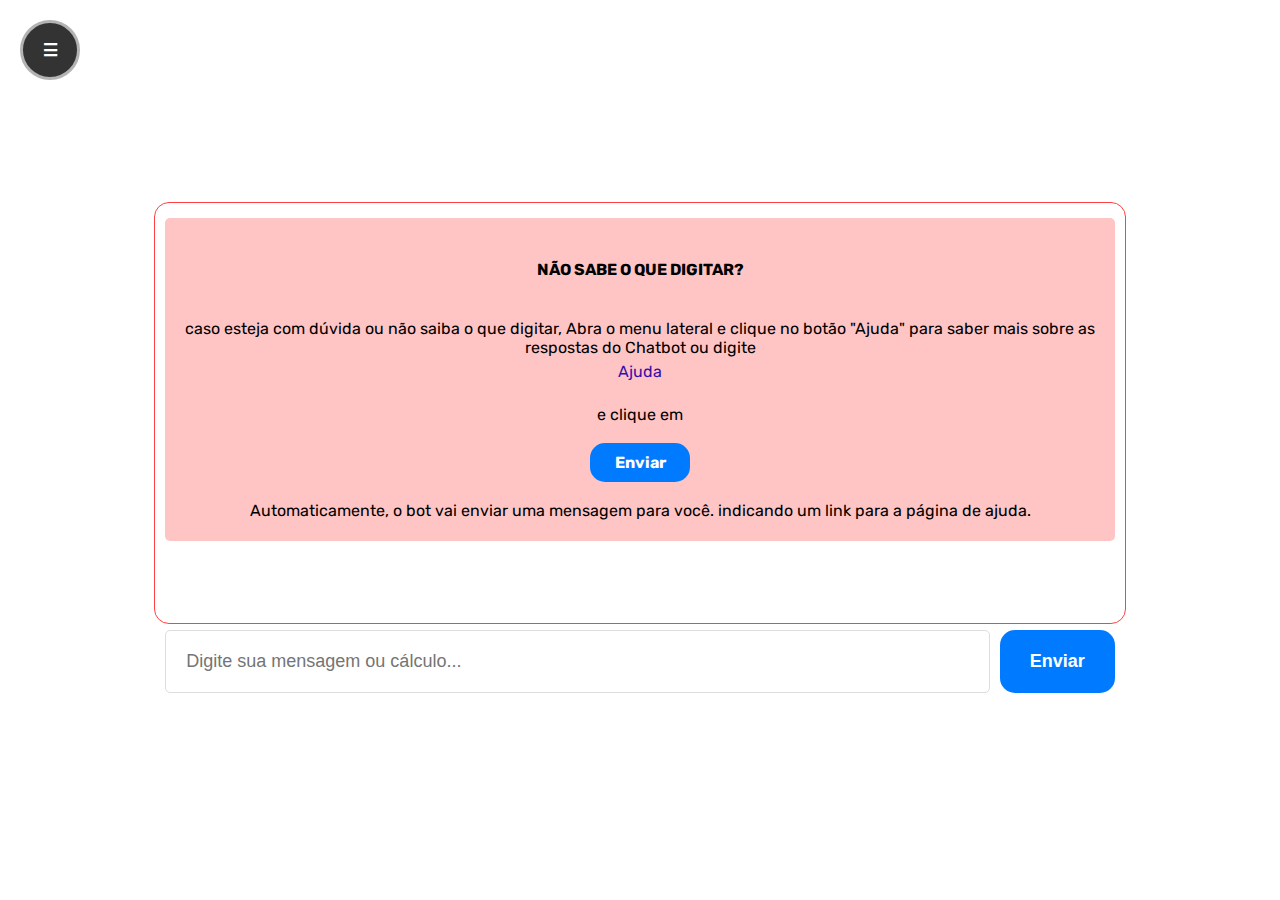
<file: index.html>
<!DOCTYPE html>
<html lang="pt-br">
<head>
    <meta charset="UTF-8">
    <meta name="viewport" content="width=device-width, initial-scale=1.0">
    <link rel="stylesheet" href="styles/chatbot_basico_estilo.css">
    <link rel="stylesheet" href="chatbot-tools/light&dark-mode/ldm_estilo.css">
    <link rel="stylesheet" href="chatbot-tools/sidebar/sidebar_estilo.css">
    <link rel="stylesheet" href="styles/media_style.css">
    <link rel="stylesheet" href="chatbot-tools/load/loading-spin.css">
    <link rel="stylesheet" href="chatbot-tools/tabs/tab_style.css">
    <link rel="stylesheet" href="chatbot-numerico-files/styles/chatbot_numerico_estilo.css">
    <link rel="stylesheet" href="chatbot-numerico-files/tabs/chatnum_estilo_tab.css">
    <link rel="stylesheet" href="chatbot-numerico-files/styles/media_style.css">
    <link rel="shortcut icon" href="chatbot_img/bot_icon-chatbot_basico-high-resolution-logo-transparent.png" type="image/x-icon">

    <title>Chatbot Básico</title>

    <link rel="preconnect" href="https://fonts.googleapis.com">
    <link rel="preconnect" href="https://fonts.gstatic.com" crossorigin>
    <link href="https://fonts.googleapis.com/css2?family=Fira+Sans:ital,wght@0,100;0,200;0,300;0,400;0,500;0,600;0,700;0,800;0,900;1,100;1,200;1,300;1,400;1,500;1,600;1,700;1,800;1,900&family=Noto+Sans:ital,wght@0,100..900;1,100..900&family=Rubik:ital,wght@0,300..900;1,300..900&family=Smooch+Sans:wght@100..900&display=swap" rel="stylesheet">
</head>
<body> 

<!-- Botão de ocultar/mostrar menu lateral -->
<button id="toggleBtn">☰</button> 


<!-- Menu lateral -->

<div class="sidebar hidden" id="sidebar">

    <div class="tab">
        <button class="tablinks" onclick="openTab(event, 'Aba1')" id="defaultOpen"><img src="chatbot-numerico-files/img/bot_icon-chatbot_basico-high-resolution-logo-transparent.png" alt="chatbot basico" id="img-tab1"><p>Chatbot Básico</p></button>
        <button class="tablinks" onclick="openTab(event, 'Aba2')"><img src="chatbot-numerico-files/img/bot_icon-chatbot_conversor-high-resolution-logo-transparent.png" alt="chatbot numerico" id="img-tab1"><p>Chatbot Numérico</p></button>
    </div>
    
    <div id="color-btn-area">
        <button class="color-btn" style="background-color: #ffffff;" onclick="modoClaro()">Modo Claro</button>
        <button class="color-btn" style="background-color: #191919; color: white;" onclick="modoEscuro()">Modo Escuro</button>
    </div>

    <hr style="background-color: #a0a0a0;">

    <ul>
        <li><a href="ajuda/" id="help-btn" rel="noopener noreferrer" target="_blank">Ajuda</a></li>
    </ul>

    <ul>
        <li><a href="notas-tecnicas-chatbot-v02.html" target="_blank" rel="noopener noreferrer" class="novidades-btn">Novidades</a></li>
    </ul>

    <p><strong>Versão:</strong> 0.2</p>
</div>


<!-- Conteúdo principal (Chatbot Básico e Chatbot Numérico)-->

<div class="content" id="content">

    <!-- Chatbot Básico -->
    <div id="Aba1" class="tab-content">

    <div id="chat-window">

    <div id="notification"></div>    

    </div>
    
    <div id="input-area">
        <input type="text" id="user-input" placeholder="Digite sua mensagem ou cálculo...">
        <button id="send-btn" aria-label="Enviar">Enviar</button>
    </div>
    </div>

    <!-- Chatbot Numérico-->

    <div id="Aba2" class="tab-content">
        
            <div class="tab-convert">
                <button style="border: 1px solid #00ff8c; border-bottom-left-radius: 15px; border-top-left-radius: 15px;" class="tablinks-1" onclick="abaChatnum(event, 'Aba3')" id="defaultOpen2"><img src="chatbot-numerico-files/img/division-with-remainder-high-resolution-logo-transparent.png" alt="divisao com resto" id="img-divisao-com-resto">Divisão com resto</button>
                <button style="border: 1px solid #00ff8c; border-bottom-right-radius: 15px; border-top-right-radius: 15px;" class="tablinks-1" onclick="abaChatnum(event, 'Aba4')"><img src="chatbot-numerico-files/img/binary-icon-high-resolution-logo-transparent.png" alt="conversao de bases" id="img-conversao-de-bases">Conversão de bases</button>
            </div>

            <!-- Chatbot Numérico (modo: divisão com resto)-->

            <div id="Aba3" class="tab-content2">
                <div id="chat-window-2"><b>Modo:</b> Divisão com resto</div>

                <div id="input-area2">
                    <input type="number" id="numerator" placeholder="Dividendo"/>
                    <input type="number" id="denominator" placeholder="Divisor"/>
                    <button id="send-btn-2" onclick="calculate()">Calcular</button>
                 </div>
                <script src="_chatbot-numerico-files/scripts/chatbot_d-remainder_script.js"></script>
            </div>


            <!-- Chatbot Numérico (modo: conversão de bases)-->

            <div id="Aba4" class="tab-content2"> 
                <div id="chat-window-3"><b>Modo:</b> Conversão de bases</div>

                <div id="input-area2">
                    <input type="text" id="user-input-3" placeholder="Digite sua conversão..."/>
                    <button id="send-btn-3">Converter</button>
                </div>
               <script src="_chatbot-numerico-files/scripts/chatbot_convert_n_script.js"></script>
            </div>

    </div>




</div>
    

    <script src="scripts/chatbot_basico_script.js"></script>
    <script src="scripts/bot_response.js"></script>
    <script src="scripts/send.js"></script> 
    <script src="chatbot-tools/tabs/tab_script.js"></script>
    <script src="chatbot-tools/light&dark-mode/ldm_script.js"></script>
    <script src="chatbot-tools/sidebar/sidebar_script.js"></script>
    <script src="chatbot-numerico-files/tabs/chatnum_tab_script.js"></script>
    <script src="js/include.js"></script>
</body>
</html>
</file>
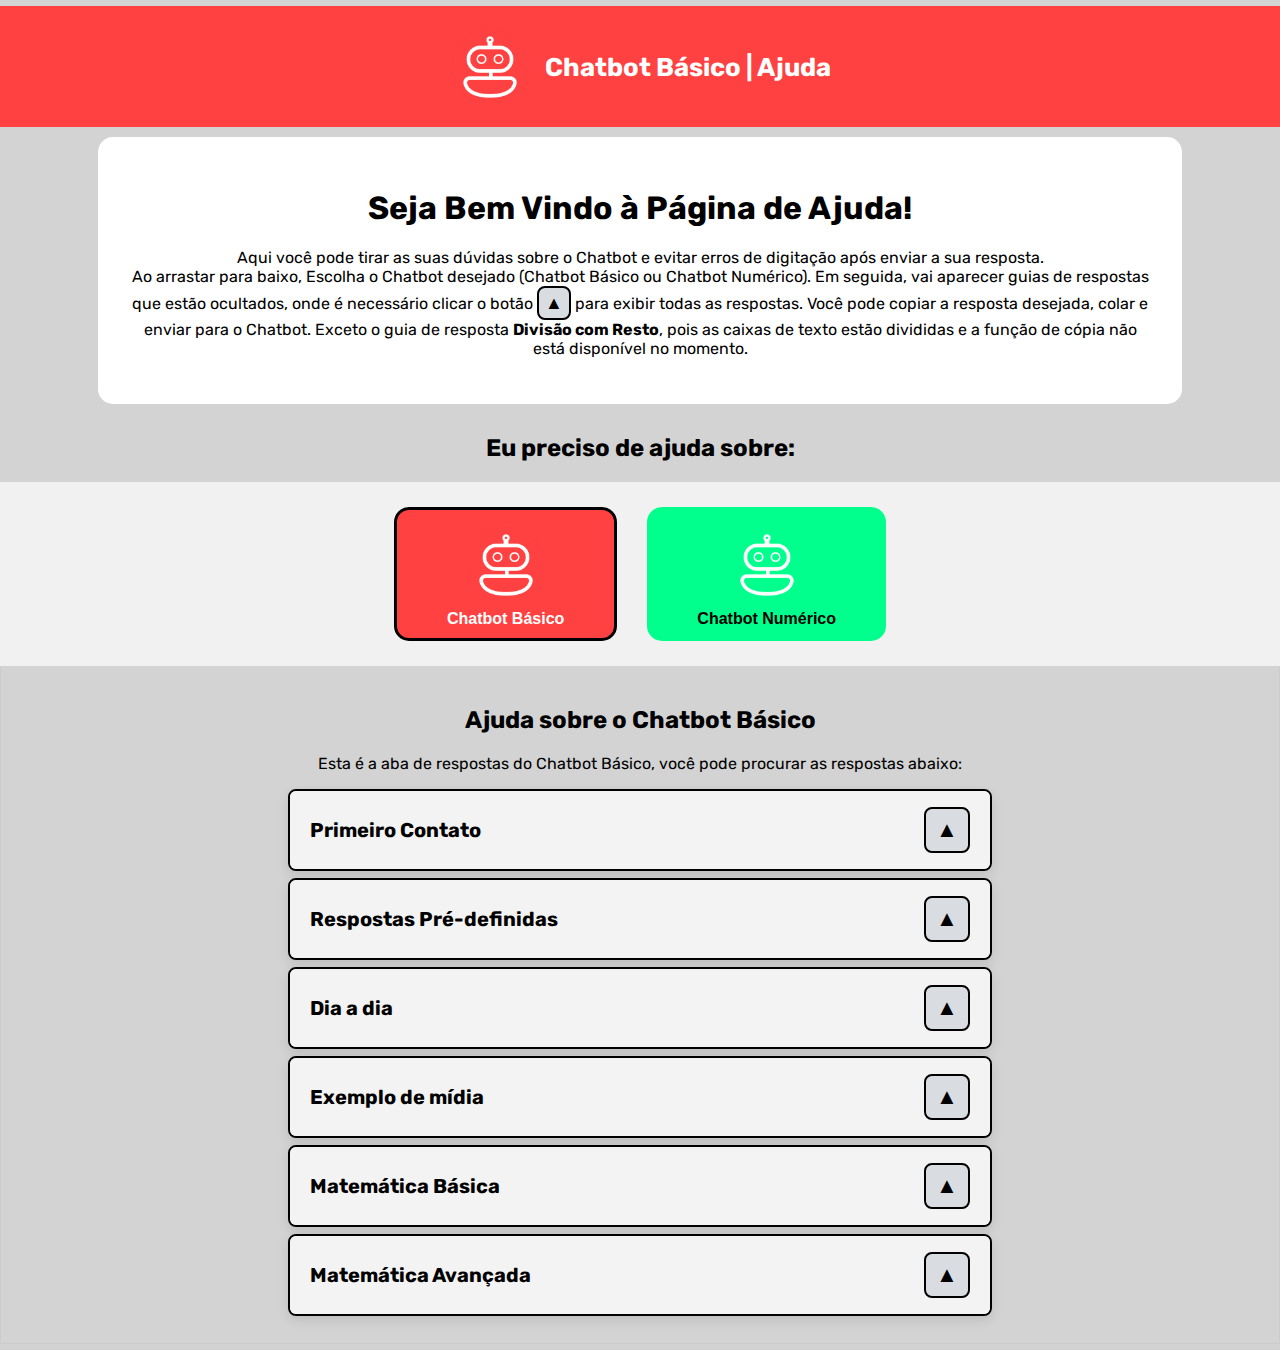
<file: ajuda/index.html>
<!DOCTYPE html>
<html lang="pt-br">
<head>
    <meta charset="UTF-8">
    <meta name="viewport" content="width=device-width, initial-scale=1.0">
    <link rel="stylesheet" href="_chatbot-help-files/chatbot-help_estilo.css">
    <link rel="stylesheet" href="_chatbot-help-files/tabs/tabs_estilo.css">
    <link rel="stylesheet" href="_chatbot-help-files/copytext/text-box_estilo.css">
    <link rel="stylesheet" href="_chatbot-help-files/media_style.css">
    <link rel="stylesheet" href="_chatbot-help-files/menu-accordion/menu-ac_estilo.css">
    <title>Chatbot Básico | Ajuda</title>
    <link rel="shortcut icon" href="_chatbot-help-files/bot_icon-chatbot_basico-high-resolution-logo-transparent.png" type="image/x-icon">
    <link rel="preconnect" href="https://fonts.googleapis.com">
    <link rel="preconnect" href="https://fonts.gstatic.com" crossorigin>
    <link href="https://fonts.googleapis.com/css2?family=Fira+Sans:ital,wght@0,100;0,200;0,300;0,400;0,500;0,600;0,700;0,800;0,900;1,100;1,200;1,300;1,400;1,500;1,600;1,700;1,800;1,900&family=Noto+Sans:ital,wght@0,100..900;1,100..900&family=Rubik:ital,wght@0,300..900;1,300..900&family=Smooch+Sans:wght@100..900&display=swap" rel="stylesheet">
</head>
<body>
    <header>
        <div class="header-content">
            <img src="_chatbot-help-files/bot_icon-chatbot_basico-high-resolution-logo-transparent.png" alt="">
            <p id="header-title">Chatbot Básico | Ajuda</p>
        </div>
    </header>

    <div id="help-content">
        <h1>Seja Bem Vindo à Página de Ajuda!</h1>
        <p>Aqui você pode tirar as suas dúvidas sobre o Chatbot e evitar erros de digitação após enviar a sua resposta.<br>Ao arrastar para baixo, Escolha o Chatbot desejado (Chatbot Básico ou Chatbot Numérico). Em seguida, vai aparecer guias de respostas que estão ocultados, onde é necessário clicar o botão <button class="icone-btn">▲</button> para exibir todas as respostas. Você pode copiar a resposta desejada, colar e enviar para o Chatbot. Exceto o guia de resposta <b>Divisão com Resto</b>, pois as caixas de texto estão divididas e a função de cópia não está disponível no momento.</p>
    </div>

    <h2>Eu preciso de ajuda sobre:</h2>

    <div class="tab">
        <button class="tablinks" onclick="openTab(event, 'Aba1')" id="defaultOpen" style="background-color: #ff4141; color: white; font-weight: bold;"><img src="_chatbot-help-files/bot_icon-chatbot_basico-high-resolution-logo-transparent.png" alt="Ajuda sobre Chatbot Básico" width="80px">Chatbot Básico</button>
        <button class="tablinks" onclick="openTab(event, 'Aba2')" style="background-color: #00ff8c; color: black; font-weight: bold;"><img src="_chatbot-help-files/bot_icon-chatbot_conversor-high-resolution-logo-transparent.png" alt="Ajuda sobre Chatbot Conversor" width="80px">Chatbot Numérico</button>
    </div>

    <!-- Aba Chatbot Básico -->

    <div id="Aba1" class="tab-content">
        <h2>Ajuda sobre o Chatbot Básico</h2>
        <p>Esta é a aba de respostas do Chatbot Básico, você pode procurar as respostas abaixo:</p>

        <div class="center-content">

            <div class="menu" id="menu">
                <div class="menu-header" onclick="toggleMenu()">
                    <span>Primeiro Contato</span>
                    <button class="toggle-btn">▲</button>
                </div>

                <div id="primeiro contato"></div>
            </div>


            <div class="menu" id="menu2">
                <div class="menu-header" onclick="toggleMenu2()">
                    <span>Respostas Pré-definidas</span>
                    <button class="toggle-btn">▲</button>
                </div>

                <div id="respostas predefinidas"></div>
            </div>


            <div class="menu" id="menu3">
                <div class="menu-header" onclick="toggleMenu3()">
                    <span>Dia a dia</span>
                    <button class="toggle-btn">▲</button>
                </div>

                <div id="dia a dia"></div>
            </div>

            <div class="menu" id="menu4">
                <div class="menu-header" onclick="toggleMenu4()">
                    <span>Exemplo de mídia</span>
                    <button class="toggle-btn">▲</button>
                </div>

                <div id="exemplo de midia"></div>
            </div>

            <div class="menu" id="menu5">
                <div class="menu-header" onclick="toggleMenu5()">
                    <span>Matemática Básica</span>
                    <button class="toggle-btn">▲</button>
                </div>

                <div id="matematica basica"></div>
            </div>

            <div class="menu" id="menu6">
                <div class="menu-header" onclick="toggleMenu6()">
                    <span>Matemática Avançada</span>
                    <button class="toggle-btn">▲</button>
                </div>

                <div id="matematica avançada"></div>
            </div>

        </div>

    </div>



    <!-- Aba Chatbot Numérico -->

    <div id="Aba2" class="tab-content">
        <h2>Ajuda sobre o Chatbot Numérico</h2>
        <p>Esta é a aba de respostas do Chatbot Numérico, você pode procurar as respostas abaixo:</p>



        <div class="center-content">

            <div class="menu" id="menu7">
                <div class="menu-header" onclick="toggleMenu7()">
                    <span>Divisão com Resto</span>
                    <button class="toggle-btn">▲</button>
                </div>

                <div id="divisão com resto"></div>
            </div>

            <div class="menu" id="menu8">
                <div class="menu-header" onclick="toggleMenu8()">
                    <span>Conversões de Números</span>
                    <button class="toggle-btn">▲</button>
                </div>

                <div id="conversão de números"></div>
            </div>
    </div>

    <script src="_chatbot-help-files/tabs/tabs_script.js"></script>
    <script src="_chatbot-help-files/copytext/copytext_list0.js"></script>
    <script src="_chatbot-help-files/copytext/copytext_list1.js"></script>
    <script src="_chatbot-help-files/copytext/copytext_list2.js"></script>
    <script src="_chatbot-help-files/copytext/copytext_list3.js"></script>
    <script src="_chatbot-help-files/copytext/copytext_list4.js"></script>
    <script src="_chatbot-help-files/copytext/copytext_list5.js"></script>
    <script src="_chatbot-help-files/copytext/clipboard.js"></script>
    <script src="_chatbot-help-files/menu-accordion/menu-ac_scripts.js"></script>
    <script src="js/include.js"></script>
</body>
</html>
</file>
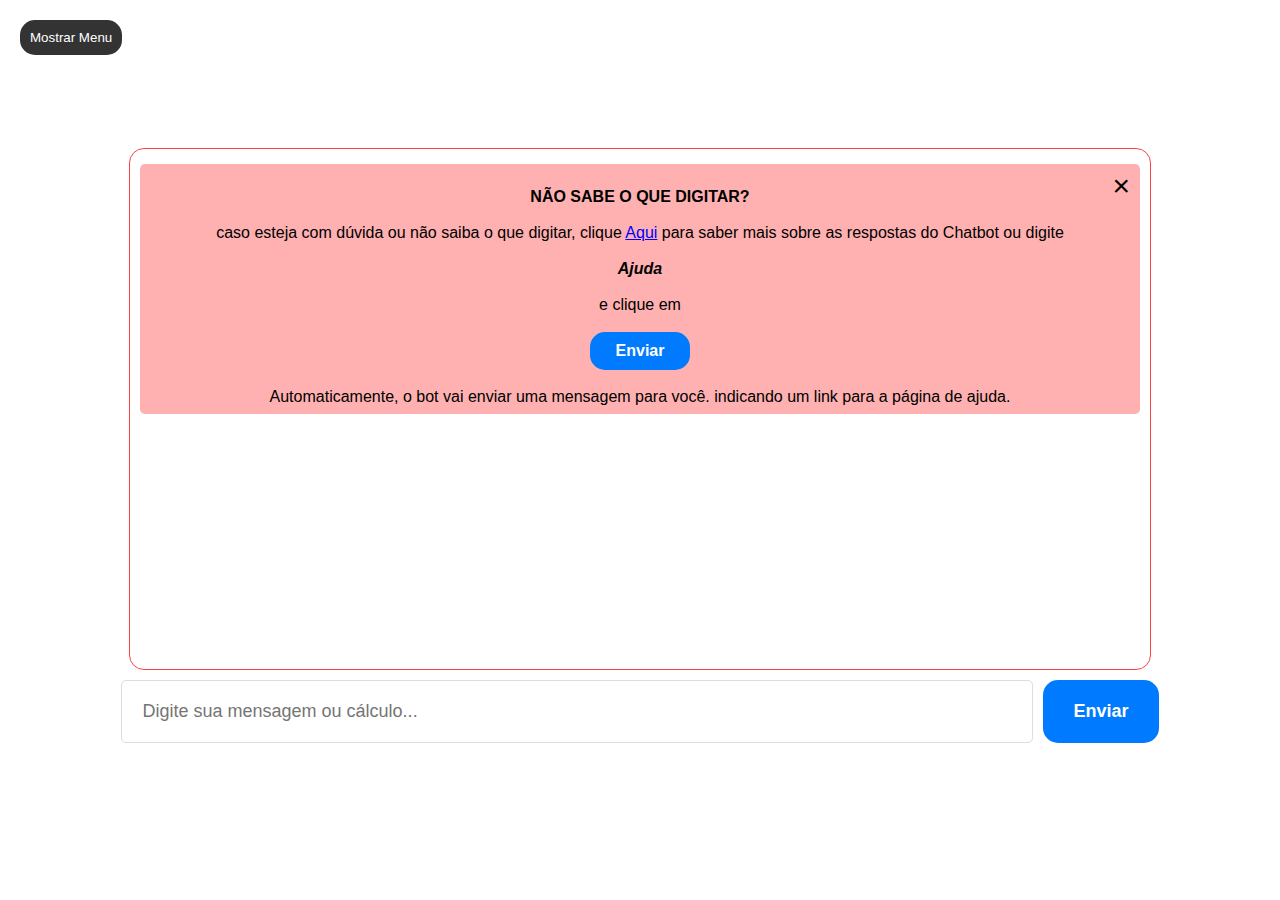
<file: chatbot-basico-main v0.1/index.html>
<!DOCTYPE html>
<html lang="pt-br">
<head>
    <meta charset="UTF-8">
    <meta name="viewport" content="width=device-width, initial-scale=1.0">
    <link rel="stylesheet" href="chatbot_basico_estilo.css">
    <link rel="stylesheet" href="chatbot_tools/light&dark-mode/ldm_estilo.css">
    <link rel="stylesheet" href="chatbot_tools/sidebar/sidebar_estilo.css">
    <link rel="stylesheet" href="media_style.css">
    <link rel="stylesheet" href="chatbot_tools/load/loading-spin.css">
    <link rel="shortcut icon" href="chatbot_img/bot_icon-chatbot_basico-high-resolution-logo-transparent.png" type="image/x-icon">
    
    <title>Chatbot Básico</title>
</head>
<body>

<!-- Botão de ocultar/mostrar menu lateral -->
<button id="toggleBtn">Mostrar Menu</button>

<!-- Menu lateral -->
<div class="sidebar hidden" id="sidebar">
    <ul>
        <li><img src='conversor/chatbot-conversor-files/bot_icon-chatbot_conversor-high-resolution-logo-transparent.png' alt='Exemplo de imagem' width='60px' style="width: 100px;"><a href="conversor/" target="_blank" class="conversor-btn">Chatbot Conversor</a></li>
    </ul>
    <div id="color-btn-area">
        <button class="color-btn" style="background-color: rgb(255, 255, 255);" onclick="modoClaro()">Modo Claro</button>
    <button class="color-btn" style="background-color: rgb(25, 25, 25); color: white;" onclick="modoEscuro()">Modo Escuro</button>
    </div>

    <hr>

    <ul>
        <li><a href="notas-tecnicas-chatbot-v01.html" target="_blank" rel="noopener noreferrer" class="novidades-btn">Novidades</a></li>
    </ul>

    <p><strong>Versão:</strong> 0.1</p>
</div>


    <div id="chat-window">

        <div class="notification"> 
            <span class="close" onclick="this.parentElement.style.display='none'">&times;</span>
            <p><div id="font-bold">NÃO SABE O QUE DIGITAR?</div><br>caso esteja com dúvida ou não saiba o que digitar,
                clique <a href="help/" target="_blank">Aqui</a> para saber mais sobre as
                respostas do Chatbot ou digite<br><br><div id="font-italic" style="font-weight: bold;">Ajuda</div> <br> e clique em 
                <br><br><div id="font-bold" style="background-color: #007bff; padding: 10px; color: white; width: 80px; border-radius: 15px; margin: 0 auto;">Enviar</div>
                <br>Automaticamente, o bot vai enviar uma mensagem para você. indicando um link para a página de ajuda.
        </div></p>

    </div>
    
    <div id="input-area">
        <input type="text" id="user-input" placeholder="Digite sua mensagem ou cálculo...">
        <button id="send-btn" aria-label="Enviar">Enviar</button>
    </div>

    <script src="chatbot_basico_script.js"></script>
    <script src="bot_response.js"></script>
    <script src="send.js"></script> 
    <script src="chatbot_tools/light&dark-mode/ldm_script.js"></script>
    <script src="chatbot_tools/sidebar/sidebar_script.js"></script>
</body>
</html>
</file>
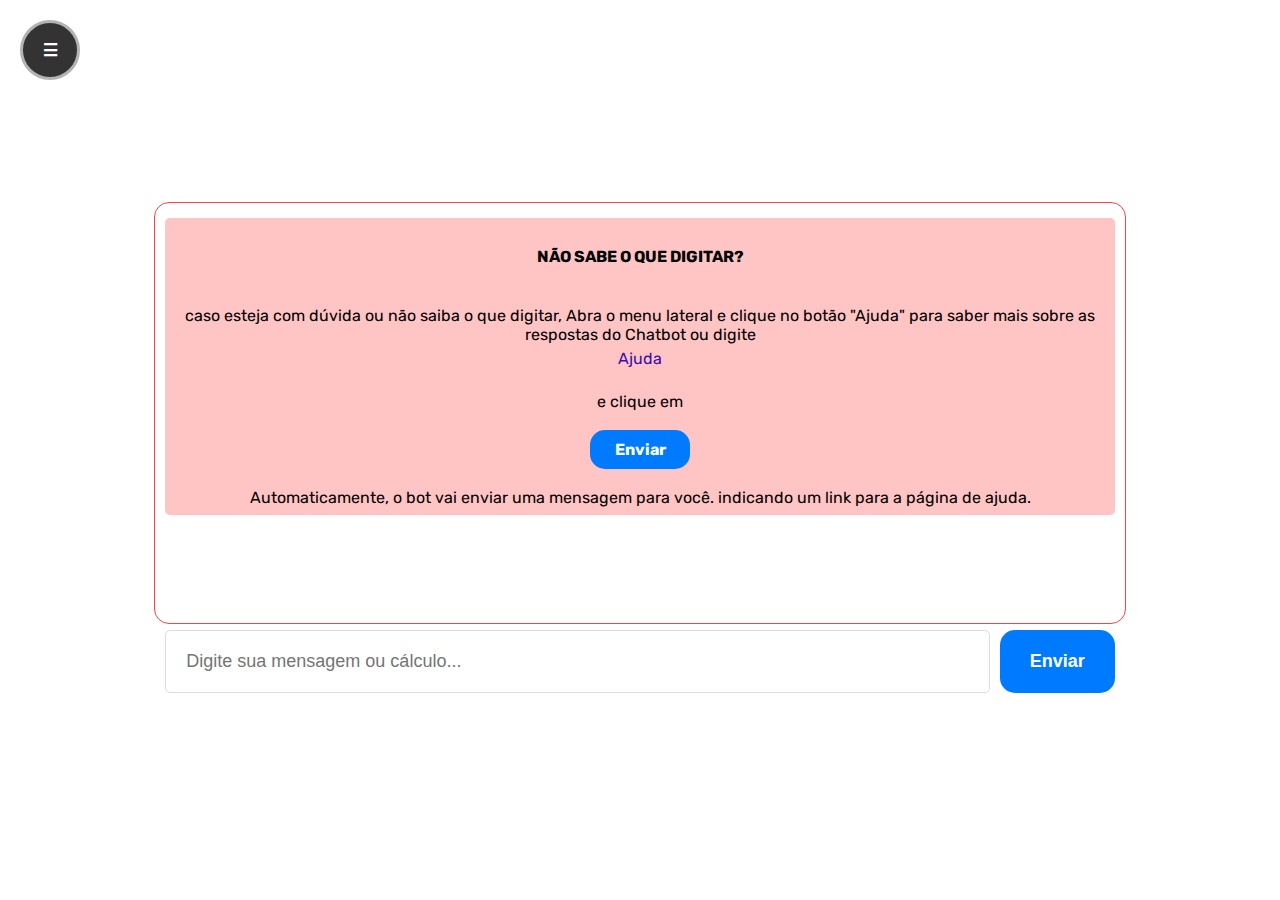
<file: chatbot-basico-main_atualizacao/index.html>
<!DOCTYPE html>
<html lang="pt-br">
<head>
    <meta charset="UTF-8">
    <meta name="viewport" content="width=device-width, initial-scale=1.0">
    <link rel="stylesheet" href="_styles/chatbot_basico_estilo.css">
    <link rel="stylesheet" href="_chatbot-tools/light&dark-mode/ldm_estilo.css">
    <link rel="stylesheet" href="_chatbot-tools/sidebar/sidebar_estilo.css">
    <link rel="stylesheet" href="_styles/media_style.css">
    <link rel="stylesheet" href="_chatbot-tools/load/loading-spin.css">
    <link rel="stylesheet" href="_chatbot-tools/tabs/tab_style.css">
    <link rel="stylesheet" href="_chatbot-numerico-files/styles/chatbot_numerico_estilo.css">
    <link rel="stylesheet" href="_chatbot-numerico-files/tabs/chatnum_estilo_tab.css">
    <link rel="stylesheet" href="_chatbot-numerico-files/styles/media_style.css">
    <link rel="shortcut icon" href="chatbot_img/bot_icon-chatbot_basico-high-resolution-logo-transparent.png" type="image/x-icon">

    <title>Chatbot Básico</title>

    <link rel="preconnect" href="https://fonts.googleapis.com">
    <link rel="preconnect" href="https://fonts.gstatic.com" crossorigin>
    <link href="https://fonts.googleapis.com/css2?family=Fira+Sans:ital,wght@0,100;0,200;0,300;0,400;0,500;0,600;0,700;0,800;0,900;1,100;1,200;1,300;1,400;1,500;1,600;1,700;1,800;1,900&family=Noto+Sans:ital,wght@0,100..900;1,100..900&family=Rubik:ital,wght@0,300..900;1,300..900&family=Smooch+Sans:wght@100..900&display=swap" rel="stylesheet">
</head>
<body> 

<!-- Botão de ocultar/mostrar menu lateral -->
<button id="toggleBtn">☰</button> 


<!-- Menu lateral -->

<div class="sidebar hidden" id="sidebar">

    <div class="tab">
        <button class="tablinks" onclick="openTab(event, 'Aba1')" id="defaultOpen"><img src="_chatbot-numerico-files/img/bot_icon-chatbot_basico-high-resolution-logo-transparent.png" alt="chatbot basico" id="img-tab1"><p>Chatbot Básico</p></button>
        <button class="tablinks" onclick="openTab(event, 'Aba2')"><img src="_chatbot-numerico-files/img/bot_icon-chatbot_conversor-high-resolution-logo-transparent.png" alt="chatbot numerico" id="img-tab1"><p>Chatbot Numérico</p></button>
    </div>
    
    <div id="color-btn-area">
        <button class="color-btn" style="background-color: #ffffff;" onclick="modoClaro()">Modo Claro</button>
        <button class="color-btn" style="background-color: #191919; color: white;" onclick="modoEscuro()">Modo Escuro</button>
    </div>

    <hr style="background-color: #a0a0a0;">

    <ul>
        <li><a href="ajuda/" id="help-btn" rel="noopener noreferrer" target="_blank">Ajuda</a></li>
    </ul>

    <ul>
        <li><a href="notas-tecnicas-chatbot-v02.html" target="_blank" rel="noopener noreferrer" class="novidades-btn">Novidades</a></li>
    </ul>

    <p><strong>Versão:</strong> 0.2</p>
</div>


<!-- Conteúdo principal (Chatbot Básico e Chatbot Numérico)-->

<div class="content" id="content">

    <!-- Chatbot Básico -->
    <div id="Aba1" class="tab-content">

        <div id="chat-window">

        <div id="notification"> 
            <h4 id="font-bold">NÃO SABE O QUE DIGITAR?</h4><br>caso esteja com dúvida ou não saiba o que digitar, Abra o menu lateral e clique no botão "Ajuda" para saber mais sobre as
                respostas do Chatbot ou digite <p class="tooltip-item" onclick="digiteAjuda('Ajuda')">Ajuda</p> <br> e clique em 
                <br><br><div id="font-bold" style="background-color: #007bff; padding: 10px; color: white; width: 80px; border-radius: 15px; margin: 0 auto; cursor:cell;">Enviar</div>
                <br>Automaticamente, o bot vai enviar uma mensagem para você. indicando um link para a página de ajuda.
        </div>

    </div>
    
    <div id="input-area">
        <input type="text" id="user-input" placeholder="Digite sua mensagem ou cálculo...">
        <button id="send-btn" aria-label="Enviar">Enviar</button>
    </div>
    </div>

    <!-- Chatbot Numérico-->

    <div id="Aba2" class="tab-content">
        
            <div class="tab-convert">
                <button style="border: 1px solid #00ff8c; border-bottom-left-radius: 15px; border-top-left-radius: 15px;" class="tablinks-1" onclick="abaChatnum(event, 'Aba3')" id="defaultOpen2"><img src="_chatbot-numerico-files/img/division-with-remainder-high-resolution-logo-transparent.png" alt="divisao com resto" id="img-divisao-com-resto">Divisão com resto</button>
                <button style="border: 1px solid #00ff8c; border-bottom-right-radius: 15px; border-top-right-radius: 15px;" class="tablinks-1" onclick="abaChatnum(event, 'Aba4')"><img src="_chatbot-numerico-files/img/binary-icon-high-resolution-logo-transparent.png" alt="conversao de bases" id="img-conversao-de-bases">Conversão de bases</button>
            </div>

            <!-- Chatbot Numérico (modo: divisão com resto)-->

            <div id="Aba3" class="tab-content2">
                <div id="chat-window-2"><b>Modo:</b> Divisão com resto</div>

                <div id="input-area2">
                    <input type="number" id="numerator" placeholder="Dividendo"/>
                    <input type="number" id="denominator" placeholder="Divisor"/>
                    <button id="send-btn-2" onclick="calculate()">Calcular</button>
                 </div>
                <script src="_chatbot-numerico-files/scripts/chatbot_d-remainder_script.js"></script>
            </div>


            <!-- Chatbot Numérico (modo: conversão de bases)-->

            <div id="Aba4" class="tab-content2"> 
                <div id="chat-window-3"><b>Modo:</b> Conversão de bases</div>

                <div id="input-area2">
                    <input type="text" id="user-input-3" placeholder="Digite sua conversão..."/>
                    <button id="send-btn-3">Converter</button>
                </div>
               <script src="_chatbot-numerico-files/scripts/chatbot_convert_n_script.js"></script>
            </div>

    </div>




</div>
    

    <script src="_scripts/chatbot_basico_script.js"></script>
    <script src="_scripts/bot_response.js"></script>
    <script src="_scripts/send.js"></script> 
    <script src="_chatbot-tools/tabs/tab_script.js"></script>
    <script src="_chatbot-tools/light&dark-mode/ldm_script.js"></script>
    <script src="_chatbot-tools/sidebar/sidebar_script.js"></script>
    <script src="_chatbot-numerico-files/tabs/chatnum_tab_script.js"></script>
</body>
</html>
</file>
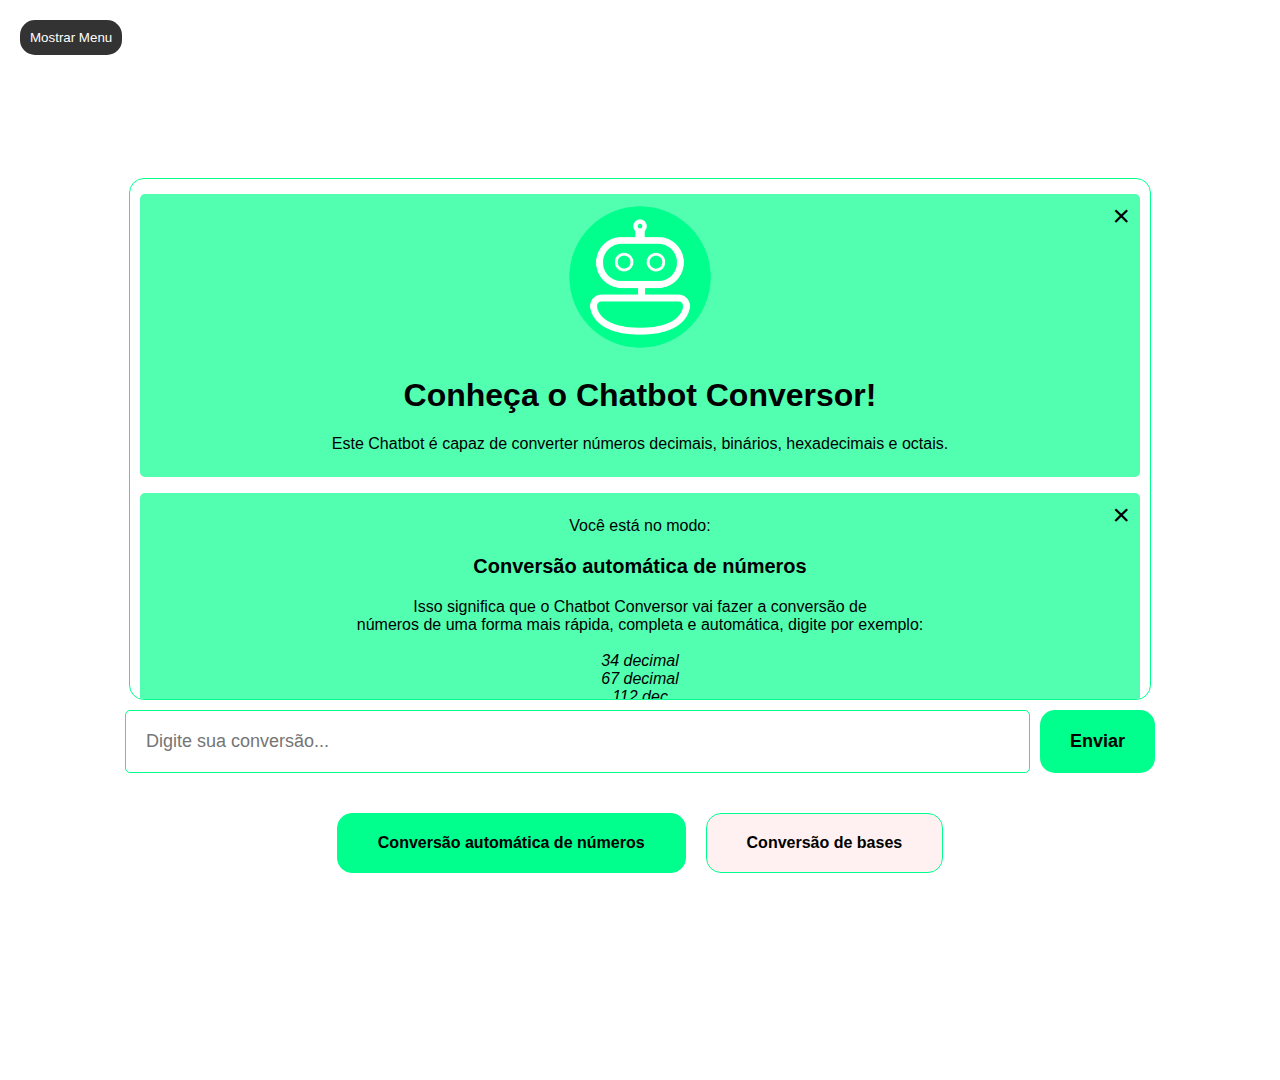
<file: conversor/index.html>
<!DOCTYPE html>
<html lang="pt-br">
<head>
    <meta charset="UTF-8">
    <meta name="viewport" content="width=device-width, initial-scale=1.0">
    <link rel="stylesheet" href="chatbot-conversor-files/chatbot_conversor_estilo.css">
    <link rel="stylesheet" href="chatbot-conversor-files/tabs/chatconv_estilo_tab.css">
    <link rel="stylesheet" href="chatbot-conversor-files/light&dark-mode/ldm_estilo.css">
    <link rel="stylesheet" href="chatbot-conversor-files/media_style.css">
    <link rel="stylesheet" href="chatbot-conversor-files/sidebar/sidebar_estilo.css">
    <link rel="stylesheet" href="chatbot-conversor-files/load/loading-spin.css">
    <link rel="shortcut icon" href="chatbot-conversor-files/bot_icon-chatbot_conversor-high-resolution-logo-transparent.png" type="image/x-icon">
    <title>Chatbot Conversor</title>
</head>
<body>
    
    <!-- Botão de ocultar/mostrar menu lateral -->
<button id="toggleBtn">Mostrar Menu</button>

<!-- Menu lateral -->
<div class="sidebar hidden" id="sidebar">
    <ul>
        <li><img src='chatbot-conversor-files/bot_icon-chatbot_basico-high-resolution-logo-transparent.png' alt='Ir para Chatbot Básico' width='80px'><a href="https://pealvesilva.github.io/chatbot-basico/" target="_blank" class="chatbot-basico-btn">Chatbot Básico</a></li>
    </ul>
    <div id="color-btn-area">
        <button class="color-btn" style="background-color: rgb(255, 255, 255);" onclick="modoClaro()">Modo Claro</button>
    <button class="color-btn" style="background-color: rgb(25, 25, 25); color: white;" onclick="modoEscuro()">Modo Escuro</button>
    </div>

    <hr>

    <ul>
        <li><a href="notas-tecnicas-chatbot-v01.html" target="_blank" rel="noopener noreferrer" class="novidades-btn">Novidades</a></li>
    </ul>

    <p><strong>Versão:</strong> 0.1</p>
</div>

    <!-- Aba 1: Conversor de números -->
    <div id="Aba1" class="tab-content">
        <div id="chat-window-1">


            <div class="notification"> 
                <span class="close" onclick="this.parentElement.style.display='none'">&times;</span>
                <img src="chatbot-conversor-files/bot_icon-chatbot_conversor-high-resolution-logo-transparent.png" alt="logo chatbot conversor" width="150px">
                <h1>Conheça o Chatbot Conversor!</h1>
                <p>Este Chatbot é capaz de converter números decimais, binários, hexadecimais e octais.</p>
                </div></p>


                <div class="notification" style="list-style: none;"> 
                    <span class="close" onclick="this.parentElement.style.display='none'">&times;</span>
                    <p>Você está no modo:<p id="font-bold" style="font-size: 20px;">Conversão automática de números</p>Isso significa que o Chatbot Conversor
                    vai fazer a conversão de <br>números de uma forma mais rápida, completa e automática, digite por exemplo: <br> <br>
                    <div id="font-italic">
                        <li>34 decimal</li>
                        <li>67 decimal</li>
                        <li>112 dec</li>
                        <li>10 binário</li>
                        <li>1010 binario</li>
                        <li>1101 bin</li>
                        <li>56 hexadecimal</li>
                        <li>78 hex</li>
                        <li>27 octal</li>
                        <li>126 oct</li>
                    </div>
                    <p>Automaticamente, O bot vai enviar uma mensagem para você. trazendo a resposta exata da <br>conversão do número e de todas as bases numéricas de <br> 
                        acordo com o número escolhido.
                    </p></div>


        </div>
        <div id="input-area">
            <input type="text" id="user-input-1" placeholder="Digite sua conversão...">
            <button id="send-btn-1">Enviar</button>
        </div>
        <script src="chatbot-conversor-files/chatbot_convert_n_script.js"></script>
    </div>
    
    <!-- Aba 2: Conversor de bases -->
    <div id="Aba2" class="tab-content">
        <div id="chat-window-2" class="chat-box">


            <div class="notification" style="list-style: none;"> 
                <span class="close" onclick="this.parentElement.style.display='none'">&times;</span>
                <p>Você está no modo:<p id="font-bold" style="font-size: 20px;">Conversão de bases</p>Isso significa que o Chatbot Conversor
                vai fazer a conversão de <br>números de uma forma mais objetiva, exata e automática, digite por exemplo: <br> <br>
                <div id="font-italic">
                    <li>42 de decimal para binário</li>
                    <li>71 de decimal para hexadecimal</li>
                    <li>149 de decimal para octal</li>
                    <li>101 de binario para decimal</li>
                    <li>1110010 de binário para octal</li>
                    <li>0011 de binario para hexadecimal</li>
                    <li>93 de hexadecimal para binario</li>
                    <li>55 de hexadecimal para decimal</li>
                    <li>28 de hexadecimal para octal</li>
                    <li>115 de octal para decimal</li>
                    <li>63 de octal para hexadecimal</li>
                    <li>279 de octal para binário</li>
                </div>
                <p>Automaticamente, O bot vai enviar uma mensagem para você. trazendo a resposta exata da <br>conversão do número de acordo com a base escolhida.</p></div>


        </div>
        <div id="input-area">
            <input type="text" id="user-input-2" placeholder="Digite sua conversão...">
            <button id="send-btn-2">Enviar</button>
        </div>
        <script src="chatbot-conversor-files/chatbot_convert_b_script.js"></script>
    </div>
    
    <!-- Navegação entre abas -->
    <div class="tab-convert">
        <button style="border: 1px solid #00ff8c;" class="tablinks" onclick="openTab(event, 'Aba1')" id="defaultOpen">Conversão automática de números</button>
        <button style="border: 1px solid #00ff8c;" class="tablinks" onclick="openTab(event, 'Aba2')">Conversão de bases</button>
    </div>
    
    <script src="chatbot-conversor-files/light&dark-mode/ldm_script.js"></script>
    <script src="chatbot-conversor-files/tabs/chatconv_tab_script.js"></script>
    <script src="chatbot-conversor-files/sidebar/sidebar_script.js"></script>

</body>
</html>
</file>
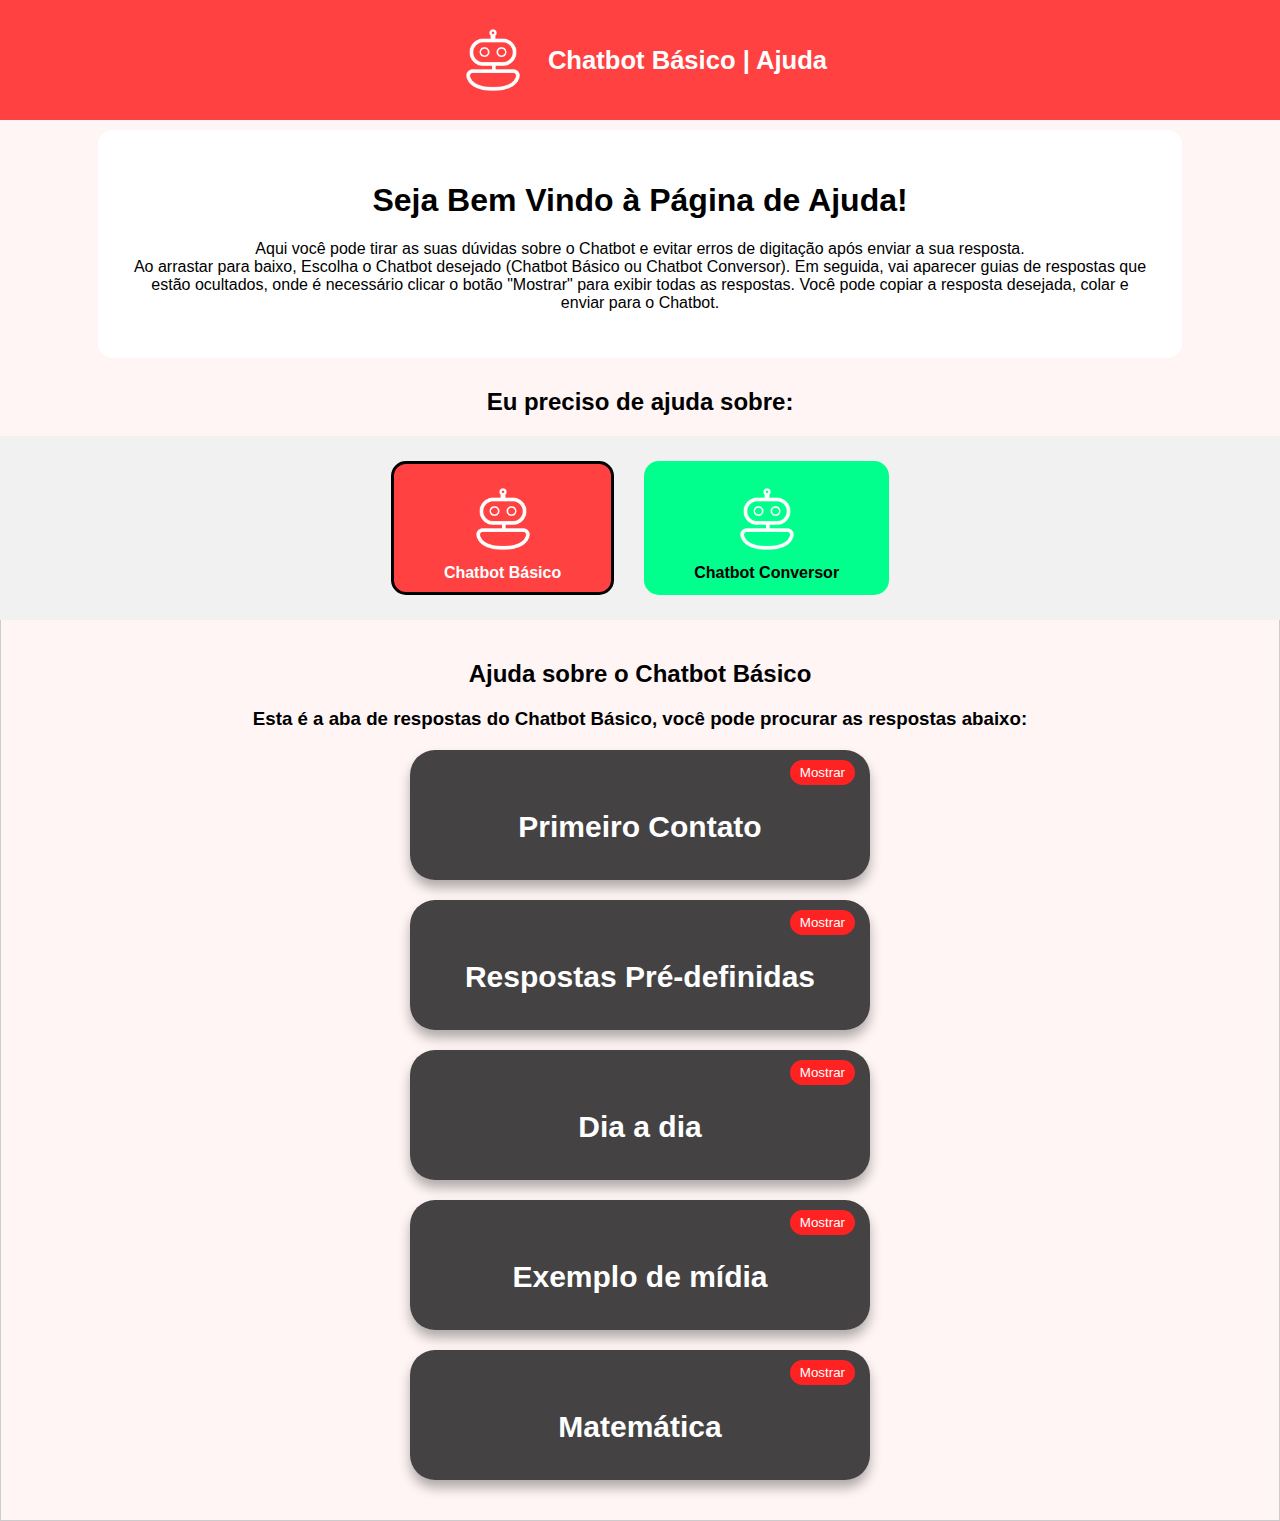
<file: help/index.html>
<!DOCTYPE html>
<html lang="pt-br">
<head>
    <meta charset="UTF-8">
    <meta name="viewport" content="width=device-width, initial-scale=1.0">
    <link rel="stylesheet" href="chatbot-help-files/chatbot-help_estilo.css">
    <link rel="stylesheet" href="chatbot-help-files/tabs/tabs_estilo.css">
    <link rel="stylesheet" href="chatbot-help-files/hud/hud_estilo.css">
    <link rel="stylesheet" href="chatbot-help-files/copytext/text-box_estilo.css">
    <link rel="stylesheet" href="chatbot-help-files/media_style.css">
    <link rel="shortcut icon" href="chatbot-img/bot_icon-chatbot_basico-high-resolution-logo-transparent.png" type="image/x-icon">
    <title>Chatbot Básico | Ajuda</title>
</head>
<body>
    <header>
        <img src="chatbot-help-files/bot_icon-chatbot_basico-high-resolution-logo-transparent.png" alt="">
        <p id="header-title">Chatbot Básico | Ajuda</p>
    </header>

    <div id="help-content">
        <h1>Seja Bem Vindo à Página de Ajuda!</h1>
        <p>Aqui você pode tirar as suas dúvidas sobre o Chatbot e evitar erros de digitação após enviar a sua resposta.<br>Ao arrastar para baixo, Escolha o Chatbot desejado (Chatbot Básico ou Chatbot Conversor). Em seguida, vai aparecer guias de respostas que estão ocultados, onde é necessário clicar o botão "Mostrar" para exibir todas as respostas. Você pode copiar a resposta desejada, colar e enviar para o Chatbot.</p>
    </div>

    <h2>Eu preciso de ajuda sobre:</h2>

    <div class="tab">
        <button class="tablinks" onclick="openTab(event, 'Aba1')" id="defaultOpen" style="background-color: #ff4141; color: white; font-weight: bold;"><img src="chatbot-help-files/bot_icon-chatbot_basico-high-resolution-logo-transparent.png" alt="Ajuda sobre Chatbot Básico" width="80px">Chatbot Básico</button>
        <button class="tablinks" onclick="openTab(event, 'Aba2')" style="background-color: #00ff8c; color: black; font-weight: bold;"><img src="chatbot-help-files/bot_icon-chatbot_conversor-high-resolution-logo-transparent.png" alt="Ajuda sobre Chatbot Conversor" width="80px">Chatbot Conversor</button>
    </div>

    <div id="Aba1" class="tab-content">
        <h2>Ajuda sobre o Chatbot Básico</h2>
        <h3>Esta é a aba de respostas do Chatbot Básico, você pode procurar as respostas abaixo:</h3>

        <div class="center-content">

            <div class="hud" id="hudBox0">
                <button id="toggleHudBtn0">Mostrar</button>
                <p id="hud-h2">Primeiro Contato</p>
                <p id="hudText0" style="display: none;">Diga o seu primeiro contato com o Chatbot:</p>

                <div class="container" id="hudContent0" style="display: none;">

                    <div id="text-area">
                        <div class="text-box" id="text-to-copy-001">oi</div>
                        <div class="button1" onclick="copyText001()">Copiar</div>
                    </div>

                    <div id="text-area">
                        <div class="text-box" id="text-to-copy-002">olá</div>
                        <div class="button1" onclick="copyText002()">Copiar</div>
                    </div>

                    <div id="text-area">
                        <div class="text-box" id="text-to-copy-003">qual é o seu nome?</div>
                        <div class="button1" onclick="copyText003()">Copiar</div>
                    </div>

                    <div id="text-area">
                        <div class="text-box" id="text-to-copy-004">como você está?</div>
                        <div class="button1" onclick="copyText004()">Copiar</div>
                    </div>

                    <div id="text-area">
                        <div class="text-box" id="text-to-copy-005">ajuda</div>
                        <div class="button1" onclick="copyText005()">Copiar</div>
                    </div>

                    <div id="text-area">
                        <div class="text-box" id="text-to-copy-006">conversor</div>
                        <div class="button1" onclick="copyText006()">Copiar</div>
                    </div>

                    <div id="text-area">
                        <div class="text-box" id="text-to-copy-007">quem criou você?</div>
                        <div class="button1" onclick="copyText007()">Copiar</div>
                    </div>

                    
                </div>
            </div>

            <div class="hud" id="hudBox1">
                <button id="toggleHudBtn1">Mostrar</button> <!-- Inicia como "Mostrar" -->
                <p id="hud-h2">Respostas Pré-definidas</p>
                <p id="hudText1" style="display: none;">Veja o que o chatbot é capaz de dar as suas respostas:</p>
                
                <div class="container" id="hudContent1" style="display: none;">

                    <div id="text-area">
                        <div class="text-box" id="text-to-copy1">Ciência</div>
                        <div class="button1" onclick="copyText1()">Copiar</div>
                    </div>

                    <div id="text-area">
                        <div class="text-box" id="text-to-copy2">Tecnologia</div>
                        <div class="button1" onclick="copyText2()">Copiar</div>
                    </div>

                    <div id="text-area">
                        <div class="text-box" id="text-to-copy3">Moda</div>
                        <div class="button1" onclick="copyText3()">Copiar</div>
                    </div>

                    <div id="text-area">
                        <div class="text-box" id="text-to-copy4">Esporte</div>
                        <div class="button1" onclick="copyText4()">Copiar</div>
                    </div>

                    <div id="text-area">
                        <div class="text-box" id="text-to-copy5">Educação</div>
                        <div class="button1" onclick="copyText5()">Copiar</div>
                    </div>
                    
                    <div id="text-area">
                        <div class="text-box" id="text-to-copy6">Saúde</div>
                        <div class="button1" onclick="copyText6()">Copiar</div>
                    </div>

                    <div id="text-area">
                        <div class="text-box" id="text-to-copy7">Música</div>
                        <div class="button1" onclick="copyText7()">Copiar</div>
                    </div>

                    <div id="text-area">
                        <div class="text-box" id="text-to-copy8">Livro</div>
                        <div class="button1" onclick="copyText8()">Copiar</div>
                    </div>

                    <div id="text-area">
                        <div class="text-box" id="text-to-copy9">Filme</div>
                        <div class="button1" onclick="copyText9()">Copiar</div>
                    </div>

                    <div id="text-area">
                        <div class="text-box" id="text-to-copy10">Arte</div>
                        <div class="button1" onclick="copyText10()">Copiar</div>
                    </div>

                    <div id="text-area">
                        <div class="text-box" id="text-to-copy11">História</div>
                        <div class="button1" onclick="copyText11()">Copiar</div>
                    </div>

                    <div id="text-area">
                        <div class="text-box" id="text-to-copy12">Natureza</div>
                        <div class="button1" onclick="copyText12()">Copiar</div>
                    </div>

                    <div id="text-area">
                        <div class="text-box" id="text-to-copy13">Viajar</div>
                        <div class="button1" onclick="copyText13()">Copiar</div>
                    </div>

                    <div id="text-area">
                        <div class="text-box" id="text-to-copy14">Alimentação</div>
                        <div class="button1" onclick="copyText14()">Copiar</div>
                    </div>

                    <div id="text-area">
                        <div class="text-box" id="text-to-copy15">Clima</div>
                        <div class="button1" onclick="copyText15()">Copiar</div>
                    </div>

                    <div id="text-area">
                        <div class="text-box" id="text-to-copy16">Internet</div>
                        <div class="button1" onclick="copyText16()">Copiar</div>
                    </div>

                    <div id="text-area">
                        <div class="text-box" id="text-to-copy17">Astronomia</div>
                        <div class="button1" onclick="copyText17()">Copiar</div>
                    </div>

                    <div id="text-area">
                        <div class="text-box" id="text-to-copy18">Filosofia</div>
                        <div class="button1" onclick="copyText18()">Copiar</div>
                    </div>

                    <div id="text-area">
                        <div class="text-box" id="text-to-copy19">Religião</div>
                        <div class="button1" onclick="copyText19()">Copiar</div>
                    </div>

                    <div id="text-area">
                        <div class="text-box" id="text-to-copy20">Meditação</div>
                        <div class="button1" onclick="copyText20()">Copiar</div>
                    </div>

                    <div id="text-area">
                        <div class="text-box" id="text-to-copy21">Teatro</div>
                        <div class="button1" onclick="copyText21()">Copiar</div>
                    </div>

                </div>
            </div>

            <div class="hud" id="hudBox2">
                <button id="toggleHudBtn2">Mostrar</button>
                <p id="hud-h2">Dia a dia</p>
                <p id="hudText2" style="display: none;">O chatbot é capaz de responder a data e o horário, Digite ou copie o exemplo das respostas abaixo:</p>

                <div class="container" id="hudContent2" style="display: none;">

                    <div id="text-area">
                        <div class="text-box" id="text-to-copy-A">Horário</div>
                        <div class="button1" onclick="copyTextA()">Copiar</div>
                    </div>
    
                    <div id="text-area">
                        <div class="text-box" id="text-to-copy-B">Que horas são?</div>
                        <div class="button1" onclick="copyTextB()">Copiar</div>
                    </div>
    
                    <div id="text-area">
                        <div class="text-box" id="text-to-copy-C">Data</div>
                        <div class="button1" onclick="copyTextC()">Copiar</div>
                    </div>
    
                    <div id="text-area">
                        <div class="text-box" id="text-to-copy-D">Que dia é hoje?</div>
                        <div class="button1" onclick="copyTextD()">Copiar</div>
                    </div>

                </div>
                

            </div>

            <div class="hud" id="hudBox3">
                <button id="toggleHudBtn3">Mostrar</button>
                <p id="hud-h2">Exemplo de mídia</p>
                <p id="hudText3" style="display: none;">O Chatbot fornece um exemplo de imagem e vídeo:</p>

                <div class="container" id="hudContent3" style="display: none;">

                    <div id="text-area">
                        <div class="text-box" id="text-to-copy-M1">Imagem</div>
                        <div class="button1" onclick="copyTextM1()">Copiar</div>
                    </div>

                    <div id="text-area">
                        <div class="text-box" id="text-to-copy-M2">Vídeo</div>
                        <div class="button1" onclick="copyTextM2()">Copiar</div>
                    </div>

                </div>

            </div>

            <div class="hud" id="hudBox4">
                <button id="toggleHudBtn4">Mostrar</button>
                <p id="hud-h2">Matemática</p>
                <p id="hudText4" style="display: none;">O Chatbot é capaz de fazer cálculos e expressões matemáticas, Digite ou copie as respostas abaixo:</p>

                <div class="container" id="hudContent4" style="display: none;">

                    <p id="super-h1">Operações</p>
                    <h1>Digite por exemplo:</h1>

                    <h2>Adição</h2>

                    <div id="text-area">
                        <div class="text-box" id="text-to-copy-01">2+2</div>
                        <div class="button1" onclick="copyText01()">Copiar</div>
                    </div>

                    <div id="text-area">
                        <div class="text-box" id="text-to-copy-02">8+4</div>
                        <div class="button1" onclick="copyText02()">Copiar</div>
                    </div>

                    <div id="text-area">
                        <div class="text-box" id="text-to-copy-03">9+13</div>
                        <div class="button1" onclick="copyText03()">Copiar</div>
                    </div>

                    <h2>Subtração</h2>

                    <div id="text-area">
                        <div class="text-box" id="text-to-copy-04">7-3</div>
                        <div class="button1" onclick="copyText04()">Copiar</div>
                    </div>

                    <div id="text-area">
                        <div class="text-box" id="text-to-copy-05">14-6</div>
                        <div class="button1" onclick="copyText05()">Copiar</div>
                    </div>

                    <div id="text-area">
                        <div class="text-box" id="text-to-copy-06">5-6</div>
                        <div class="button1" onclick="copyText06()">Copiar</div>
                    </div>

                    <h2>Multiplicação</h2>

                    <div id="text-area">
                        <div class="text-box" id="text-to-copy-07">2*4</div>
                        <div class="button1" onclick="copyText07()">Copiar</div>
                    </div>

                    <div id="text-area">
                        <div class="text-box" id="text-to-copy-08">18*5</div>
                        <div class="button1" onclick="copyText08()">Copiar</div>
                    </div>

                    <div id="text-area">
                        <div class="text-box" id="text-to-copy-09">7*7</div>
                        <div class="button1" onclick="copyText09()">Copiar</div>
                    </div>

                    <h2>Divisão</h2>

                    <div id="text-area">
                        <div class="text-box" id="text-to-copy-010">4/2</div>
                        <div class="button1" onclick="copyText010()">Copiar</div>
                    </div>

                    <div id="text-area">
                        <div class="text-box" id="text-to-copy-011">17/3</div>
                        <div class="button1" onclick="copyText011()">Copiar</div>
                    </div>

                    <div id="text-area">
                        <div class="text-box" id="text-to-copy-012">4/5</div>
                        <div class="button1" onclick="copyText012()">Copiar</div>
                    </div>



                    <p id="super-h1">Raiz Quadrada</p>
                    <h1>Digite por exemplo:</h1>

                    <div id="text-area">
                        <div class="text-box" id="text-to-copy-01a">raiz quadrada de 4</div>
                        <div class="button1" onclick="copyText01A()">Copiar</div>
                    </div>

                    <div id="text-area">
                        <div class="text-box" id="text-to-copy-02a">raiz quadrada de 49</div>
                        <div class="button1" onclick="copyText02A()">Copiar</div>
                    </div>

                    <div id="text-area">
                        <div class="text-box" id="text-to-copy-03a">raiz quadrada de 68</div>
                        <div class="button1" onclick="copyText03A()">Copiar</div>
                    </div>

                    <h3>Você também pode digitar:</h3>

                    <div id="text-area">
                        <div class="text-box" id="text-to-copy-04a">raiz de 45</div>
                        <div class="button1" onclick="copyText04A()">Copiar</div>
                    </div>

                    <div id="text-area">
                        <div class="text-box" id="text-to-copy-05a">raiz de 110</div>
                        <div class="button1" onclick="copyText05A()">Copiar</div>
                    </div>

                    <div id="text-area">
                        <div class="text-box" id="text-to-copy-06a">raiz de 89</div>
                        <div class="button1" onclick="copyText06A()">Copiar</div>
                    </div>

                    <p id="super-h1">Trigonometria</p>

                    <h1>Seno</h1>
                    <h2>Digite por exemplo:</h2>

                    <div id="text-area">
                        <div class="text-box" id="text-to-copy-01b">sen 6</div>
                        <div class="button1" onclick="copyText01B()">Copiar</div>
                    </div>

                    <div id="text-area">
                        <div class="text-box" id="text-to-copy-02b">sen 30</div>
                        <div class="button1" onclick="copyText02B()">Copiar</div>
                    </div>

                    <div id="text-area">
                        <div class="text-box" id="text-to-copy-03b">sen 120</div>
                        <div class="button1" onclick="copyText03B()">Copiar</div>
                    </div>

                    <h1>Cosseno</h1>
                    <h2>Digite por exemplo:</h2>

                    <div id="text-area">
                        <div class="text-box" id="text-to-copy-01c">cos 30</div>
                        <div class="button1" onclick="copyText01C()">Copiar</div>
                    </div>

                    <div id="text-area">
                        <div class="text-box" id="text-to-copy-02c">cos 8</div>
                        <div class="button1" onclick="copyText02C()">Copiar</div>
                    </div>

                    <div id="text-area">
                        <div class="text-box" id="text-to-copy-03c">cos 137</div>
                        <div class="button1" onclick="copyText03C()">Copiar</div>
                    </div>

                    <h1>Tangente</h1>
                    <h2>Digite por exemplo:</h2>

                    <div id="text-area">
                        <div class="text-box" id="text-to-copy-01d">tan 7</div>
                        <div class="button1" onclick="copyText01D()">Copiar</div>
                    </div>

                    <div id="text-area">
                        <div class="text-box" id="text-to-copy-02d">tan 60</div>
                        <div class="button1" onclick="copyText02D()">Copiar</div>
                    </div>

                    <div id="text-area">
                        <div class="text-box" id="text-to-copy-03d">tan 124</div>
                        <div class="button1" onclick="copyText03D()">Copiar</div>
                    </div>

                    <h1>Tabela Trigonométrica</h1>
                    <h2>Digite:</h2>

                    <div id="text-area">
                        <div class="text-box" id="text-to-copy-01e">sen/30</div>
                        <div class="button1" onclick="copyText01E()">Copiar</div>
                    </div>

                    <div id="text-area">
                        <div class="text-box" id="text-to-copy-02e">sen/45</div>
                        <div class="button1" onclick="copyText02E()">Copiar</div>
                    </div>

                    <div id="text-area">
                        <div class="text-box" id="text-to-copy-03e">sen/60</div>
                        <div class="button1" onclick="copyText03E()">Copiar</div>
                    </div>

                    <div id="text-area">
                        <div class="text-box" id="text-to-copy-04e">cos/30</div>
                        <div class="button1" onclick="copyText04E()">Copiar</div>
                    </div>

                    <div id="text-area">
                        <div class="text-box" id="text-to-copy-05e">cos/45</div>
                        <div class="button1" onclick="copyText05E()">Copiar</div>
                    </div>

                    <div id="text-area">
                        <div class="text-box" id="text-to-copy-06e">cos/60</div>
                        <div class="button1" onclick="copyText06E()">Copiar</div>
                    </div>

                    <div id="text-area">
                        <div class="text-box" id="text-to-copy-07e">tan/30</div>
                        <div class="button1" onclick="copyText07E()">Copiar</div>
                    </div>

                    <div id="text-area">
                        <div class="text-box" id="text-to-copy-08e">tan/45</div>
                        <div class="button1" onclick="copyText08E()">Copiar</div>
                    </div>

                    <div id="text-area">
                        <div class="text-box" id="text-to-copy-09e">tan/60</div>
                        <div class="button1" onclick="copyText09E()">Copiar</div>
                    </div>

                    <p id="super-h1">Logaritmo</p>
                    <h1>Digite por exemplo:</h1>

                    <div id="text-area">
                        <div class="text-box" id="text-to-copy-01f">log 9</div>
                        <div class="button1" onclick="copyText01F()">Copiar</div>
                    </div>

                    <div id="text-area">
                        <div class="text-box" id="text-to-copy-02f">log 20</div>
                        <div class="button1" onclick="copyText02F()">Copiar</div>
                    </div>

                    <div id="text-area">
                        <div class="text-box" id="text-to-copy-03f">log 100</div>
                        <div class="button1" onclick="copyText03F()">Copiar</div>
                    </div>

                    <p id="super-h1">Potenciação</p>
                    <h1>Digite por exemplo:</h1>

                    <div id="text-area">
                        <div class="text-box" id="text-to-copy-01g">2y2</div>
                        <div class="button1" onclick="copyText01G()">Copiar</div>
                    </div>

                    <div id="text-area">
                        <div class="text-box" id="text-to-copy-02g">7y6</div>
                        <div class="button1" onclick="copyText02G()">Copiar</div>
                    </div>

                    <div id="text-area">
                        <div class="text-box" id="text-to-copy-03g">16y8</div>
                        <div class="button1" onclick="copyText03G()">Copiar</div>
                    </div>

                    <div id="text-area">
                        <div class="text-box" id="text-to-copy-04g">25y2</div>
                        <div class="button1" onclick="copyText04G()">Copiar</div>
                    </div>

                    <div id="text-area">
                        <div class="text-box" id="text-to-copy-05g">9y20</div>
                        <div class="button1" onclick="copyText05G()">Copiar</div>
                    </div>

                    <div id="text-area">
                        <div class="text-box" id="text-to-copy-06g">30y50</div>
                        <div class="button1" onclick="copyText06G()">Copiar</div>
                    </div>

                    <p id="super-h1">Porcentagem</p>
                    <h1>Digite por exemplo:</h1>

                    <div id="text-area">
                        <div class="text-box" id="text-to-copy-01h">50% de 12</div>
                        <div class="button1" onclick="copyText01H()">Copiar</div>
                    </div>

                    <div id="text-area">
                        <div class="text-box" id="text-to-copy-02h">75% de 4</div>
                        <div class="button1" onclick="copyText02H()">Copiar</div>
                    </div>

                    <div id="text-area">
                        <div class="text-box" id="text-to-copy-03h">110% de 67</div>
                        <div class="button1" onclick="copyText03H()">Copiar</div>
                    </div>

                    <div id="text-area">
                        <div class="text-box" id="text-to-copy-04h">5% de 90</div>
                        <div class="button1" onclick="copyText04H()">Copiar</div>
                    </div>

                    <p id="super-h1">Fatorial</p>
                    <h1>Digite por exemplo:</h1>

                    <div id="text-area">
                        <div class="text-box" id="text-to-copy-01i">fatorial de 4</div>
                        <div class="button1" onclick="copyText01I()">Copiar</div>
                    </div>

                    <div id="text-area">
                        <div class="text-box" id="text-to-copy-02i">fatorial de 20</div>
                        <div class="button1" onclick="copyText02I()">Copiar</div>
                    </div>

                    <div id="text-area">
                        <div class="text-box" id="text-to-copy-03i">fatorial de 55</div>
                        <div class="button1" onclick="copyText03I()">Copiar</div>
                    </div>

                    <div id="text-area">
                        <div class="text-box" id="text-to-copy-04i">fatorial de 120</div>
                        <div class="button1" onclick="copyText04I()">Copiar</div>
                    </div>

                    <p id="super-h1">Valor de Pi</p>
                    <h1>Digite:</h1>

                    <div id="text-area">
                        <div class="text-box" id="text-to-copy-01j">pi</div>
                        <div class="button1" onclick="copyText01J()">Copiar</div>
                    </div>

                    <p>Para somar, subtrair, multiplicar ou dividir o valor de pi, copie o resultado enviado pelo Chatbot. Digite por exemplo:</p>

                    <div id="text-area">
                        <div class="text-box" id="text-to-copy-02j">12+3.141592653589793</div>
                        <div class="button1" onclick="copyText02J()">Copiar</div>
                    </div>

                    <div id="text-area">
                        <div class="text-box" id="text-to-copy-03j">32+3.141592653589793</div>
                        <div class="button1" onclick="copyText03J()">Copiar</div>
                    </div>

                    <div id="text-area">
                        <div class="text-box" id="text-to-copy-04j">4-3.141592653589793</div>
                        <div class="button1" onclick="copyText04J()">Copiar</div>
                    </div>

                    <div id="text-area">
                        <div class="text-box" id="text-to-copy-05j">20-3.141592653589793</div>
                        <div class="button1" onclick="copyText05J()">Copiar</div>
                    </div>

                    <div id="text-area">
                        <div class="text-box" id="text-to-copy-06j">8*3.141592653589793</div>
                        <div class="button1" onclick="copyText06J()">Copiar</div>
                    </div>

                    <div id="text-area">
                        <div class="text-box" id="text-to-copy-07j">45*3.141592653589793</div>
                        <div class="button1" onclick="copyText07J()">Copiar</div>
                    </div>

                    <div id="text-area">
                        <div class="text-box" id="text-to-copy-08j">60/3.141592653589793</div>
                        <div class="button1" onclick="copyText08J()">Copiar</div>
                    </div>

                    <div id="text-area">
                        <div class="text-box" id="text-to-copy-09j">10/3.141592653589793</div>
                        <div class="button1" onclick="copyText09J()">Copiar</div>
                    </div>

                    <p id="super-h1">Números Decimais</p>
                    <h1>Digite por exemplo:</h1>

                    <div id="text-area">
                        <div class="text-box" id="text-to-copy-01k">4.5+6.98</div>
                        <div class="button1" onclick="copyText01K()">Copiar</div>
                    </div>

                    <div id="text-area">
                        <div class="text-box" id="text-to-copy-02k">17.30+28.56</div>
                        <div class="button1" onclick="copyText02K()">Copiar</div>
                    </div>

                    <div id="text-area">
                        <div class="text-box" id="text-to-copy-03k">3.67-2.83</div>
                        <div class="button1" onclick="copyText03K()">Copiar</div>
                    </div>

                    <div id="text-area">
                        <div class="text-box" id="text-to-copy-04k">14.29-23.50</div>
                        <div class="button1" onclick="copyText04K()">Copiar</div>
                    </div>

                    <div id="text-area">
                        <div class="text-box" id="text-to-copy-05k">6.26*8.21</div>
                        <div class="button1" onclick="copyText05K()">Copiar</div>
                    </div>

                    <div id="text-area">
                        <div class="text-box" id="text-to-copy-06k">19.67*7.32</div>
                        <div class="button1" onclick="copyText06K()">Copiar</div>
                    </div>

                    <div id="text-area">
                        <div class="text-box" id="text-to-copy-07k">5.84/2.62</div>
                        <div class="button1" onclick="copyText07K()">Copiar</div>
                    </div>

                    <div id="text-area">
                        <div class="text-box" id="text-to-copy-08k">10.81/15.92</div>
                        <div class="button1" onclick="copyText08K()">Copiar</div>
                    </div>
                </div>

            </div>

        </div>

    </div>

    <div id="Aba2" class="tab-content">
        <h3>Conteúdo da Aba 2</h3>
        <p>Este é o conteúdo da segunda aba.</p>
    </div>

    <script src="chatbot-help-files/tabs/tabs_script.js"></script>
    <script src="chatbot-help-files/copytext/copytext_list1.js"></script>
    <script src="chatbot-help-files/copytext/copytext_list2.js"></script>
    <script src="chatbot-help-files/copytext/copytext_list3.js"></script>
    <script src="chatbot-help-files/copytext/copytext_list4.js"></script>
    <script src="chatbot-help-files/hud/huds-script-lists/hud_script0.js"></script>
    <script src="chatbot-help-files/hud/huds-script-lists/hud_script1.js"></script>
    <script src="chatbot-help-files/hud/huds-script-lists/hud_script2.js"></script>
    <script src="chatbot-help-files/hud/huds-script-lists/hud_script3.js"></script>
    <script src="chatbot-help-files/hud/huds-script-lists/hud_script4.js"></script>
    <script src="chatbot-help-files/copytext/clipboard.js"></script>
</body>
</html>
</file>
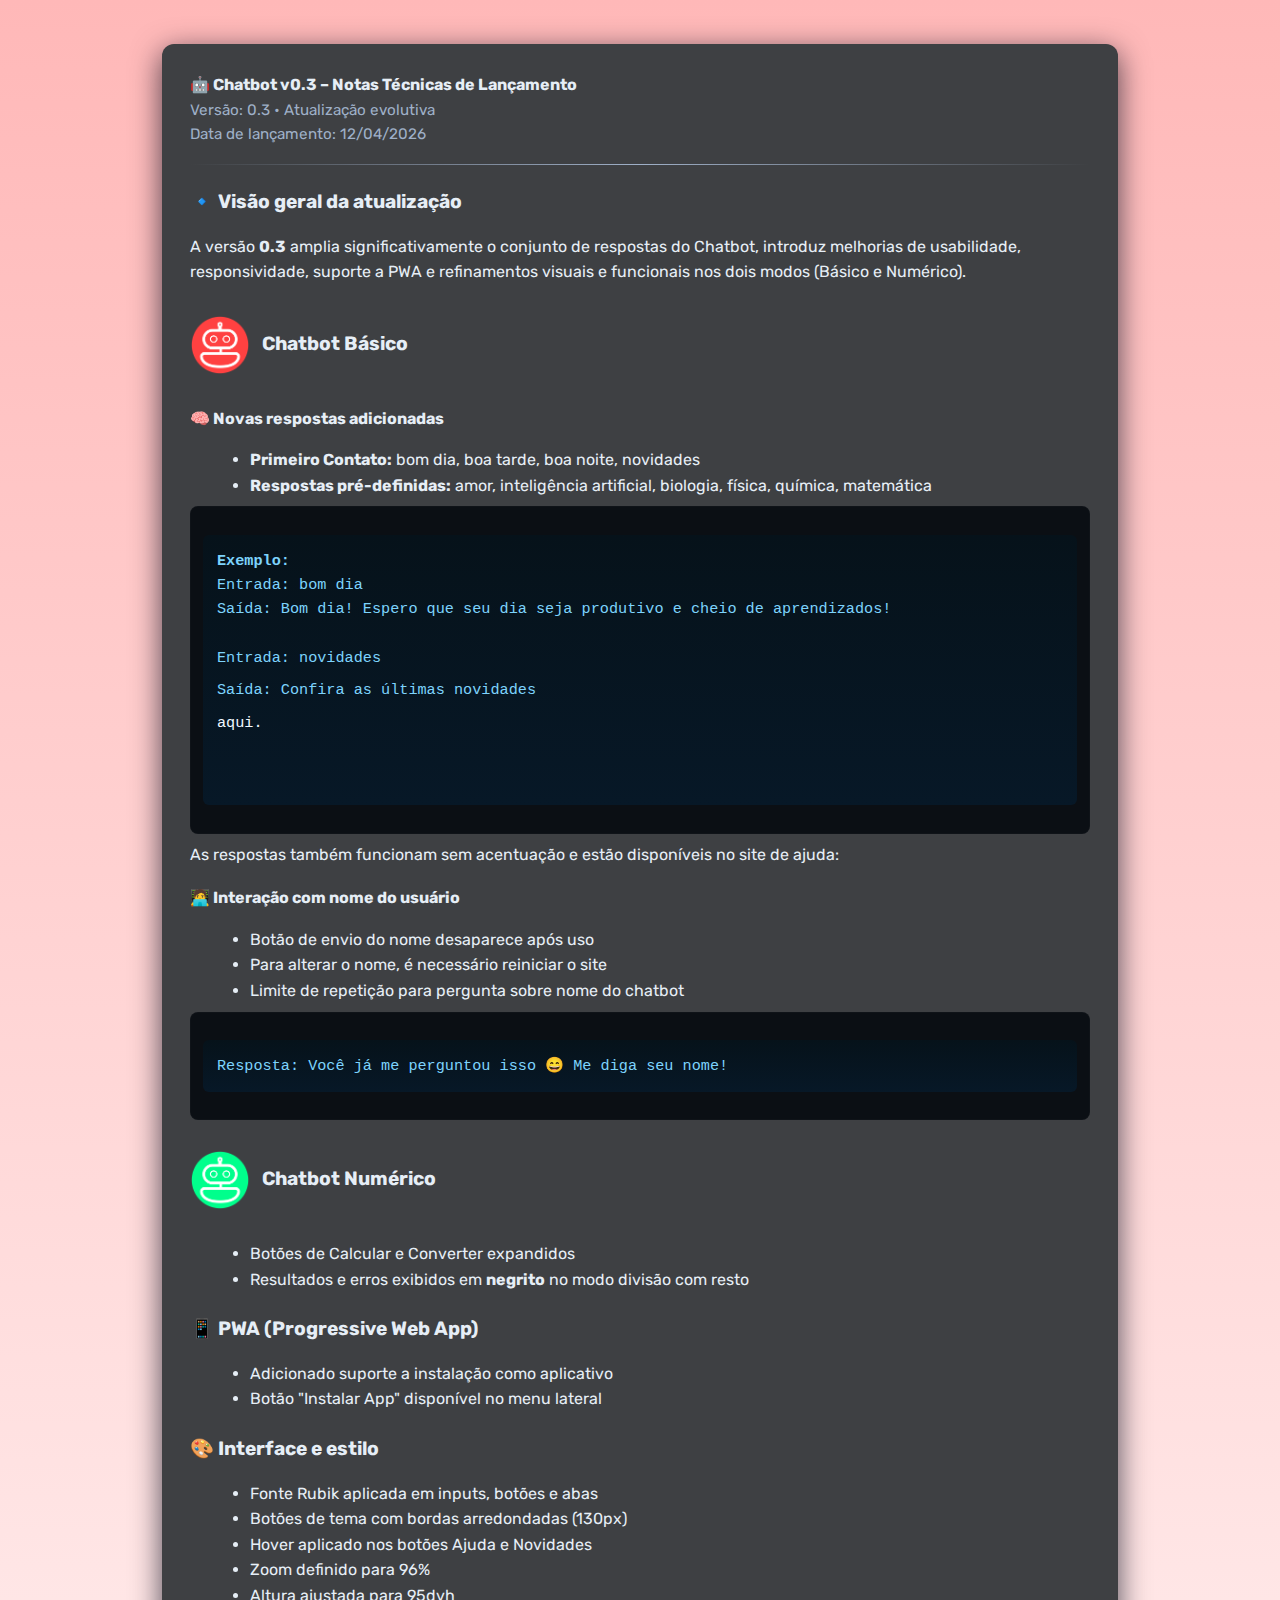
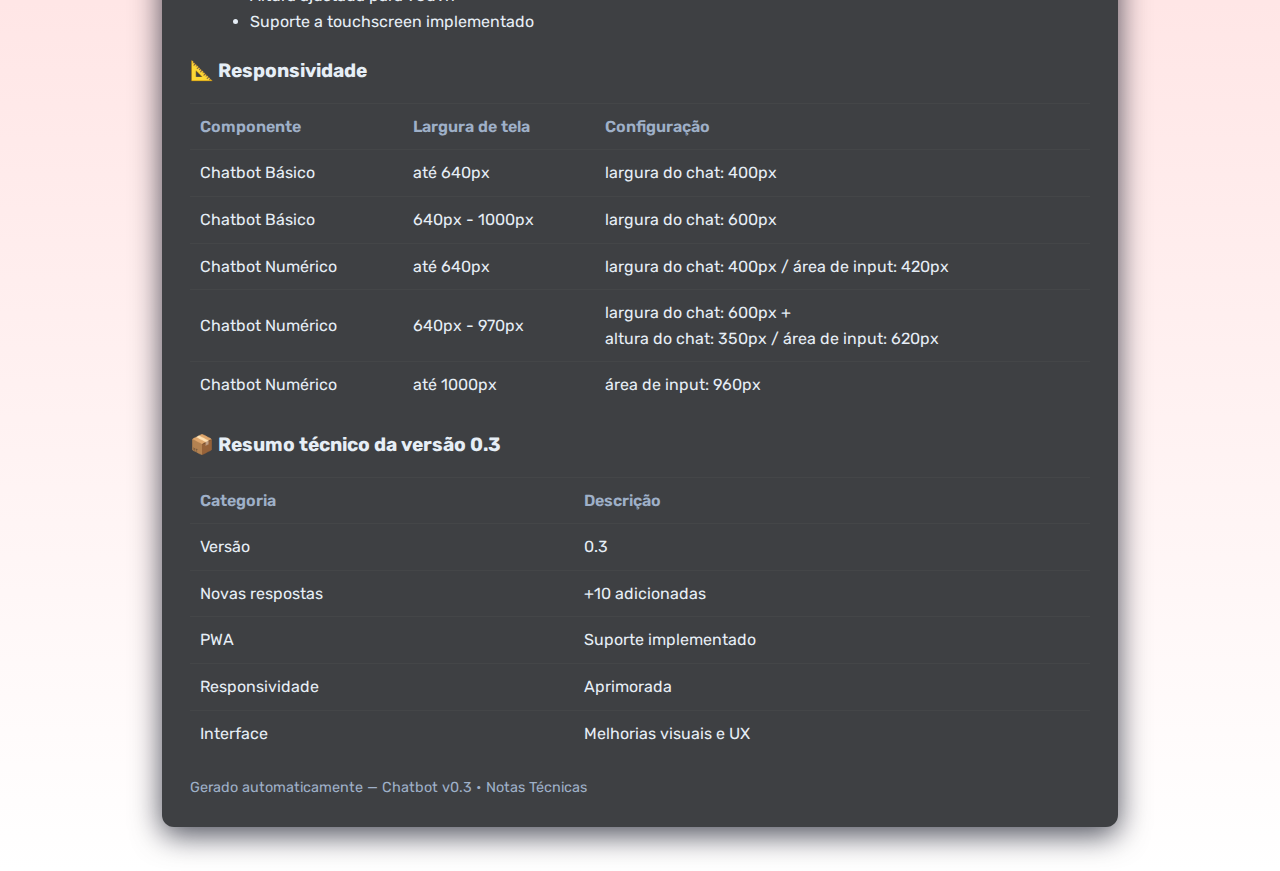
<file: novidades/index.html>
<!doctype html>
<html lang="pt-BR">
<head>
  <meta charset="utf-8" />
  <meta name="viewport" content="width=device-width,initial-scale=1" />
  <title>Chatbot v0.3 — Notas Técnicas (visual Markdown)</title>
  <link href="https://fonts.googleapis.com/css2?family=Rubik:wght@300;400;500;600;700&display=swap" rel="stylesheet">
  <style>
    :root{--bg:#ffffff;--paper:#3e4043;--text:#e6eef6;--muted:#9fb0c8;--accent:#7dd3fc;--code:#0b0f14;}
    body{background:linear-gradient(180deg,#ffb8b8 0%,var(--bg) 100%);color:var(--text);font-family:'Rubik', sans-serif;line-height:1.6;padding:36px;}
    .container{max-width:900px;margin:0 auto;background:var(--paper);border-radius:12px;padding:28px;box-shadow:0 8px 30px rgba(2,6,23,0.7);} 
    h1{font-size:1.6rem;margin:0 0 8px}
    h2{font-size:1.2rem;margin-top:22px}
    h3{font-size:1rem;margin-top:18px}
    p{margin:8px 0}
    .meta{color:var(--muted);font-size:0.95rem}
    hr{border:0;height:1px;background:linear-gradient(90deg,transparent,var(--muted),transparent);margin:18px 0}
    pre, code{background:linear-gradient(180deg,#06121a,#071827);padding:8px;border-radius:6px;color:var(--accent); font-size:0.95rem}
    pre{padding:14px;overflow:auto}
    blockquote{border-left:3px solid rgba(125,211,252,0.12);padding-left:12px;color:var(--muted);margin:12px 0}
    ul{margin:8px 0 8px 20px}
    table{width:100%;border-collapse:collapse;margin-top:12px}
    th,td{padding:10px;border-top:1px solid rgba(255,255,255,0.03);text-align:left}
    th{color:var(--muted);font-weight:600}
    
    .code-block {
      background:var(--code);
      padding:12px;
      border-radius:8px;
      color:#cfeefc;
      border:1px solid rgba(255,255,255,0.02)
    }

    .footer{margin-top:20px;color:var(--muted);font-size:0.9rem}
    
    
    #secao-chatbot {
    flex-direction: row;
    display: flex;
    margin: 30px auto;
  }

  #secao-chatbot h2 {
    font-size: 1.2rem;
    margin-top: 14px;
  }

  #secao-chatbot img {
    width: 60px;
    height: 60px;
    margin-right: 12px;
  }
  </style>
</head>
<body>
<div class="container">
<strong>🤖 Chatbot v0.3 – Notas Técnicas de Lançamento</strong>
<div class="meta">Versão: 0.3 • Atualização evolutiva</div>
<div class="meta">Data de lançamento: 12/04/2026</div>
<hr />

<h2>🔹 Visão geral da atualização</h2>
<p>A versão <strong>0.3</strong> amplia significativamente o conjunto de respostas do Chatbot, introduz melhorias de usabilidade, responsividade, suporte a PWA e refinamentos visuais e funcionais nos dois modos (Básico e Numérico).</p>

<div id="secao-chatbot">
    <img src="files_/bot_icon-chatbot_basico-high-resolution-logo-transparent.png" alt="chatbot-basico " id="secao-chatbot-basico img"/>
    <h2>Chatbot Básico</h2>
</div>
<h3>🧠 Novas respostas adicionadas</h3>
<ul>
<li><strong>Primeiro Contato:</strong> bom dia, boa tarde, boa noite, novidades</li>
<li><strong>Respostas pré-definidas:</strong> amor, inteligência artificial, biologia, física, química, matemática</li>
</ul>

<div class="code-block">
<pre><strong>Exemplo:</strong>
Entrada: bom dia
Saída: Bom dia! Espero que seu dia seja produtivo e cheio de aprendizados!

Entrada: novidades
<p>Saída: Confira as últimas novidades</p><p style="color: aliceblue;">aqui.</p>

</pre>
</div>

<p>As respostas também funcionam sem acentuação e estão disponíveis no site de ajuda:</p>
<p><a href="https://pealvesilva.github.io/chatbot-basico/ajuda/" target="_blank"></a></p>

<h3>🧑‍💻 Interação com nome do usuário</h3>
<ul>
<li>Botão de envio do nome desaparece após uso</li>
<li>Para alterar o nome, é necessário reiniciar o site</li>
<li>Limite de repetição para pergunta sobre nome do chatbot</li>
</ul>

<div class="code-block">
<pre>Resposta: Você já me perguntou isso 😄 Me diga seu nome!</pre>
</div>

<div id="secao-chatbot">
  <img src="files_/bot_icon-chatbot_conversor-high-resolution-logo-transparent.png" alt="chatbot-numérico " id="secao-chatbot-numérico img"/>
  <h2>Chatbot Numérico</h2>
</div>
<ul>
<li>Botões de Calcular e Converter expandidos</li>
<li>Resultados e erros exibidos em <strong>negrito</strong> no modo divisão com resto</li>
</ul>

<h2>📱 PWA (Progressive Web App)</h2>
<ul>
<li>Adicionado suporte a instalação como aplicativo</li>
<li>Botão "Instalar App" disponível no menu lateral</li>
</ul>

<h2>🎨 Interface e estilo</h2>
<ul>
<li>Fonte Rubik aplicada em inputs, botões e abas</li>
<li>Botões de tema com bordas arredondadas (130px)</li>
<li>Hover aplicado nos botões Ajuda e Novidades</li>
<li>Zoom definido para 96%</li>
<li>Altura ajustada para 95dvh</li>
<li>Suporte a touchscreen implementado</li>
</ul>

<h2>📐 Responsividade</h2>
<table>
<thead>
<tr><th>Componente</th><th>Largura de tela</th><th>Configuração</th></tr>
</thead>
<tbody>
<tr><td>Chatbot Básico</td><td>até 640px</td><td>largura do chat: 400px</td></tr>
<tr><td>Chatbot Básico</td><td>640px - 1000px</td><td>largura do chat: 600px</td></tr>
<tr><td>Chatbot Numérico</td><td>até 640px</td><td>largura do chat: 400px / área de input: 420px</td></tr>
<tr><td>Chatbot Numérico</td><td>640px - 970px</td><td>largura do chat: 600px + <br>altura do chat: 350px / área de input: 620px</td></tr>
<tr><td>Chatbot Numérico</td><td>até 1000px</td><td>área de input: 960px</td></tr>
</tbody>
</table>

<h2>📦 Resumo técnico da versão 0.3</h2>
<table>
<tr><th>Categoria</th><th>Descrição</th></tr>
<tr><td>Versão</td><td>0.3</td></tr>
<tr><td>Novas respostas</td><td>+10 adicionadas</td></tr>
<tr><td>PWA</td><td>Suporte implementado</td></tr>
<tr><td>Responsividade</td><td>Aprimorada</td></tr>
<tr><td>Interface</td><td>Melhorias visuais e UX</td></tr>
</table>

<div class="footer">Gerado automaticamente — Chatbot v0.3 • Notas Técnicas</div>
</div>
</body>
</html>
</file>
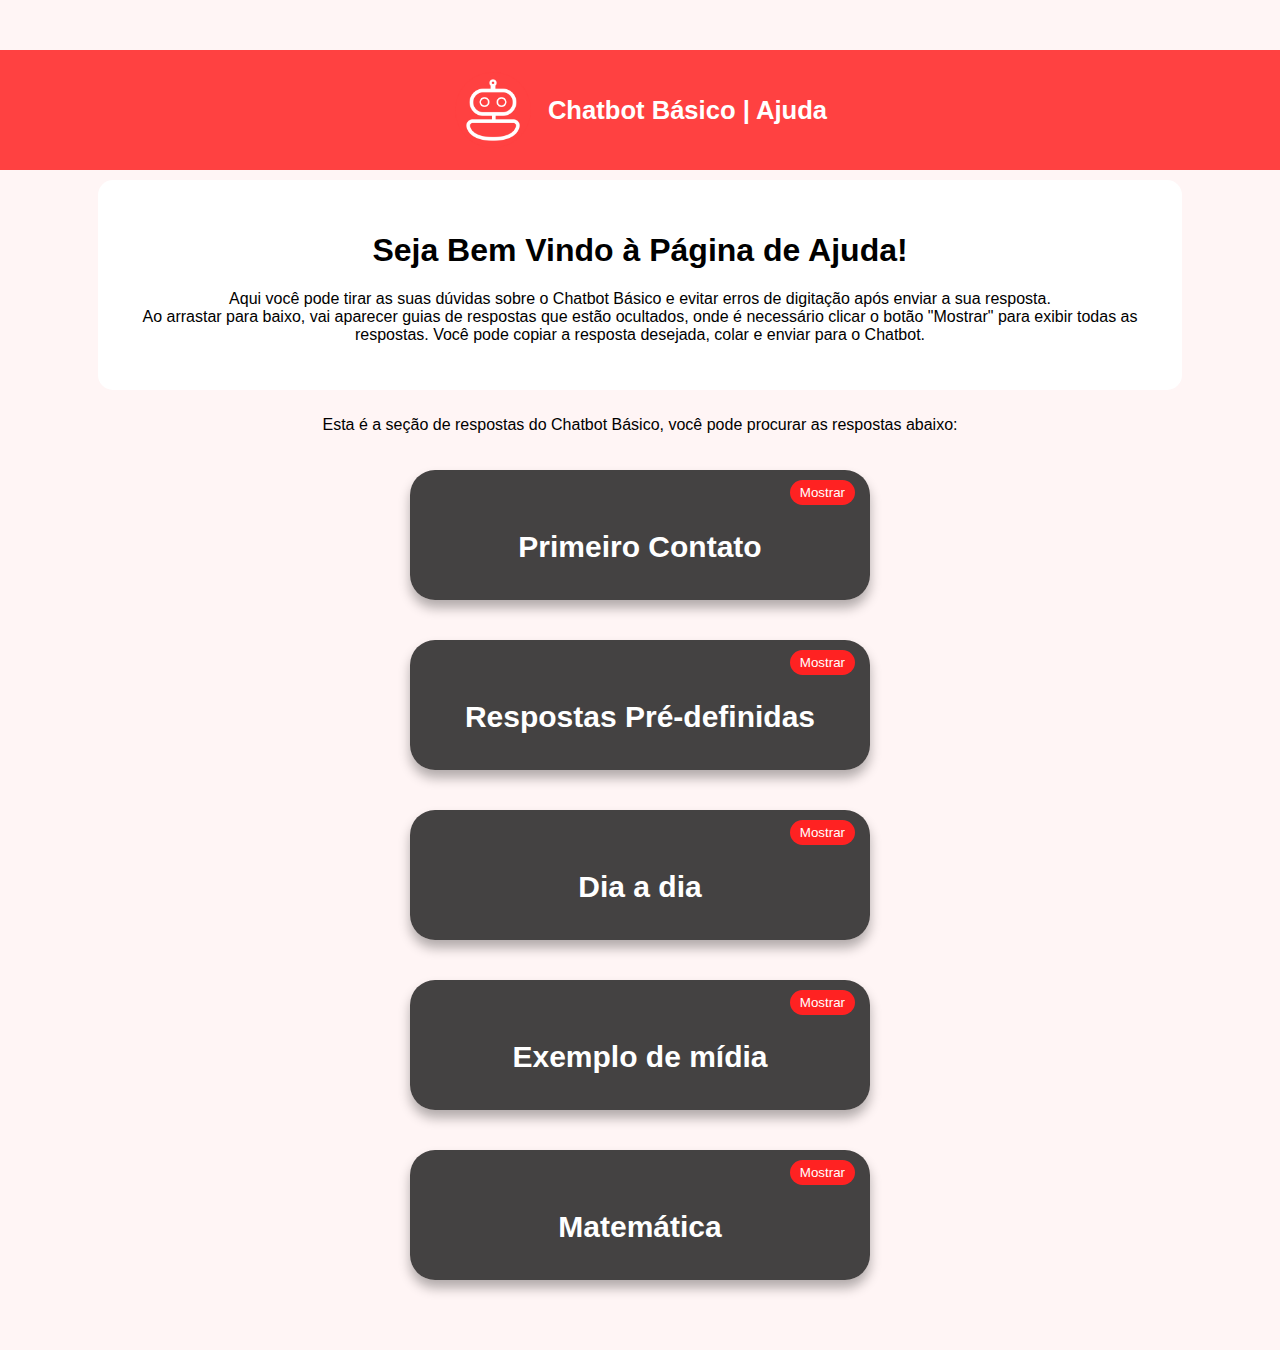
<file: chatbot-basico-main v0.1/help/index.html>
<!DOCTYPE html>
<html lang="pt-br">
<head>
    <meta charset="UTF-8">
    <meta name="viewport" content="width=device-width, initial-scale=1.0">
    <link rel="stylesheet" href="chatbot-help-files/chatbot-help_estilo.css">
    <link rel="stylesheet" href="chatbot-help-files/tabs/tabs_estilo.css">
    <link rel="stylesheet" href="chatbot-help-files/hud/hud_estilo.css">
    <link rel="stylesheet" href="chatbot-help-files/copytext/text-box_estilo.css">
    <link rel="stylesheet" href="chatbot-help-files/media_style.css">
    <link rel="shortcut icon" href="chatbot-help-files/bot_icon-chatbot_basico-high-resolution-logo-transparent.png" type="image/x-icon">
    <title>Chatbot Básico | Ajuda</title>
</head>
<body>
    <header>
        <img src="chatbot-help-files/bot_icon-chatbot_basico-high-resolution-logo-transparent.png" alt="">
        <p id="header-title">Chatbot Básico | Ajuda</p>
    </header>

    <div id="help-content">
        <h1>Seja Bem Vindo à Página de Ajuda!</h1>
        <p>Aqui você pode tirar as suas dúvidas sobre o Chatbot Básico e evitar erros de digitação após enviar a sua resposta.<br>Ao arrastar para baixo, vai aparecer guias de respostas que estão ocultados, onde é necessário clicar o botão "Mostrar" para exibir todas as respostas. Você pode copiar a resposta desejada, colar e enviar para o Chatbot.</p>
    </div>

        <p>Esta é a seção de respostas do Chatbot Básico, você pode procurar as respostas abaixo:</p>

            <div class="hud" id="hudBox0">
                <button id="toggleHudBtn0">Mostrar</button>
                <p id="hud-h2">Primeiro Contato</p>
                <p id="hudText0" style="display: none;">Diga o seu primeiro contato com o Chatbot:</p>

                <div class="container" id="hudContent0" style="display: none;">

                    <div id="text-area">
                        <div class="text-box" id="text-to-copy-001">oi</div>
                        <div class="button1" onclick="copyText001()">Copiar</div>
                    </div>

                    <div id="text-area">
                        <div class="text-box" id="text-to-copy-002">olá</div>
                        <div class="button1" onclick="copyText002()">Copiar</div>
                    </div>

                    <div id="text-area">
                        <div class="text-box" id="text-to-copy-003">qual é o seu nome?</div>
                        <div class="button1" onclick="copyText003()">Copiar</div>
                    </div>

                    <div id="text-area">
                        <div class="text-box" id="text-to-copy-004">como você está?</div>
                        <div class="button1" onclick="copyText004()">Copiar</div>
                    </div>

                    <div id="text-area">
                        <div class="text-box" id="text-to-copy-005">ajuda</div>
                        <div class="button1" onclick="copyText005()">Copiar</div>
                    </div>

                    <div id="text-area">
                        <div class="text-box" id="text-to-copy-006">conversor</div>
                        <div class="button1" onclick="copyText006()">Copiar</div>
                    </div>

                    <div id="text-area">
                        <div class="text-box" id="text-to-copy-007">quem criou você?</div>
                        <div class="button1" onclick="copyText007()">Copiar</div>
                    </div>

                    
                </div>
            </div>

            <div class="hud" id="hudBox1">
                <button id="toggleHudBtn1">Mostrar</button> <!-- Inicia como "Mostrar" -->
                <p id="hud-h2">Respostas Pré-definidas</p>
                <p id="hudText1" style="display: none;">Veja o que o chatbot é capaz de dar as suas respostas:</p>
                
                <div class="container" id="hudContent1" style="display: none;">

                    <div id="text-area">
                        <div class="text-box" id="text-to-copy1">Ciência</div>
                        <div class="button1" onclick="copyText1()">Copiar</div>
                    </div>

                    <div id="text-area">
                        <div class="text-box" id="text-to-copy2">Tecnologia</div>
                        <div class="button1" onclick="copyText2()">Copiar</div>
                    </div>

                    <div id="text-area">
                        <div class="text-box" id="text-to-copy3">Moda</div>
                        <div class="button1" onclick="copyText3()">Copiar</div>
                    </div>

                    <div id="text-area">
                        <div class="text-box" id="text-to-copy4">Esporte</div>
                        <div class="button1" onclick="copyText4()">Copiar</div>
                    </div>

                    <div id="text-area">
                        <div class="text-box" id="text-to-copy5">Educação</div>
                        <div class="button1" onclick="copyText5()">Copiar</div>
                    </div>
                    
                    <div id="text-area">
                        <div class="text-box" id="text-to-copy6">Saúde</div>
                        <div class="button1" onclick="copyText6()">Copiar</div>
                    </div>

                    <div id="text-area">
                        <div class="text-box" id="text-to-copy7">Música</div>
                        <div class="button1" onclick="copyText7()">Copiar</div>
                    </div>

                    <div id="text-area">
                        <div class="text-box" id="text-to-copy8">Livro</div>
                        <div class="button1" onclick="copyText8()">Copiar</div>
                    </div>

                    <div id="text-area">
                        <div class="text-box" id="text-to-copy9">Filme</div>
                        <div class="button1" onclick="copyText9()">Copiar</div>
                    </div>

                    <div id="text-area">
                        <div class="text-box" id="text-to-copy10">Arte</div>
                        <div class="button1" onclick="copyText10()">Copiar</div>
                    </div>

                    <div id="text-area">
                        <div class="text-box" id="text-to-copy11">História</div>
                        <div class="button1" onclick="copyText11()">Copiar</div>
                    </div>

                    <div id="text-area">
                        <div class="text-box" id="text-to-copy12">Natureza</div>
                        <div class="button1" onclick="copyText12()">Copiar</div>
                    </div>

                    <div id="text-area">
                        <div class="text-box" id="text-to-copy13">Viajar</div>
                        <div class="button1" onclick="copyText13()">Copiar</div>
                    </div>

                    <div id="text-area">
                        <div class="text-box" id="text-to-copy14">Alimentação</div>
                        <div class="button1" onclick="copyText14()">Copiar</div>
                    </div>

                    <div id="text-area">
                        <div class="text-box" id="text-to-copy15">Clima</div>
                        <div class="button1" onclick="copyText15()">Copiar</div>
                    </div>

                    <div id="text-area">
                        <div class="text-box" id="text-to-copy16">Internet</div>
                        <div class="button1" onclick="copyText16()">Copiar</div>
                    </div>

                    <div id="text-area">
                        <div class="text-box" id="text-to-copy17">Astronomia</div>
                        <div class="button1" onclick="copyText17()">Copiar</div>
                    </div>

                    <div id="text-area">
                        <div class="text-box" id="text-to-copy18">Filosofia</div>
                        <div class="button1" onclick="copyText18()">Copiar</div>
                    </div>

                    <div id="text-area">
                        <div class="text-box" id="text-to-copy19">Religião</div>
                        <div class="button1" onclick="copyText19()">Copiar</div>
                    </div>

                    <div id="text-area">
                        <div class="text-box" id="text-to-copy20">Meditação</div>
                        <div class="button1" onclick="copyText20()">Copiar</div>
                    </div>

                    <div id="text-area">
                        <div class="text-box" id="text-to-copy21">Teatro</div>
                        <div class="button1" onclick="copyText21()">Copiar</div>
                    </div>

                </div>
            </div>

            <div class="hud" id="hudBox2">
                <button id="toggleHudBtn2">Mostrar</button>
                <p id="hud-h2">Dia a dia</p>
                <p id="hudText2" style="display: none;">O chatbot é capaz de responder a data e o horário, Digite ou copie o exemplo das respostas abaixo:</p>

                <div class="container" id="hudContent2" style="display: none;">

                    <div id="text-area">
                        <div class="text-box" id="text-to-copy-A">horário</div>
                        <div class="button1" onclick="copyTextA()">Copiar</div>
                    </div>
    
                    <div id="text-area">
                        <div class="text-box" id="text-to-copy-B">que horas são?</div>
                        <div class="button1" onclick="copyTextB()">Copiar</div>
                    </div>
    
                    <div id="text-area">
                        <div class="text-box" id="text-to-copy-C">data</div>
                        <div class="button1" onclick="copyTextC()">Copiar</div>
                    </div>
    
                    <div id="text-area">
                        <div class="text-box" id="text-to-copy-D">que dia é hoje?</div>
                        <div class="button1" onclick="copyTextD()">Copiar</div>
                    </div>

                </div>
                

            </div>

            <div class="hud" id="hudBox3">
                <button id="toggleHudBtn3">Mostrar</button>
                <p id="hud-h2">Exemplo de mídia</p>
                <p id="hudText3" style="display: none;">O Chatbot fornece um exemplo de imagem e vídeo:</p>

                <div class="container" id="hudContent3" style="display: none;">

                    <div id="text-area">
                        <div class="text-box" id="text-to-copy-M1">imagem</div>
                        <div class="button1" onclick="copyTextM1()">Copiar</div>
                    </div>

                    <div id="text-area">
                        <div class="text-box" id="text-to-copy-M2">vídeo</div>
                        <div class="button1" onclick="copyTextM2()">Copiar</div>
                    </div>

                </div>

            </div>

            <div class="hud" id="hudBox4">
                <button id="toggleHudBtn4">Mostrar</button>
                <p id="hud-h2">Matemática</p>
                <p id="hudText4" style="display: none;">O Chatbot é capaz de fazer cálculos e expressões matemáticas, Digite ou copie as respostas abaixo:</p>

                <div class="container" id="hudContent4" style="display: none;">

                    <p id="super-h1">Operações</p>
                    <h1>Digite por exemplo:</h1>

                    <h2>Adição</h2>

                    <div id="text-area">
                        <div class="text-box" id="text-to-copy-01">2+2</div>
                        <div class="button1" onclick="copyText01()">Copiar</div>
                    </div>

                    <div id="text-area">
                        <div class="text-box" id="text-to-copy-02">8+4</div>
                        <div class="button1" onclick="copyText02()">Copiar</div>
                    </div>

                    <div id="text-area">
                        <div class="text-box" id="text-to-copy-03">9+13</div>
                        <div class="button1" onclick="copyText03()">Copiar</div>
                    </div>

                    <h2>Subtração</h2>

                    <div id="text-area">
                        <div class="text-box" id="text-to-copy-04">7-3</div>
                        <div class="button1" onclick="copyText04()">Copiar</div>
                    </div>

                    <div id="text-area">
                        <div class="text-box" id="text-to-copy-05">14-6</div>
                        <div class="button1" onclick="copyText05()">Copiar</div>
                    </div>

                    <div id="text-area">
                        <div class="text-box" id="text-to-copy-06">5-6</div>
                        <div class="button1" onclick="copyText06()">Copiar</div>
                    </div>

                    <h2>Multiplicação</h2>

                    <div id="text-area">
                        <div class="text-box" id="text-to-copy-07">2*4</div>
                        <div class="button1" onclick="copyText07()">Copiar</div>
                    </div>

                    <div id="text-area">
                        <div class="text-box" id="text-to-copy-08">18*5</div>
                        <div class="button1" onclick="copyText08()">Copiar</div>
                    </div>

                    <div id="text-area">
                        <div class="text-box" id="text-to-copy-09">7*7</div>
                        <div class="button1" onclick="copyText09()">Copiar</div>
                    </div>

                    <h2>Divisão</h2>

                    <div id="text-area">
                        <div class="text-box" id="text-to-copy-010">4/2</div>
                        <div class="button1" onclick="copyText010()">Copiar</div>
                    </div>

                    <div id="text-area">
                        <div class="text-box" id="text-to-copy-011">17/3</div>
                        <div class="button1" onclick="copyText011()">Copiar</div>
                    </div>

                    <div id="text-area">
                        <div class="text-box" id="text-to-copy-012">4/5</div>
                        <div class="button1" onclick="copyText012()">Copiar</div>
                    </div>



                    <p id="super-h1">Raiz Quadrada</p>
                    <h1>Digite por exemplo:</h1>

                    <div id="text-area">
                        <div class="text-box" id="text-to-copy-01a">raiz quadrada de 4</div>
                        <div class="button1" onclick="copyText01A()">Copiar</div>
                    </div>

                    <div id="text-area">
                        <div class="text-box" id="text-to-copy-02a">raiz quadrada de 49</div>
                        <div class="button1" onclick="copyText02A()">Copiar</div>
                    </div>

                    <div id="text-area">
                        <div class="text-box" id="text-to-copy-03a">raiz quadrada de 68</div>
                        <div class="button1" onclick="copyText03A()">Copiar</div>
                    </div>

                    <h3>Você também pode digitar:</h3>

                    <div id="text-area">
                        <div class="text-box" id="text-to-copy-04a">raiz de 45</div>
                        <div class="button1" onclick="copyText04A()">Copiar</div>
                    </div>

                    <div id="text-area">
                        <div class="text-box" id="text-to-copy-05a">raiz de 110</div>
                        <div class="button1" onclick="copyText05A()">Copiar</div>
                    </div>

                    <div id="text-area">
                        <div class="text-box" id="text-to-copy-06a">raiz de 89</div>
                        <div class="button1" onclick="copyText06A()">Copiar</div>
                    </div>

                    <p id="super-h1">Trigonometria</p>

                    <h1>Seno</h1>
                    <h2>Digite por exemplo:</h2>

                    <div id="text-area">
                        <div class="text-box" id="text-to-copy-01b">sen 6</div>
                        <div class="button1" onclick="copyText01B()">Copiar</div>
                    </div>

                    <div id="text-area">
                        <div class="text-box" id="text-to-copy-02b">sen 30</div>
                        <div class="button1" onclick="copyText02B()">Copiar</div>
                    </div>

                    <div id="text-area">
                        <div class="text-box" id="text-to-copy-03b">sen 120</div>
                        <div class="button1" onclick="copyText03B()">Copiar</div>
                    </div>

                    <h1>Cosseno</h1>
                    <h2>Digite por exemplo:</h2>

                    <div id="text-area">
                        <div class="text-box" id="text-to-copy-01c">cos 30</div>
                        <div class="button1" onclick="copyText01C()">Copiar</div>
                    </div>

                    <div id="text-area">
                        <div class="text-box" id="text-to-copy-02c">cos 8</div>
                        <div class="button1" onclick="copyText02C()">Copiar</div>
                    </div>

                    <div id="text-area">
                        <div class="text-box" id="text-to-copy-03c">cos 137</div>
                        <div class="button1" onclick="copyText03C()">Copiar</div>
                    </div>

                    <h1>Tangente</h1>
                    <h2>Digite por exemplo:</h2>

                    <div id="text-area">
                        <div class="text-box" id="text-to-copy-01d">tan 7</div>
                        <div class="button1" onclick="copyText01D()">Copiar</div>
                    </div>

                    <div id="text-area">
                        <div class="text-box" id="text-to-copy-02d">tan 60</div>
                        <div class="button1" onclick="copyText02D()">Copiar</div>
                    </div>

                    <div id="text-area">
                        <div class="text-box" id="text-to-copy-03d">tan 124</div>
                        <div class="button1" onclick="copyText03D()">Copiar</div>
                    </div>

                    <h1>Tabela Trigonométrica Simples</h1>
                    <h2>Digite:</h2>

                    <div id="text-area">
                        <div class="text-box" id="text-to-copy-01e">sen/30</div>
                        <div class="button1" onclick="copyText01E()">Copiar</div>
                    </div>

                    <div id="text-area">
                        <div class="text-box" id="text-to-copy-02e">sen/45</div>
                        <div class="button1" onclick="copyText02E()">Copiar</div>
                    </div>

                    <div id="text-area">
                        <div class="text-box" id="text-to-copy-03e">sen/60</div>
                        <div class="button1" onclick="copyText03E()">Copiar</div>
                    </div>

                    <div id="text-area">
                        <div class="text-box" id="text-to-copy-04e">cos/30</div>
                        <div class="button1" onclick="copyText04E()">Copiar</div>
                    </div>

                    <div id="text-area">
                        <div class="text-box" id="text-to-copy-05e">cos/45</div>
                        <div class="button1" onclick="copyText05E()">Copiar</div>
                    </div>

                    <div id="text-area">
                        <div class="text-box" id="text-to-copy-06e">cos/60</div>
                        <div class="button1" onclick="copyText06E()">Copiar</div>
                    </div>

                    <div id="text-area">
                        <div class="text-box" id="text-to-copy-07e">tan/30</div>
                        <div class="button1" onclick="copyText07E()">Copiar</div>
                    </div>

                    <div id="text-area">
                        <div class="text-box" id="text-to-copy-08e">tan/45</div>
                        <div class="button1" onclick="copyText08E()">Copiar</div>
                    </div>

                    <div id="text-area">
                        <div class="text-box" id="text-to-copy-09e">tan/60</div>
                        <div class="button1" onclick="copyText09E()">Copiar</div>
                    </div>

                    <p id="super-h1">Logaritmo</p>
                    <h1>Digite por exemplo:</h1>

                    <div id="text-area">
                        <div class="text-box" id="text-to-copy-01f">log 9</div>
                        <div class="button1" onclick="copyText01F()">Copiar</div>
                    </div>

                    <div id="text-area">
                        <div class="text-box" id="text-to-copy-02f">log 20</div>
                        <div class="button1" onclick="copyText02F()">Copiar</div>
                    </div>

                    <div id="text-area">
                        <div class="text-box" id="text-to-copy-03f">log 100</div>
                        <div class="button1" onclick="copyText03F()">Copiar</div>
                    </div>

                    <p id="super-h1">Potenciação</p>
                    <h1>Digite por exemplo:</h1>

                    <div id="text-area">
                        <div class="text-box" id="text-to-copy-01g">2y2</div>
                        <div class="button1" onclick="copyText01G()">Copiar</div>
                    </div>

                    <div id="text-area">
                        <div class="text-box" id="text-to-copy-02g">7y6</div>
                        <div class="button1" onclick="copyText02G()">Copiar</div>
                    </div>

                    <div id="text-area">
                        <div class="text-box" id="text-to-copy-03g">16y8</div>
                        <div class="button1" onclick="copyText03G()">Copiar</div>
                    </div>

                    <div id="text-area">
                        <div class="text-box" id="text-to-copy-04g">25y2</div>
                        <div class="button1" onclick="copyText04G()">Copiar</div>
                    </div>

                    <div id="text-area">
                        <div class="text-box" id="text-to-copy-05g">9y20</div>
                        <div class="button1" onclick="copyText05G()">Copiar</div>
                    </div>

                    <div id="text-area">
                        <div class="text-box" id="text-to-copy-06g">30y50</div>
                        <div class="button1" onclick="copyText06G()">Copiar</div>
                    </div>

                    <p id="super-h1">Porcentagem</p>
                    <h1>Digite por exemplo:</h1>

                    <div id="text-area">
                        <div class="text-box" id="text-to-copy-01h">50% de 12</div>
                        <div class="button1" onclick="copyText01H()">Copiar</div>
                    </div>

                    <div id="text-area">
                        <div class="text-box" id="text-to-copy-02h">75% de 4</div>
                        <div class="button1" onclick="copyText02H()">Copiar</div>
                    </div>

                    <div id="text-area">
                        <div class="text-box" id="text-to-copy-03h">110% de 67</div>
                        <div class="button1" onclick="copyText03H()">Copiar</div>
                    </div>

                    <div id="text-area">
                        <div class="text-box" id="text-to-copy-04h">5% de 90</div>
                        <div class="button1" onclick="copyText04H()">Copiar</div>
                    </div>

                    <p id="super-h1">Fatorial</p>
                    <h1>Digite por exemplo:</h1>

                    <div id="text-area">
                        <div class="text-box" id="text-to-copy-01i">fatorial de 4</div>
                        <div class="button1" onclick="copyText01I()">Copiar</div>
                    </div>

                    <div id="text-area">
                        <div class="text-box" id="text-to-copy-02i">fatorial de 20</div>
                        <div class="button1" onclick="copyText02I()">Copiar</div>
                    </div>

                    <div id="text-area">
                        <div class="text-box" id="text-to-copy-03i">fatorial de 55</div>
                        <div class="button1" onclick="copyText03I()">Copiar</div>
                    </div>

                    <div id="text-area">
                        <div class="text-box" id="text-to-copy-04i">fatorial de 120</div>
                        <div class="button1" onclick="copyText04I()">Copiar</div>
                    </div>

                    <p id="super-h1">Valor de Pi</p>
                    <h1>Digite:</h1>

                    <div id="text-area">
                        <div class="text-box" id="text-to-copy-01j">pi</div>
                        <div class="button1" onclick="copyText01J()">Copiar</div>
                    </div>

                    <p style="margin: 45px auto;">Para somar, subtrair, multiplicar ou dividir o valor de pi, copie o resultado enviado pelo Chatbot. Digite por exemplo:</p>

                    <div id="text-area">
                        <div class="text-box" id="text-to-copy-02j">12+3.141592653589793</div>
                        <div class="button1" onclick="copyText02J()">Copiar</div>
                    </div>

                    <div id="text-area">
                        <div class="text-box" id="text-to-copy-03j">32+3.141592653589793</div>
                        <div class="button1" onclick="copyText03J()">Copiar</div>
                    </div>

                    <div id="text-area">
                        <div class="text-box" id="text-to-copy-04j">4-3.141592653589793</div>
                        <div class="button1" onclick="copyText04J()">Copiar</div>
                    </div>

                    <div id="text-area">
                        <div class="text-box" id="text-to-copy-05j">20-3.141592653589793</div>
                        <div class="button1" onclick="copyText05J()">Copiar</div>
                    </div>

                    <div id="text-area">
                        <div class="text-box" id="text-to-copy-06j">8*3.141592653589793</div>
                        <div class="button1" onclick="copyText06J()">Copiar</div>
                    </div>

                    <div id="text-area">
                        <div class="text-box" id="text-to-copy-07j">45*3.141592653589793</div>
                        <div class="button1" onclick="copyText07J()">Copiar</div>
                    </div>

                    <div id="text-area">
                        <div class="text-box" id="text-to-copy-08j">60/3.141592653589793</div>
                        <div class="button1" onclick="copyText08J()">Copiar</div>
                    </div>

                    <div id="text-area">
                        <div class="text-box" id="text-to-copy-09j">10/3.141592653589793</div>
                        <div class="button1" onclick="copyText09J()">Copiar</div>
                    </div>

                    <p id="super-h1">Números Decimais</p>
                    <h1>Digite por exemplo:</h1>

                    <div id="text-area">
                        <div class="text-box" id="text-to-copy-01k">4.5+6.98</div>
                        <div class="button1" onclick="copyText01K()">Copiar</div>
                    </div>

                    <div id="text-area">
                        <div class="text-box" id="text-to-copy-02k">17.30+28.56</div>
                        <div class="button1" onclick="copyText02K()">Copiar</div>
                    </div>

                    <div id="text-area">
                        <div class="text-box" id="text-to-copy-03k">3.67-2.83</div>
                        <div class="button1" onclick="copyText03K()">Copiar</div>
                    </div>

                    <div id="text-area">
                        <div class="text-box" id="text-to-copy-04k">14.29-23.50</div>
                        <div class="button1" onclick="copyText04K()">Copiar</div>
                    </div>

                    <div id="text-area">
                        <div class="text-box" id="text-to-copy-05k">6.26*8.21</div>
                        <div class="button1" onclick="copyText05K()">Copiar</div>
                    </div>

                    <div id="text-area">
                        <div class="text-box" id="text-to-copy-06k">19.67*7.32</div>
                        <div class="button1" onclick="copyText06K()">Copiar</div>
                    </div>

                    <div id="text-area">
                        <div class="text-box" id="text-to-copy-07k">5.84/2.62</div>
                        <div class="button1" onclick="copyText07K()">Copiar</div>
                    </div>

                    <div id="text-area">
                        <div class="text-box" id="text-to-copy-08k">10.81/15.92</div>
                        <div class="button1" onclick="copyText08K()">Copiar</div>
                    </div>
                </div>

            </div>

        

    <script src="chatbot-help-files/tabs/tabs_script.js"></script>
    <script src="chatbot-help-files/copytext/copytext_list1.js"></script>
    <script src="chatbot-help-files/copytext/copytext_list2.js"></script>
    <script src="chatbot-help-files/copytext/copytext_list3.js"></script>
    <script src="chatbot-help-files/copytext/copytext_list4.js"></script>
    <script src="chatbot-help-files/hud/huds-script-lists/hud_script0.js"></script>
    <script src="chatbot-help-files/hud/huds-script-lists/hud_script1.js"></script>
    <script src="chatbot-help-files/hud/huds-script-lists/hud_script2.js"></script>
    <script src="chatbot-help-files/hud/huds-script-lists/hud_script3.js"></script>
    <script src="chatbot-help-files/hud/huds-script-lists/hud_script4.js"></script>
    <script src="chatbot-help-files/copytext/clipboard.js"></script>
</body>
</html>
</file>
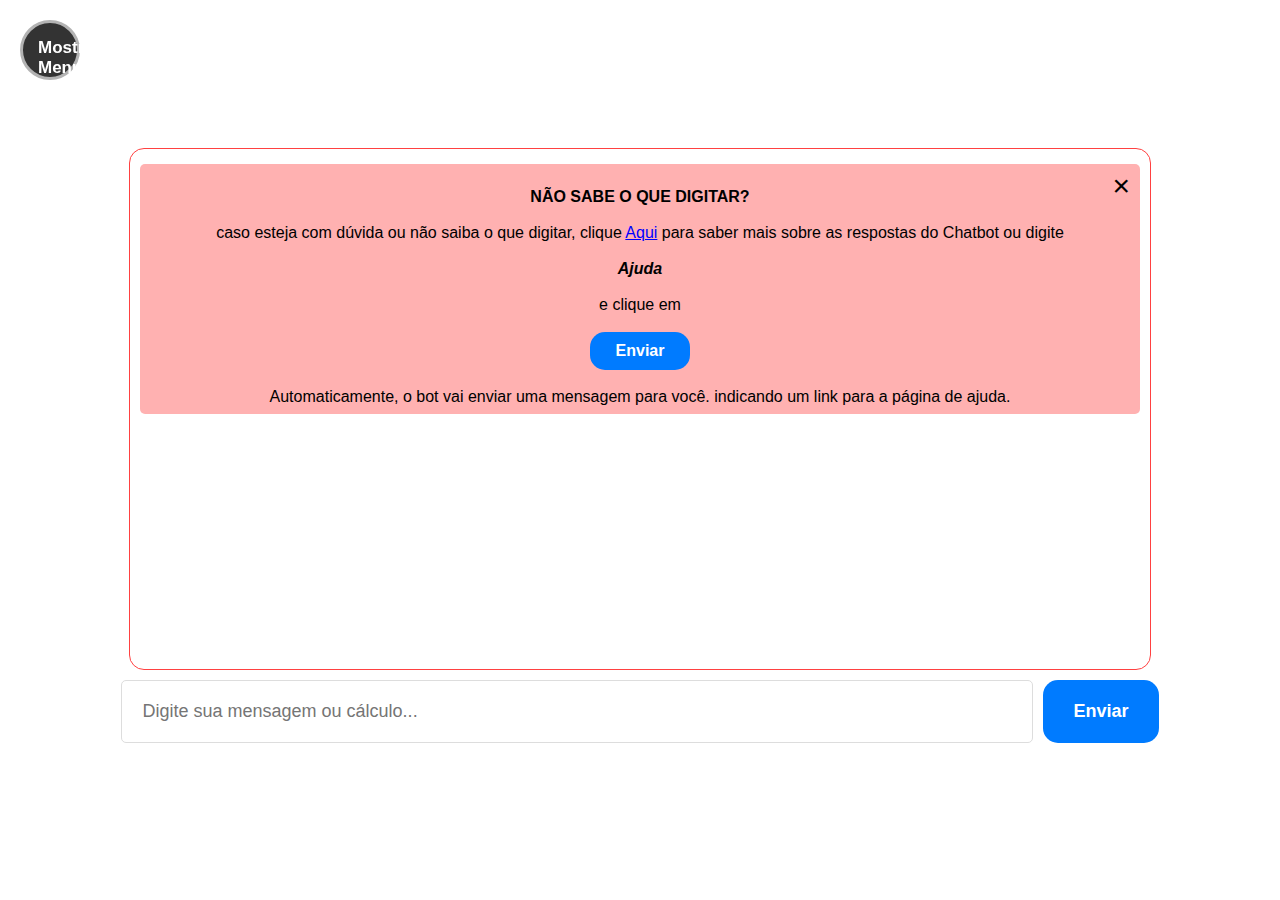
<file: chatbot_basico6.html>
<!DOCTYPE html>
<html lang="pt-br">
<head>
    <meta charset="UTF-8">
    <meta name="viewport" content="width=device-width, initial-scale=1.0">
    <link rel="stylesheet" href="chatbot_basico6_estilo.css">
    <link rel="stylesheet" href="chatbot-tools/light&dark-mode/ldm_estilo.css">
    <link rel="stylesheet" href="chatbot-tools/sidebar/sidebar_estilo.css">
    <link rel="stylesheet" href="media_style.css">
    <link rel="stylesheet" href="chatbot-tools/load/loading-spin.css">
    <link rel="icon" href="chatbot-img/FreeSample-Vectorizer-io-bot_icon-chatbot_basico-high-resolution-logo-transparent.svg" type="image/svg+xml">
    
    <title>Chatbot Básico</title>
</head>
<body>

<!-- Botão de ocultar/mostrar menu lateral -->
<button id="toggleBtn">Mostrar Menu</button>

<!-- Menu lateral -->
<div class="sidebar hidden" id="sidebar">
    <ul>
        <li><img src='chatbot-conversor-files/bot_icon-chatbot_conversor-high-resolution-logo-transparent.png' alt='Exemplo de imagem' width='60px' style="width: 100px;"><a href="chatbot_conversor.html">Chatbot Conversor</a></li>
    </ul>
    <div id="color-btn-area">
        <button class="color-btn" style="background-color: rgb(255, 255, 255);" onclick="modoClaro()">Modo Claro</button>
    <button class="color-btn" style="background-color: rgb(25, 25, 25); color: white;" onclick="modoEscuro()">Modo Escuro</button>
    </div>
</div>


    <div id="chat-window">

        <div class="notification"> 
            <span class="close" onclick="this.parentElement.style.display='none'">&times;</span>
            <p><div id="font-bold">NÃO SABE O QUE DIGITAR?</div><br>caso esteja com dúvida ou não saiba o que digitar,
                clique <a href="chatbot_basico_help.html" target="_blank">Aqui</a> para saber mais sobre as
                respostas do Chatbot ou digite<br><br><div id="font-italic" style="font-weight: bold;">Ajuda</div> <br> e clique em 
                <br><br><div id="font-bold" style="background-color: #007bff; padding: 10px; color: white; width: 80px; border-radius: 15px; margin: 0 auto;">Enviar</div>
                <br>Automaticamente, o bot vai enviar uma mensagem para você. indicando um link para a página de ajuda.
            </div></p>
    </div>
    
    <div id="input-area">
        <input type="text" id="user-input" placeholder="Digite sua mensagem ou cálculo...">
        <button id="send-btn" aria-label="Enviar">Enviar</button>
    </div>

    <script src="chatbot_basico6_script.js"></script>
    <script src="bot_response.js"></script>
    <script src="send.js"></script>
    <script src="chatbot-tools/light&dark-mode/ldm_script.js"></script>
    <script src="chatbot-tools/sidebar/sidebar_script.js"></script>
</body>
</html>
</file>
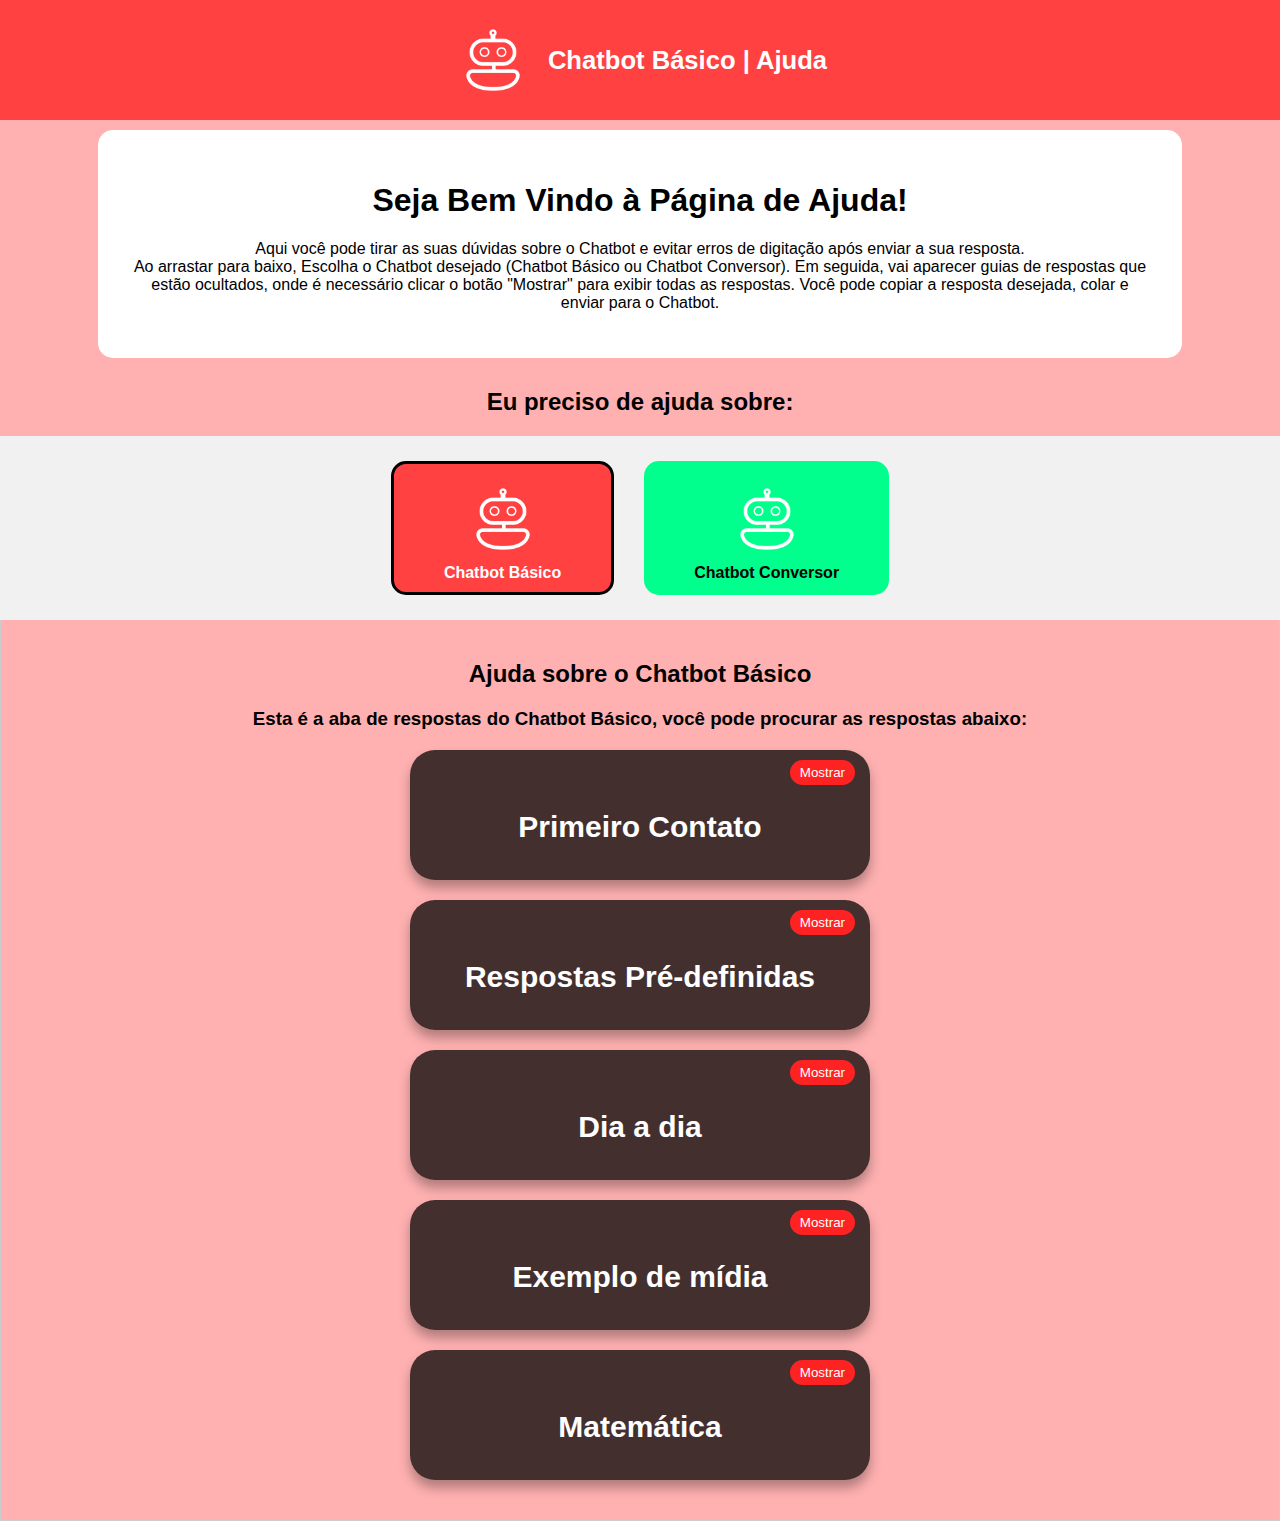
<file: chatbot_basico_help.html>
<!DOCTYPE html>
<html lang="pt-br">
<head>
    <meta charset="UTF-8">
    <meta name="viewport" content="width=device-width, initial-scale=1.0">
    <link rel="stylesheet" href="chatbot-help-files/chatbot-help_estilo.css">
    <link rel="stylesheet" href="chatbot-help-files/tabs/tabs_estilo.css">
    <link rel="stylesheet" href="chatbot-help-files/hud/hud_estilo.css">
    <link rel="stylesheet" href="chatbot-help-files/copytext/text-box_estilo.css">
    <link rel="stylesheet" href="chatbot-help-files/media_style.css">
    <link rel="shortcut icon" href="chatbot-img/bot_icon-chatbot_basico-high-resolution-logo-transparent.png" type="image/x-icon">
    <title>Chatbot Básico | Ajuda</title>
</head>
<body>
    <header>
        <img src="chatbot-img/bot_icon-chatbot_basico-high-resolution-logo-transparent.png" alt="">
        <p id="header-title">Chatbot Básico | Ajuda</p>
    </header>

    <div id="help-content">
        <h1>Seja Bem Vindo à Página de Ajuda!</h1>
        <p>Aqui você pode tirar as suas dúvidas sobre o Chatbot e evitar erros de digitação após enviar a sua resposta.<br>Ao arrastar para baixo, Escolha o Chatbot desejado (Chatbot Básico ou Chatbot Conversor). Em seguida, vai aparecer guias de respostas que estão ocultados, onde é necessário clicar o botão "Mostrar" para exibir todas as respostas. Você pode copiar a resposta desejada, colar e enviar para o Chatbot.</p>
    </div>

    <h2>Eu preciso de ajuda sobre:</h2>

    <div class="tab">
        <button class="tablinks" onclick="openTab(event, 'Aba1')" id="defaultOpen" style="background-color: #ff4141; color: white; font-weight: bold;"><img src="chatbot-img/bot_icon-chatbot_basico-high-resolution-logo-transparent.png" alt="Ajuda sobre Chatbot Básico" width="80px">Chatbot Básico</button>
        <button class="tablinks" onclick="openTab(event, 'Aba2')" style="background-color: #00ff8c; color: black; font-weight: bold;"><img src="chatbot-conversor-files/bot_icon-chatbot_conversor-high-resolution-logo-transparent.png" alt="Ajuda sobre Chatbot Conversor" width="80px">Chatbot Conversor</button>
    </div>

    <div id="Aba1" class="tab-content">
        <h2>Ajuda sobre o Chatbot Básico</h2>
        <h3>Esta é a aba de respostas do Chatbot Básico, você pode procurar as respostas abaixo:</h3>

        <div class="center-content">

            <div class="hud" id="hudBox0">
                <button id="toggleHudBtn0">Mostrar</button>
                <p id="hud-h2">Primeiro Contato</p>
                <p id="hudText0" style="display: none;">Diga o seu primeiro contato com o Chatbot:</p>

                <div class="container" id="hudContent0" style="display: none;">

                    <div id="text-area">
                        <div class="text-box" id="text-to-copy-001">oi</div>
                        <div class="button1" onclick="copyText001()">Copiar</div>
                    </div>

                    <div id="text-area">
                        <div class="text-box" id="text-to-copy-002">olá</div>
                        <div class="button1" onclick="copyText002()">Copiar</div>
                    </div>

                    <div id="text-area">
                        <div class="text-box" id="text-to-copy-003">qual é o seu nome?</div>
                        <div class="button1" onclick="copyText003()">Copiar</div>
                    </div>

                    <div id="text-area">
                        <div class="text-box" id="text-to-copy-004">como você está?</div>
                        <div class="button1" onclick="copyText004()">Copiar</div>
                    </div>

                    <div id="text-area">
                        <div class="text-box" id="text-to-copy-005">ajuda</div>
                        <div class="button1" onclick="copyText005()">Copiar</div>
                    </div>

                    <div id="text-area">
                        <div class="text-box" id="text-to-copy-006">conversor</div>
                        <div class="button1" onclick="copyText006()">Copiar</div>
                    </div>

                    <div id="text-area">
                        <div class="text-box" id="text-to-copy-007">quem criou você?</div>
                        <div class="button1" onclick="copyText007()">Copiar</div>
                    </div>

                    
                </div>
            </div>

            <div class="hud" id="hudBox1">
                <button id="toggleHudBtn1">Mostrar</button> <!-- Inicia como "Mostrar" -->
                <p id="hud-h2">Respostas Pré-definidas</p>
                <p id="hudText1" style="display: none;">Veja o que o chatbot é capaz de dar as suas respostas:</p>
                
                <div class="container" id="hudContent1" style="display: none;">

                    <div id="text-area">
                        <div class="text-box" id="text-to-copy1">Ciência</div>
                        <div class="button1" onclick="copyText1()">Copiar</div>
                    </div>

                    <div id="text-area">
                        <div class="text-box" id="text-to-copy2">Tecnologia</div>
                        <div class="button1" onclick="copyText2()">Copiar</div>
                    </div>

                    <div id="text-area">
                        <div class="text-box" id="text-to-copy3">Moda</div>
                        <div class="button1" onclick="copyText3()">Copiar</div>
                    </div>

                    <div id="text-area">
                        <div class="text-box" id="text-to-copy4">Esporte</div>
                        <div class="button1" onclick="copyText4()">Copiar</div>
                    </div>

                    <div id="text-area">
                        <div class="text-box" id="text-to-copy5">Educação</div>
                        <div class="button1" onclick="copyText5()">Copiar</div>
                    </div>
                    
                    <div id="text-area">
                        <div class="text-box" id="text-to-copy6">Saúde</div>
                        <div class="button1" onclick="copyText6()">Copiar</div>
                    </div>

                    <div id="text-area">
                        <div class="text-box" id="text-to-copy7">Música</div>
                        <div class="button1" onclick="copyText7()">Copiar</div>
                    </div>

                    <div id="text-area">
                        <div class="text-box" id="text-to-copy8">Livro</div>
                        <div class="button1" onclick="copyText8()">Copiar</div>
                    </div>

                    <div id="text-area">
                        <div class="text-box" id="text-to-copy9">Filme</div>
                        <div class="button1" onclick="copyText9()">Copiar</div>
                    </div>

                    <div id="text-area">
                        <div class="text-box" id="text-to-copy10">Arte</div>
                        <div class="button1" onclick="copyText10()">Copiar</div>
                    </div>

                    <div id="text-area">
                        <div class="text-box" id="text-to-copy11">História</div>
                        <div class="button1" onclick="copyText11()">Copiar</div>
                    </div>

                    <div id="text-area">
                        <div class="text-box" id="text-to-copy12">Natureza</div>
                        <div class="button1" onclick="copyText12()">Copiar</div>
                    </div>

                    <div id="text-area">
                        <div class="text-box" id="text-to-copy13">Viajar</div>
                        <div class="button1" onclick="copyText13()">Copiar</div>
                    </div>

                    <div id="text-area">
                        <div class="text-box" id="text-to-copy14">Alimentação</div>
                        <div class="button1" onclick="copyText14()">Copiar</div>
                    </div>

                    <div id="text-area">
                        <div class="text-box" id="text-to-copy15">Clima</div>
                        <div class="button1" onclick="copyText15()">Copiar</div>
                    </div>

                    <div id="text-area">
                        <div class="text-box" id="text-to-copy16">Internet</div>
                        <div class="button1" onclick="copyText16()">Copiar</div>
                    </div>

                    <div id="text-area">
                        <div class="text-box" id="text-to-copy17">Astronomia</div>
                        <div class="button1" onclick="copyText17()">Copiar</div>
                    </div>

                    <div id="text-area">
                        <div class="text-box" id="text-to-copy18">Filosofia</div>
                        <div class="button1" onclick="copyText18()">Copiar</div>
                    </div>

                    <div id="text-area">
                        <div class="text-box" id="text-to-copy19">Religião</div>
                        <div class="button1" onclick="copyText19()">Copiar</div>
                    </div>

                    <div id="text-area">
                        <div class="text-box" id="text-to-copy20">Meditação</div>
                        <div class="button1" onclick="copyText20()">Copiar</div>
                    </div>

                    <div id="text-area">
                        <div class="text-box" id="text-to-copy21">Teatro</div>
                        <div class="button1" onclick="copyText21()">Copiar</div>
                    </div>

                </div>
            </div>

            <div class="hud" id="hudBox2">
                <button id="toggleHudBtn2">Mostrar</button>
                <p id="hud-h2">Dia a dia</p>
                <p id="hudText2" style="display: none;">O chatbot é capaz de responder a data e o horário, Digite ou copie o exemplo das respostas abaixo:</p>

                <div class="container" id="hudContent2" style="display: none;">

                    <div id="text-area">
                        <div class="text-box" id="text-to-copy-A">Horário</div>
                        <div class="button1" onclick="copyTextA()">Copiar</div>
                    </div>
    
                    <div id="text-area">
                        <div class="text-box" id="text-to-copy-B">Que horas são?</div>
                        <div class="button1" onclick="copyTextB()">Copiar</div>
                    </div>
    
                    <div id="text-area">
                        <div class="text-box" id="text-to-copy-C">Data</div>
                        <div class="button1" onclick="copyTextC()">Copiar</div>
                    </div>
    
                    <div id="text-area">
                        <div class="text-box" id="text-to-copy-D">Que dia é hoje?</div>
                        <div class="button1" onclick="copyTextD()">Copiar</div>
                    </div>

                </div>
                

            </div>

            <div class="hud" id="hudBox3">
                <button id="toggleHudBtn3">Mostrar</button>
                <p id="hud-h2">Exemplo de mídia</p>
                <p id="hudText3" style="display: none;">O Chatbot fornece um exemplo de imagem e vídeo:</p>

                <div class="container" id="hudContent3" style="display: none;">

                    <div id="text-area">
                        <div class="text-box" id="text-to-copy-M1">Imagem</div>
                        <div class="button1" onclick="copyTextM1()">Copiar</div>
                    </div>

                    <div id="text-area">
                        <div class="text-box" id="text-to-copy-M2">Vídeo</div>
                        <div class="button1" onclick="copyTextM2()">Copiar</div>
                    </div>

                </div>

            </div>

            <div class="hud" id="hudBox4">
                <button id="toggleHudBtn4">Mostrar</button>
                <p id="hud-h2">Matemática</p>
                <p id="hudText4" style="display: none;">O Chatbot é capaz de fazer cálculos e expressões matemáticas, Digite ou copie as respostas abaixo:</p>

                <div class="container" id="hudContent4" style="display: none;">

                    <p id="super-h1">Operações</p>
                    <h1>Digite por exemplo:</h1>

                    <h2>Adição</h2>

                    <div id="text-area">
                        <div class="text-box" id="text-to-copy-01">2+2</div>
                        <div class="button1" onclick="copyText01()">Copiar</div>
                    </div>

                    <div id="text-area">
                        <div class="text-box" id="text-to-copy-02">8+4</div>
                        <div class="button1" onclick="copyText02()">Copiar</div>
                    </div>

                    <div id="text-area">
                        <div class="text-box" id="text-to-copy-03">9+13</div>
                        <div class="button1" onclick="copyText03()">Copiar</div>
                    </div>

                    <h2>Subtração</h2>

                    <div id="text-area">
                        <div class="text-box" id="text-to-copy-04">7-3</div>
                        <div class="button1" onclick="copyText04()">Copiar</div>
                    </div>

                    <div id="text-area">
                        <div class="text-box" id="text-to-copy-05">14-6</div>
                        <div class="button1" onclick="copyText05()">Copiar</div>
                    </div>

                    <div id="text-area">
                        <div class="text-box" id="text-to-copy-06">5-6</div>
                        <div class="button1" onclick="copyText06()">Copiar</div>
                    </div>

                    <h2>Multiplicação</h2>

                    <div id="text-area">
                        <div class="text-box" id="text-to-copy-07">2*4</div>
                        <div class="button1" onclick="copyText07()">Copiar</div>
                    </div>

                    <div id="text-area">
                        <div class="text-box" id="text-to-copy-08">18*5</div>
                        <div class="button1" onclick="copyText08()">Copiar</div>
                    </div>

                    <div id="text-area">
                        <div class="text-box" id="text-to-copy-09">7*7</div>
                        <div class="button1" onclick="copyText09()">Copiar</div>
                    </div>

                    <h2>Divisão</h2>

                    <div id="text-area">
                        <div class="text-box" id="text-to-copy-010">4/2</div>
                        <div class="button1" onclick="copyText010()">Copiar</div>
                    </div>

                    <div id="text-area">
                        <div class="text-box" id="text-to-copy-011">17/3</div>
                        <div class="button1" onclick="copyText011()">Copiar</div>
                    </div>

                    <div id="text-area">
                        <div class="text-box" id="text-to-copy-012">4/5</div>
                        <div class="button1" onclick="copyText012()">Copiar</div>
                    </div>



                    <p id="super-h1">Raiz Quadrada</p>
                    <h1>Digite por exemplo:</h1>

                    <div id="text-area">
                        <div class="text-box" id="text-to-copy-01a">raiz quadrada de 4</div>
                        <div class="button1" onclick="copyText01A()">Copiar</div>
                    </div>

                    <div id="text-area">
                        <div class="text-box" id="text-to-copy-02a">raiz quadrada de 49</div>
                        <div class="button1" onclick="copyText02A()">Copiar</div>
                    </div>

                    <div id="text-area">
                        <div class="text-box" id="text-to-copy-03a">raiz quadrada de 68</div>
                        <div class="button1" onclick="copyText03A()">Copiar</div>
                    </div>

                    <h3>Você também pode digitar:</h3>

                    <div id="text-area">
                        <div class="text-box" id="text-to-copy-04a">raiz de 45</div>
                        <div class="button1" onclick="copyText04A()">Copiar</div>
                    </div>

                    <div id="text-area">
                        <div class="text-box" id="text-to-copy-05a">raiz de 110</div>
                        <div class="button1" onclick="copyText05A()">Copiar</div>
                    </div>

                    <div id="text-area">
                        <div class="text-box" id="text-to-copy-06a">raiz de 89</div>
                        <div class="button1" onclick="copyText06A()">Copiar</div>
                    </div>

                    <p id="super-h1">Trigonometria</p>

                    <h1>Seno</h1>
                    <h2>Digite por exemplo:</h2>

                    <div id="text-area">
                        <div class="text-box" id="text-to-copy-01b">sen 6</div>
                        <div class="button1" onclick="copyText01B()">Copiar</div>
                    </div>

                    <div id="text-area">
                        <div class="text-box" id="text-to-copy-02b">sen 30</div>
                        <div class="button1" onclick="copyText02B()">Copiar</div>
                    </div>

                    <div id="text-area">
                        <div class="text-box" id="text-to-copy-03b">sen 120</div>
                        <div class="button1" onclick="copyText03B()">Copiar</div>
                    </div>

                    <h1>Cosseno</h1>
                    <h2>Digite por exemplo:</h2>

                    <div id="text-area">
                        <div class="text-box" id="text-to-copy-01c">cos 30</div>
                        <div class="button1" onclick="copyText01C()">Copiar</div>
                    </div>

                    <div id="text-area">
                        <div class="text-box" id="text-to-copy-02c">cos 8</div>
                        <div class="button1" onclick="copyText02C()">Copiar</div>
                    </div>

                    <div id="text-area">
                        <div class="text-box" id="text-to-copy-03c">cos 137</div>
                        <div class="button1" onclick="copyText03C()">Copiar</div>
                    </div>

                    <h1>Tangente</h1>
                    <h2>Digite por exemplo:</h2>

                    <div id="text-area">
                        <div class="text-box" id="text-to-copy-01d">tan 7</div>
                        <div class="button1" onclick="copyText01D()">Copiar</div>
                    </div>

                    <div id="text-area">
                        <div class="text-box" id="text-to-copy-02d">tan 60</div>
                        <div class="button1" onclick="copyText02D()">Copiar</div>
                    </div>

                    <div id="text-area">
                        <div class="text-box" id="text-to-copy-03d">tan 124</div>
                        <div class="button1" onclick="copyText03D()">Copiar</div>
                    </div>

                    <h1>Tabela Trigonométrica</h1>
                    <h2>Digite:</h2>

                    <div id="text-area">
                        <div class="text-box" id="text-to-copy-01e">sen/30</div>
                        <div class="button1" onclick="copyText01E()">Copiar</div>
                    </div>

                    <div id="text-area">
                        <div class="text-box" id="text-to-copy-02e">sen/45</div>
                        <div class="button1" onclick="copyText02E()">Copiar</div>
                    </div>

                    <div id="text-area">
                        <div class="text-box" id="text-to-copy-03e">sen/60</div>
                        <div class="button1" onclick="copyText03E()">Copiar</div>
                    </div>

                    <div id="text-area">
                        <div class="text-box" id="text-to-copy-04e">cos/30</div>
                        <div class="button1" onclick="copyText04E()">Copiar</div>
                    </div>

                    <div id="text-area">
                        <div class="text-box" id="text-to-copy-05e">cos/45</div>
                        <div class="button1" onclick="copyText05E()">Copiar</div>
                    </div>

                    <div id="text-area">
                        <div class="text-box" id="text-to-copy-06e">cos/60</div>
                        <div class="button1" onclick="copyText06E()">Copiar</div>
                    </div>

                    <div id="text-area">
                        <div class="text-box" id="text-to-copy-07e">tan/30</div>
                        <div class="button1" onclick="copyText07E()">Copiar</div>
                    </div>

                    <div id="text-area">
                        <div class="text-box" id="text-to-copy-08e">tan/45</div>
                        <div class="button1" onclick="copyText08E()">Copiar</div>
                    </div>

                    <div id="text-area">
                        <div class="text-box" id="text-to-copy-09e">tan/60</div>
                        <div class="button1" onclick="copyText09E()">Copiar</div>
                    </div>

                    <div id="text-area">
                        <div class="text-box" id="text-to-copy-010e">Tabela Trigonométrica</div>
                        <div class="button1" onclick="copyText010E()">Copiar</div>
                    </div>

                    <h1>Círculo Trigonométrico</h1>
                    <h2>Digite:</h2>

                    <div id="text-area">
                        <div class="text-box" id="text-to-copy-011e">Círculo Trigonométrico</div>
                        <div class="button1" onclick="copyText011E()">Copiar</div>
                    </div>

                    <p id="super-h1">Logaritmo</p>
                    <h1>Digite por exemplo:</h1>

                    <div id="text-area">
                        <div class="text-box" id="text-to-copy-01f">log 9</div>
                        <div class="button1" onclick="copyText01F()">Copiar</div>
                    </div>

                    <div id="text-area">
                        <div class="text-box" id="text-to-copy-02f">log 20</div>
                        <div class="button1" onclick="copyText02F()">Copiar</div>
                    </div>

                    <div id="text-area">
                        <div class="text-box" id="text-to-copy-03f">log 100</div>
                        <div class="button1" onclick="copyText03F()">Copiar</div>
                    </div>

                    <p id="super-h1">Potenciação</p>
                    <h1>Digite por exemplo:</h1>

                    <div id="text-area">
                        <div class="text-box" id="text-to-copy-01g">2y2</div>
                        <div class="button1" onclick="copyText01G()">Copiar</div>
                    </div>

                    <div id="text-area">
                        <div class="text-box" id="text-to-copy-02g">7y6</div>
                        <div class="button1" onclick="copyText02G()">Copiar</div>
                    </div>

                    <div id="text-area">
                        <div class="text-box" id="text-to-copy-03g">16y8</div>
                        <div class="button1" onclick="copyText03G()">Copiar</div>
                    </div>

                    <div id="text-area">
                        <div class="text-box" id="text-to-copy-04g">25y2</div>
                        <div class="button1" onclick="copyText04G()">Copiar</div>
                    </div>

                    <div id="text-area">
                        <div class="text-box" id="text-to-copy-05g">9y20</div>
                        <div class="button1" onclick="copyText05G()">Copiar</div>
                    </div>

                    <div id="text-area">
                        <div class="text-box" id="text-to-copy-06g">30y50</div>
                        <div class="button1" onclick="copyText06G()">Copiar</div>
                    </div>

                    <p id="super-h1">Porcentagem</p>
                    <h1>Digite por exemplo:</h1>

                    <div id="text-area">
                        <div class="text-box" id="text-to-copy-01h">50% de 12</div>
                        <div class="button1" onclick="copyText01H()">Copiar</div>
                    </div>

                    <div id="text-area">
                        <div class="text-box" id="text-to-copy-02h">75% de 4</div>
                        <div class="button1" onclick="copyText02H()">Copiar</div>
                    </div>

                    <div id="text-area">
                        <div class="text-box" id="text-to-copy-03h">110% de 67</div>
                        <div class="button1" onclick="copyText03H()">Copiar</div>
                    </div>

                    <div id="text-area">
                        <div class="text-box" id="text-to-copy-04h">5% de 90</div>
                        <div class="button1" onclick="copyText04H()">Copiar</div>
                    </div>

                    <p id="super-h1">Fatorial</p>
                    <h1>Digite por exemplo:</h1>

                    <div id="text-area">
                        <div class="text-box" id="text-to-copy-01i">fatorial de 4</div>
                        <div class="button1" onclick="copyText01I()">Copiar</div>
                    </div>

                    <div id="text-area">
                        <div class="text-box" id="text-to-copy-02i">fatorial de 20</div>
                        <div class="button1" onclick="copyText02I()">Copiar</div>
                    </div>

                    <div id="text-area">
                        <div class="text-box" id="text-to-copy-03i">fatorial de 55</div>
                        <div class="button1" onclick="copyText03I()">Copiar</div>
                    </div>

                    <div id="text-area">
                        <div class="text-box" id="text-to-copy-04i">fatorial de 120</div>
                        <div class="button1" onclick="copyText04I()">Copiar</div>
                    </div>

                    <p id="super-h1">Valor de Pi</p>
                    <h1>Digite:</h1>

                    <div id="text-area">
                        <div class="text-box" id="text-to-copy-01j">pi</div>
                        <div class="button1" onclick="copyText01J()">Copiar</div>
                    </div>

                    <p>Para somar, subtrair, multiplicar ou dividir o valor de pi, copie o resultado enviado pelo Chatbot. Digite por exemplo:</p>

                    <div id="text-area">
                        <div class="text-box" id="text-to-copy-02j">12+3.141592653589793</div>
                        <div class="button1" onclick="copyText02J()">Copiar</div>
                    </div>

                    <div id="text-area">
                        <div class="text-box" id="text-to-copy-03j">32+3.141592653589793</div>
                        <div class="button1" onclick="copyText03J()">Copiar</div>
                    </div>

                    <div id="text-area">
                        <div class="text-box" id="text-to-copy-04j">4-3.141592653589793</div>
                        <div class="button1" onclick="copyText04J()">Copiar</div>
                    </div>

                    <div id="text-area">
                        <div class="text-box" id="text-to-copy-05j">20-3.141592653589793</div>
                        <div class="button1" onclick="copyText05J()">Copiar</div>
                    </div>

                    <div id="text-area">
                        <div class="text-box" id="text-to-copy-06j">8*3.141592653589793</div>
                        <div class="button1" onclick="copyText06J()">Copiar</div>
                    </div>

                    <div id="text-area">
                        <div class="text-box" id="text-to-copy-07j">45*3.141592653589793</div>
                        <div class="button1" onclick="copyText07J()">Copiar</div>
                    </div>

                    <div id="text-area">
                        <div class="text-box" id="text-to-copy-08j">60/3.141592653589793</div>
                        <div class="button1" onclick="copyText08J()">Copiar</div>
                    </div>

                    <div id="text-area">
                        <div class="text-box" id="text-to-copy-09j">10/3.141592653589793</div>
                        <div class="button1" onclick="copyText09J()">Copiar</div>
                    </div>

                    <p id="super-h1">Números Decimais</p>
                    <h1>Digite por exemplo:</h1>

                    <div id="text-area">
                        <div class="text-box" id="text-to-copy-01k">4.5+6.98</div>
                        <div class="button1" onclick="copyText01K()">Copiar</div>
                    </div>

                    <div id="text-area">
                        <div class="text-box" id="text-to-copy-02k">17.30+28.56</div>
                        <div class="button1" onclick="copyText02K()">Copiar</div>
                    </div>

                    <div id="text-area">
                        <div class="text-box" id="text-to-copy-03k">3.67-2.83</div>
                        <div class="button1" onclick="copyText03K()">Copiar</div>
                    </div>

                    <div id="text-area">
                        <div class="text-box" id="text-to-copy-04k">14.29-23.50</div>
                        <div class="button1" onclick="copyText04K()">Copiar</div>
                    </div>

                    <div id="text-area">
                        <div class="text-box" id="text-to-copy-05k">6.26*8.21</div>
                        <div class="button1" onclick="copyText05K()">Copiar</div>
                    </div>

                    <div id="text-area">
                        <div class="text-box" id="text-to-copy-06k">19.67*7.32</div>
                        <div class="button1" onclick="copyText06K()">Copiar</div>
                    </div>

                    <div id="text-area">
                        <div class="text-box" id="text-to-copy-07k">5.84/2.62</div>
                        <div class="button1" onclick="copyText07K()">Copiar</div>
                    </div>

                    <div id="text-area">
                        <div class="text-box" id="text-to-copy-08k">10.81/15.92</div>
                        <div class="button1" onclick="copyText08K()">Copiar</div>
                    </div>
                </div>

            </div>

        </div>

    </div>

    <div id="Aba2" class="tab-content">
        <h3>Conteúdo da Aba 2</h3>
        <p>Este é o conteúdo da segunda aba.</p>
    </div>

    <script src="chatbot-help-files/tabs/tabs_script.js"></script>
    <script src="chatbot-help-files/copytext/copytext_list1.js"></script>
    <script src="chatbot-help-files/copytext/copytext_list2.js"></script>
    <script src="chatbot-help-files/copytext/copytext_list3.js"></script>
    <script src="chatbot-help-files/copytext/copytext_list4.js"></script>
    <script src="chatbot-help-files/hud/huds-script-lists/hud_script0.js"></script>
    <script src="chatbot-help-files/hud/huds-script-lists/hud_script1.js"></script>
    <script src="chatbot-help-files/hud/huds-script-lists/hud_script2.js"></script>
    <script src="chatbot-help-files/hud/huds-script-lists/hud_script3.js"></script>
    <script src="chatbot-help-files/hud/huds-script-lists/hud_script4.js"></script>
    <script src="chatbot-help-files/copytext/clipboard.js"></script>
</body>
</html>
</file>
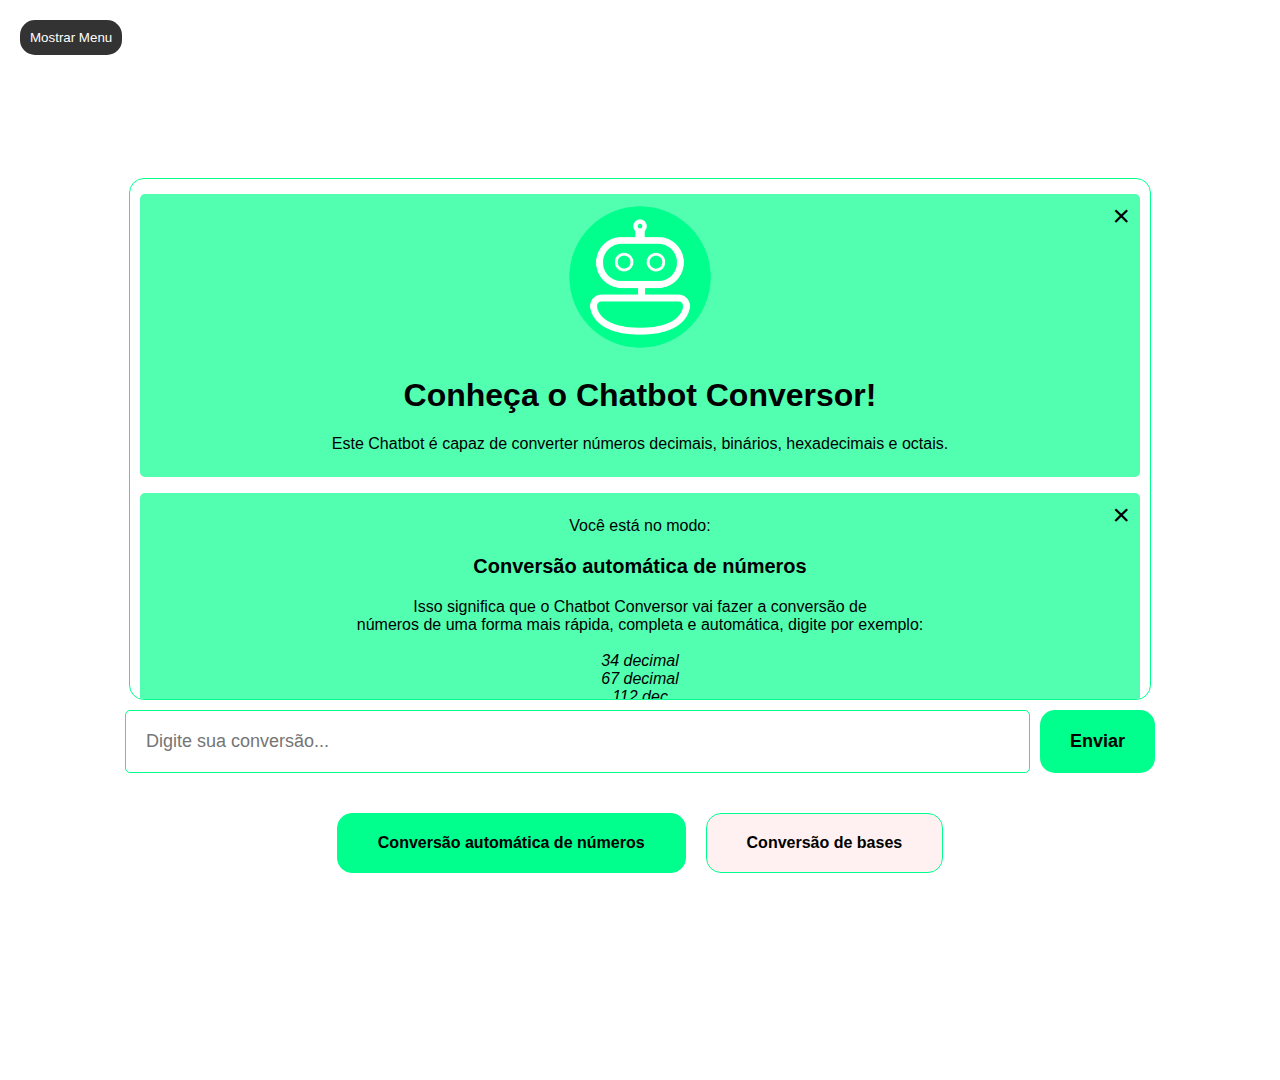
<file: chatbot_conversor.html>
<!DOCTYPE html>
<html lang="pt-br">
<head>
    <meta charset="UTF-8">
    <meta name="viewport" content="width=device-width, initial-scale=1.0">
    <link rel="stylesheet" href="chatbot-conversor-files/chatbot_conversor_estilo.css">
    <link rel="stylesheet" href="chatbot-conversor-files/tabs/chatconv_estilo_tab.css">
    <link rel="stylesheet" href="chatbot-conversor-files/light&dark-mode/ldm_estilo.css">
    <link rel="stylesheet" href="chatbot-conversor-files/media_style.css">
    <link rel="stylesheet" href="chatbot-conversor-files/sidebar/sidebar_estilo.css">
    <link rel="stylesheet" href="chatbot-tools/load/loading-spin.css">
    <link rel="shortcut icon" href="chatbot-conversor-files/bot_icon-chatbot_conversor-high-resolution-logo-transparent.png" type="image/x-icon">
    <title>Chatbot Conversor</title>
</head>
<body>
    
    <!-- Botão de ocultar/mostrar menu lateral -->
<button id="toggleBtn">Mostrar Menu</button>

<!-- Menu lateral -->
<div class="sidebar hidden" id="sidebar">
    <ul>
        <li><img src='chatbot-img/bot_icon-chatbot_basico-high-resolution-logo-transparent.png' alt='Ir para Chatbot Básico' width='80px'><a href="chatbot_basico6.html">Chatbot Básico</a></li>
    </ul>
    <div id="color-btn-area">
        <button class="color-btn" style="background-color: rgb(255, 255, 255);" onclick="modoClaro()">Modo Claro</button>
    <button class="color-btn" style="background-color: rgb(25, 25, 25); color: white;" onclick="modoEscuro()">Modo Escuro</button>
    </div>
</div>

    <!-- Aba 1: Conversor de números -->
    <div id="Aba1" class="tab-content">
        <div id="chat-window-1">


            <div class="notification"> 
                <span class="close" onclick="this.parentElement.style.display='none'">&times;</span>
                <img src="chatbot-conversor-files/bot_icon-chatbot_conversor-high-resolution-logo-transparent.png" alt="logo chatbot conversor" width="150px">
                <h1>Conheça o Chatbot Conversor!</h1>
                <p>Este Chatbot é capaz de converter números decimais, binários, hexadecimais e octais.</p>
                </div></p>


                <div class="notification" style="list-style: none;"> 
                    <span class="close" onclick="this.parentElement.style.display='none'">&times;</span>
                    <p>Você está no modo:<p id="font-bold" style="font-size: 20px;">Conversão automática de números</p>Isso significa que o Chatbot Conversor
                    vai fazer a conversão de <br>números de uma forma mais rápida, completa e automática, digite por exemplo: <br> <br>
                    <div id="font-italic">
                        <li>34 decimal</li>
                        <li>67 decimal</li>
                        <li>112 dec</li>
                        <li>10 binário</li>
                        <li>1010 binario</li>
                        <li>1101 bin</li>
                        <li>56 hexadecimal</li>
                        <li>78 hex</li>
                        <li>27 octal</li>
                        <li>126 oct</li>
                    </div>
                    <p>Automaticamente, O bot vai enviar uma mensagem para você. trazendo a resposta exata da <br>conversão do número e de todas as bases numéricas de <br> 
                        acordo com o número escolhido. 
                        Para mais detalhes do Chatbot Conversor, clique <a href="">aqui</a>.
                    </p></div>


        </div>
        <div id="input-area">
            <input type="text" id="user-input-1" placeholder="Digite sua conversão...">
            <button id="send-btn-1">Enviar</button>
        </div>
        <script src="chatbot-conversor-files/chatbot_convert_n_script.js"></script>
    </div>
    
    <!-- Aba 2: Conversor de bases -->
    <div id="Aba2" class="tab-content">
        <div id="chat-window-2" class="chat-box">


            <div class="notification" style="list-style: none;"> 
                <span class="close" onclick="this.parentElement.style.display='none'">&times;</span>
                <p>Você está no modo:<p id="font-bold" style="font-size: 20px;">Conversão de bases</p>Isso significa que o Chatbot Conversor
                vai fazer a conversão de <br>números de uma forma mais objetiva, exata e automática, digite por exemplo: <br> <br>
                <div id="font-italic">
                    <li>42 de decimal para binário</li>
                    <li>71 de decimal para hexadecimal</li>
                    <li>149 de decimal para octal</li>
                    <li>101 de binario para decimal</li>
                    <li>1110010 de binário para octal</li>
                    <li>0011 de binario para hexadecimal</li>
                    <li>93 de hexadecimal para binario</li>
                    <li>55 de hexadecimal para decimal</li>
                    <li>28 de hexadecimal para octal</li>
                    <li>115 de octal para decimal</li>
                    <li>63 de octal para hexadecimal</li>
                    <li>279 de octal para binário</li>
                </div>
                <p>Automaticamente, O bot vai enviar uma mensagem para você. trazendo a resposta exata da <br>conversão do número de acordo com a base escolhida. 
                    Para mais detalhes do Chatbot Conversor, clique <a href="">aqui</a>.
                </p></div>


        </div>
        <div id="input-area">
            <input type="text" id="user-input-2" placeholder="Digite sua conversão...">
            <button id="send-btn-2">Enviar</button>
        </div>
        <script src="chatbot-conversor-files/chatbot_convert_b_script.js"></script>
    </div>
    
    <!-- Navegação entre abas -->
    <div class="tab-convert">
        <button style="border: 1px solid #00ff8c;" class="tablinks" onclick="openTab(event, 'Aba1')" id="defaultOpen">Conversão automática de números</button>
        <button style="border: 1px solid #00ff8c;" class="tablinks" onclick="openTab(event, 'Aba2')">Conversão de bases</button>
    </div>
    
    <script src="chatbot-conversor-files/light&dark-mode/ldm_script.js"></script>
    <script src="chatbot-conversor-files/tabs/chatconv_tab_script.js"></script>
    <script src="chatbot-conversor-files/sidebar/sidebar_script.js"></script>

</body>
</html>
</file>
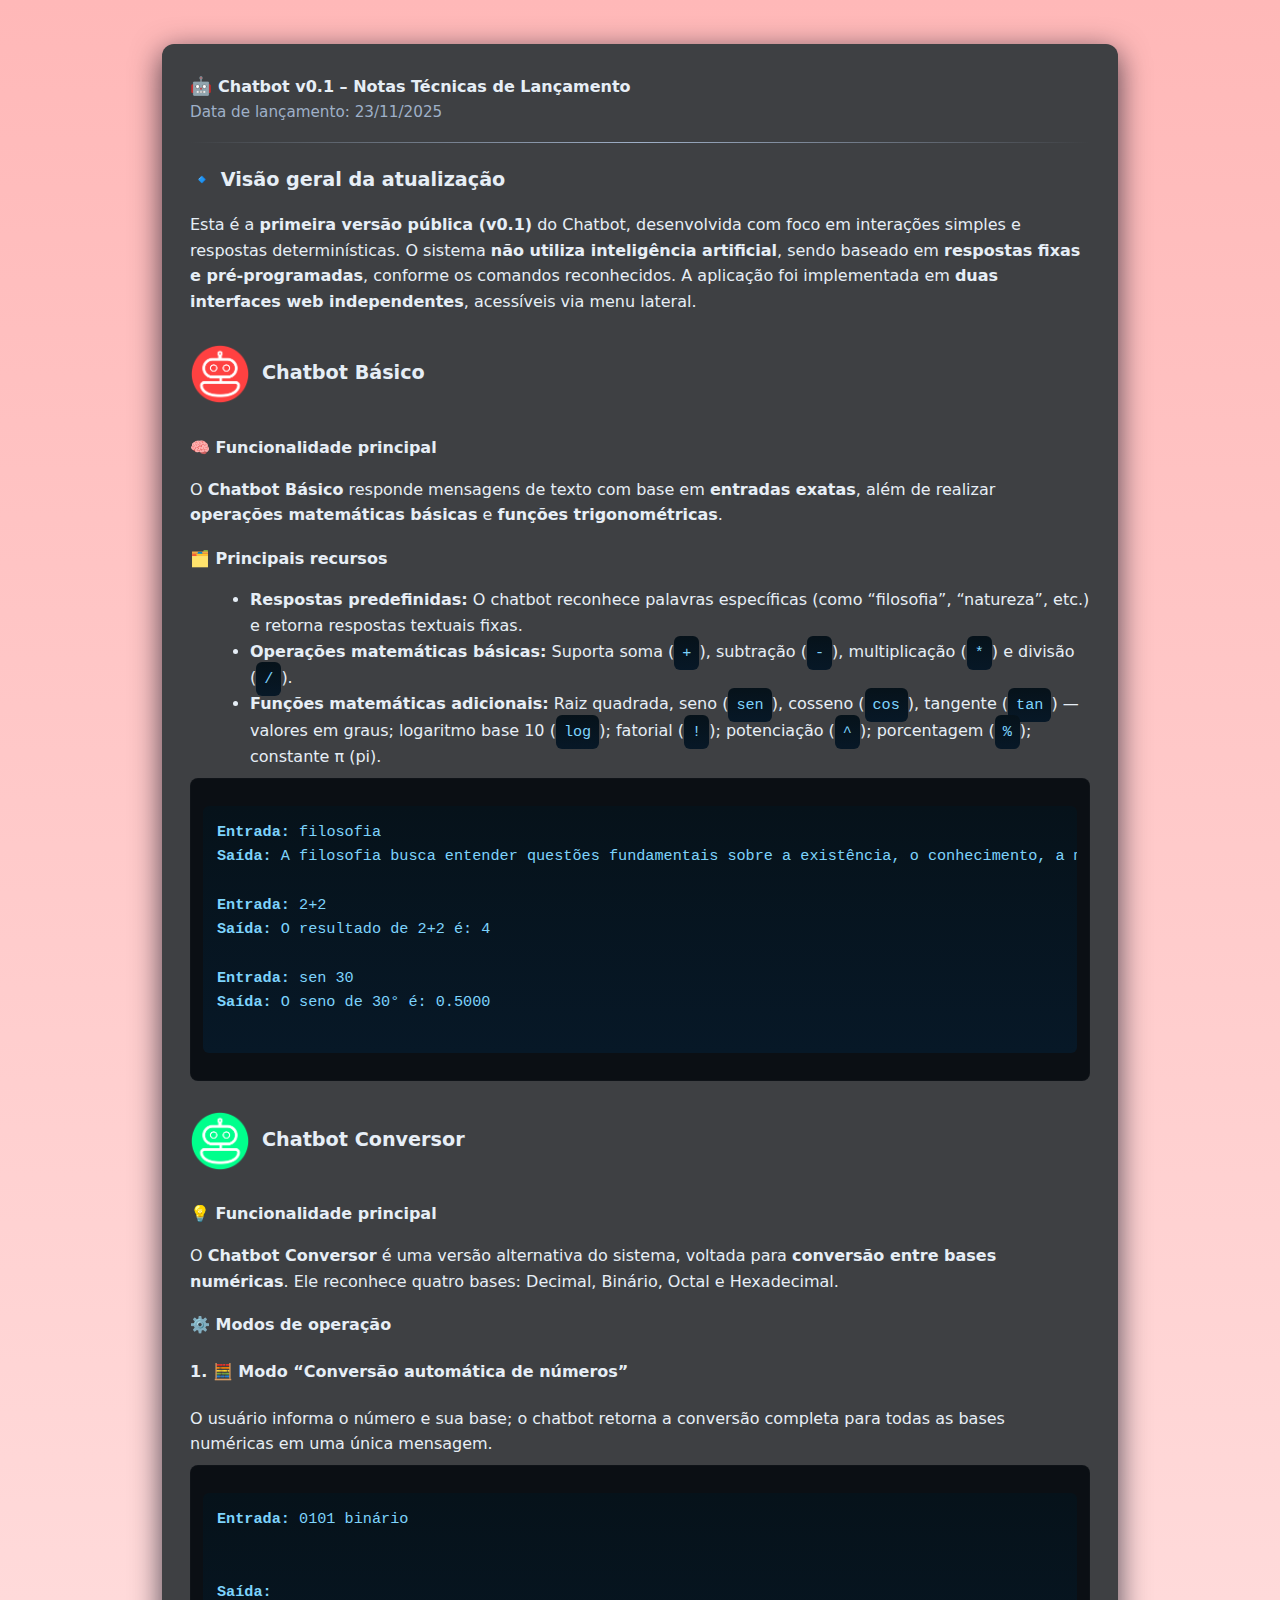
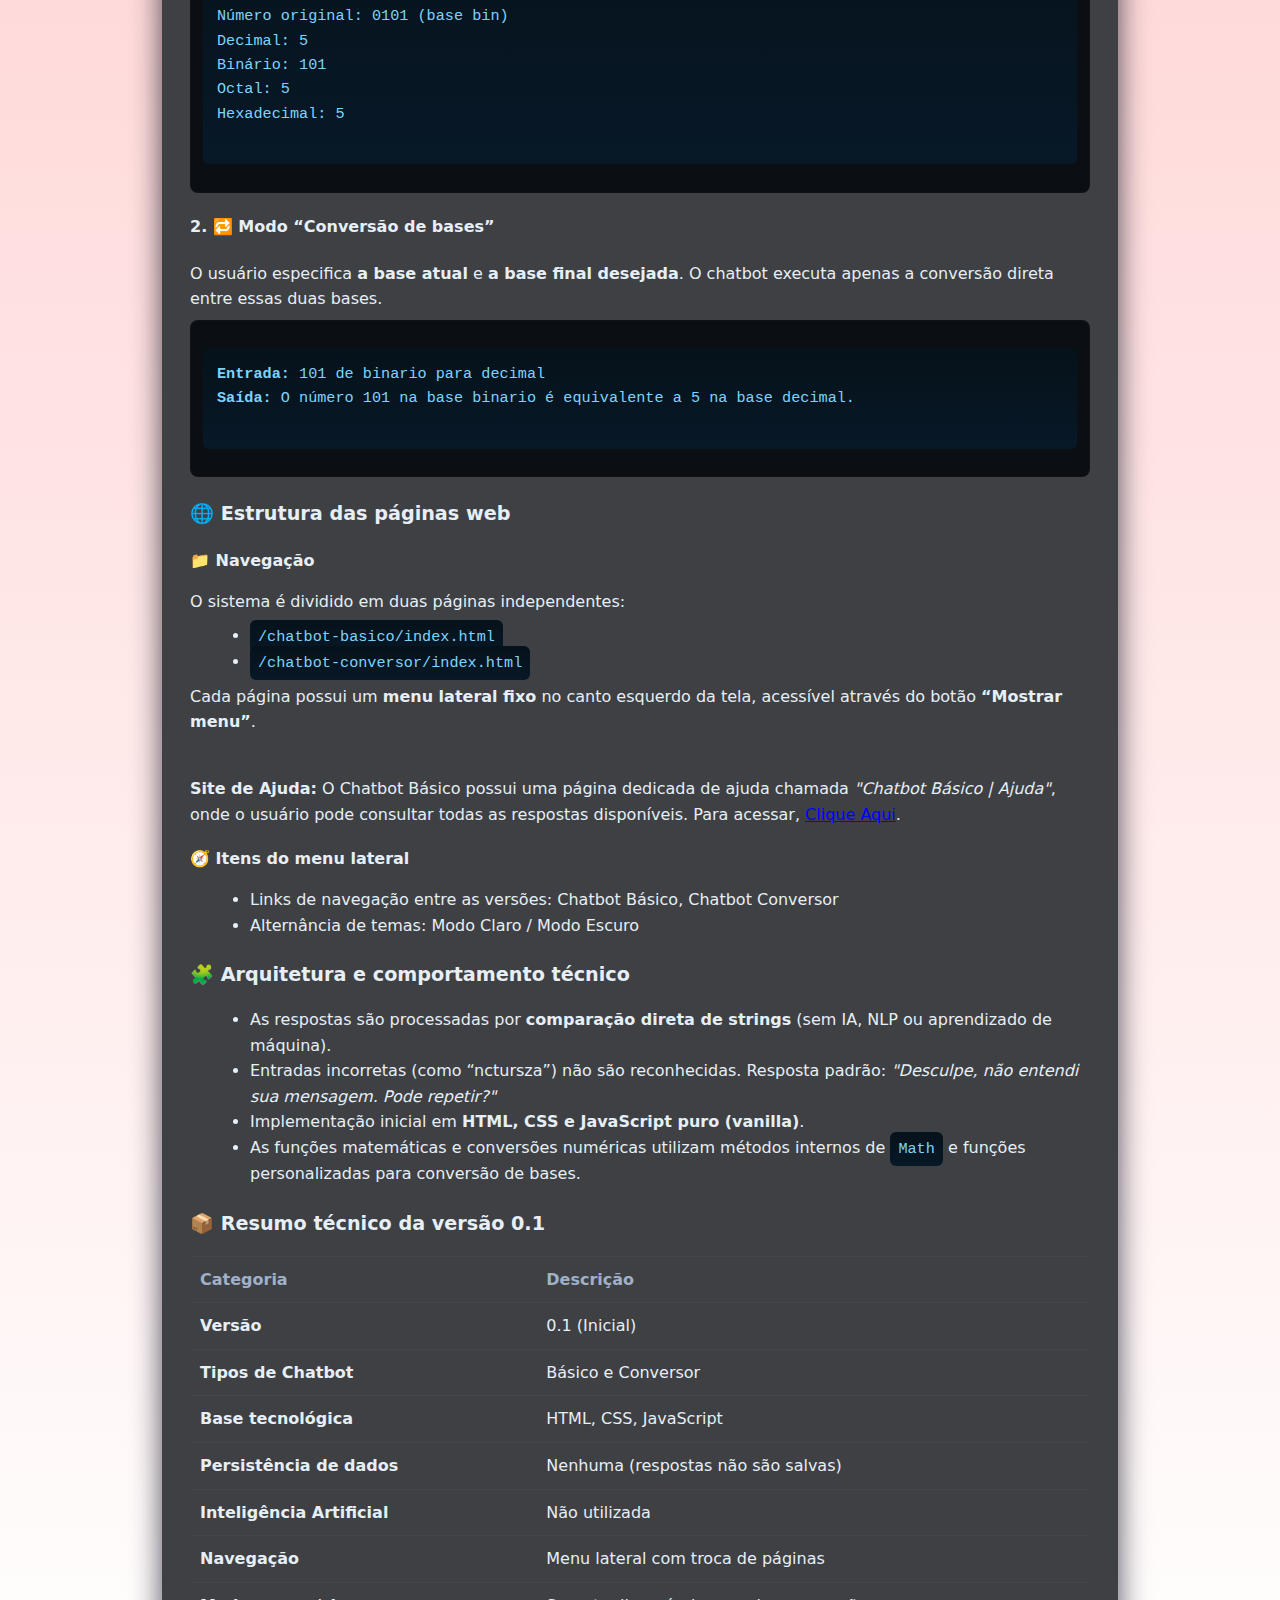
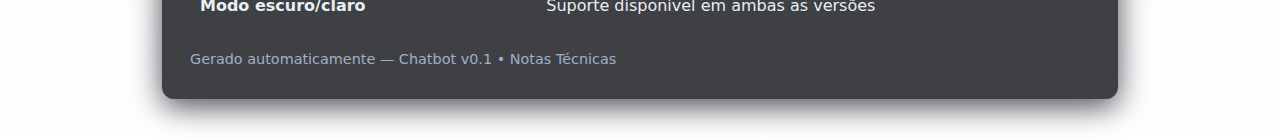
<file: notas-tecnicas-chatbot-v01.html>
<!doctype html>
<html lang="pt-BR">
<head>
  <meta charset="utf-8" />
  <meta name="viewport" content="width=device-width,initial-scale=1" />
  <title>Chatbot v0.1 — Notas Técnicas</title>
  <style>
    /* Visual estilo Markdown simples */
    :root{
      --bg:#ffffff; 
      --paper:#3e4043; 
      --text:#e6eef6; 
      --muted:#9fb0c8; 
      --accent:#7dd3fc; 
      --code:#0b0f14;
    }
    
    body{
      background:linear-gradient(180deg,#ffb8b8 0%,var(--bg) 100%);
      color:var(--text);
      font-family:Inter, system-ui, Arial;
      line-height:1.6;
      padding:36px;}

    
    .container{
      max-width:900px;
      margin:0 auto;
      background:var(--paper);
      border-radius:12px;
      padding:28px;
      box-shadow:0 8px 30px rgba(2,6,23,0.7);
    }

    h1{
      font-size:1.6rem;
      margin:0 0 8px
  }
    h2{
      font-size:1.2rem;
      margin-top:22px
  }
    h3{
      font-size:1rem;
      margin-top:18px
  }

    p{margin:8px 0}
    .meta{color:var(--muted);font-size:0.95rem}
    hr{border:0;height:1px;background:linear-gradient(90deg,transparent,var(--muted),transparent);margin:18px 0}
    pre, code{background:linear-gradient(180deg,#06121a,#071827);padding:8px;border-radius:6px;color:var(--accent); font-size:0.95rem}
    pre{padding:14px;overflow:auto}
    blockquote{border-left:3px solid rgba(125,211,252,0.12);padding-left:12px;color:var(--muted);margin:12px 0}
    ul{margin:8px 0 8px 20px}
    table{width:100%;border-collapse:collapse;margin-top:12px}
    th,td{padding:10px;border-top:1px solid rgba(255,255,255,0.03);text-align:left}
    th{color:var(--muted);font-weight:600}
    .kbd{background:#061323;padding:2px 8px;border-radius:6px;border:1px solid rgba(255,255,255,0.03);font-family:monospace}
    .tag{display:inline-block;background:rgba(125,211,252,0.06);color:var(--accent);padding:4px 8px;border-radius:999px;font-size:0.85rem;margin-right:8px}
    
    .code-block{
      background:var(--code);
      padding:12px;
      border-radius:8px;
      color:#cfeefc;
      border:1px solid rgba(255,255,255,0.02)
    }

    .footer{margin-top:20px;color:var(--muted);font-size:0.9rem}
    /* Light mode toggle (visual only) */
    .top-actions{display:flex;justify-content:space-between;align-items:center;margin-bottom:12px}
    .btn{background:transparent;border:1px solid rgba(255,255,255,0.04);padding:6px 10px;border-radius:8px;color:var(--muted);cursor:pointer}
    .emoji{font-size:1.1rem;margin-right:6px}


    @media (max-width:700px){ 
    body{padding:18px}
    .container{padding:18px}
  }

  #secao-chatbot {
    flex-direction: row;
    display: flex;
    margin: 30px auto;
  }

  #secao-chatbot h2 {
    font-size: 1.2rem;
    margin-top: 14px;
  }

  #secao-chatbot img {
    width: 60px;
    height: 60px;
    margin-right: 12px;
  }
  </style>
</head>
<body>
  <div class="container" role="main">
    <div class="top-actions">
      <div>
        <span class="emoji">🤖</span><strong>Chatbot v0.1 – Notas Técnicas de Lançamento</strong>
        <div class="meta">Data de lançamento: 23/11/2025</div>
      </div>
    </div>

    <hr />

    <h2>🔹 Visão geral da atualização</h2>
    <p>Esta é a <strong>primeira versão pública (v0.1)</strong> do Chatbot, desenvolvida com foco em interações simples e respostas determinísticas. O sistema <strong>não utiliza inteligência artificial</strong>, sendo baseado em <strong>respostas fixas e pré-programadas</strong>, conforme os comandos reconhecidos. A aplicação foi implementada em <strong>duas interfaces web independentes</strong>, acessíveis via menu lateral.</p>

    <div id="secao-chatbot">
      <img src="https://pealvesilva.github.io/chatbot-basico/conversor/chatbot-conversor-files/bot_icon-chatbot_basico-high-resolution-logo-transparent.png" alt="chatbot-basico " id="secao-chatbot-basico img"/>
      <h2>Chatbot Básico</h2>
    </div>
    
    <h3>🧠 Funcionalidade principal</h3>
    <p>O <strong>Chatbot Básico</strong> responde mensagens de texto com base em <strong>entradas exatas</strong>, além de realizar <strong>operações matemáticas básicas</strong> e <strong>funções trigonométricas</strong>.</p>

    <h3>🗂️ Principais recursos</h3>
    <ul>
      <li><strong>Respostas predefinidas:</strong> O chatbot reconhece palavras específicas (como “filosofia”, “natureza”, etc.) e retorna respostas textuais fixas.</li>
      <li><strong>Operações matemáticas básicas:</strong> Suporta soma (<code>+</code>), subtração (<code>-</code>), multiplicação (<code>*</code>) e divisão (<code>/</code>).</li>
      <li><strong>Funções matemáticas adicionais:</strong> Raiz quadrada, seno (<code>sen</code>), cosseno (<code>cos</code>), tangente (<code>tan</code>) — valores em graus; logaritmo base 10 (<code>log</code>); fatorial (<code>!</code>); potenciação (<code>^</code>); porcentagem (<code>%</code>); constante π (pi).</li>
    </ul>

    <div class="code-block">
      <pre>
<strong>Entrada:</strong> filosofia
<strong>Saída:</strong> A filosofia busca entender questões fundamentais sobre a existência, o conhecimento, a moralidade e o raciocínio. Filósofos têm explorado esses temas por milênios, oferecendo diversas perspectivas sobre a vida e o mundo.

<strong>Entrada:</strong> 2+2
<strong>Saída:</strong> O resultado de 2+2 é: 4

<strong>Entrada:</strong> sen 30
<strong>Saída:</strong> O seno de 30° é: 0.5000
        </pre>
    </div>

    <div id="secao-chatbot">
      <img src="https://pealvesilva.github.io/chatbot-basico/conversor/chatbot-conversor-files/bot_icon-chatbot_conversor-high-resolution-logo-transparent.png" alt="chatbot-basico " id="secao-chatbot-basico img"/>
      <h2>Chatbot Conversor</h2>
    </div>

    <h3>💡 Funcionalidade principal</h3>
    <p>O <strong>Chatbot Conversor</strong> é uma versão alternativa do sistema, voltada para <strong>conversão entre bases numéricas</strong>. Ele reconhece quatro bases: Decimal, Binário, Octal e Hexadecimal.</p>

    <h3>⚙️ Modos de operação</h3>
    <h4>1. 🧮 Modo “Conversão automática de números”</h4>
    <p>O usuário informa o número e sua base; o chatbot retorna a conversão completa para todas as bases numéricas em uma única mensagem.</p>

    <div class="code-block">
      <pre><strong>Entrada: </strong>0101 binário
        <br>
<strong>Saída: </strong>
Número original: 0101 (base bin)
Decimal: 5
Binário: 101
Octal: 5
Hexadecimal: 5
      </pre>
    </div>

    <h4>2. 🔁 Modo “Conversão de bases”</h4>
    <p>O usuário especifica <strong>a base atual</strong> e <strong>a base final desejada</strong>. O chatbot executa apenas a conversão direta entre essas duas bases.</p>

    <div class="code-block">
     <pre>
<strong>Entrada:</strong> 101 de binario para decimal
<strong>Saída:</strong> O número 101 na base binario é equivalente a 5 na base decimal.
     </pre>
    </div>

    <h2>🌐 Estrutura das páginas web</h2>
    <h3>📁 Navegação</h3>
    <p>O sistema é dividido em duas páginas independentes:</p>
    <ul>
      <li><code>/chatbot-basico/index.html</code></li>
      <li><code>/chatbot-conversor/index.html</code></li>
    </ul>
    <p>Cada página possui um <strong>menu lateral fixo</strong> no canto esquerdo da tela, acessível através do botão <strong>“Mostrar menu”</strong>.</p>
    <br>
    <p><strong>Site de Ajuda:</strong> O Chatbot Básico possui uma página dedicada de ajuda chamada <em>"Chatbot Básico | Ajuda"</em>, onde o usuário pode consultar todas as respostas disponíveis. Para acessar, <a href="https://pealvesilva.github.io/chatbot-basico/help/" target="_blank" rel="noopener noreferrer" style="color: blue;">Clique Aqui</a>.</p>

    <h3>🧭 Itens do menu lateral</h3>
    <ul>
      <li>Links de navegação entre as versões: Chatbot Básico, Chatbot Conversor</li>
      <li>Alternância de temas: Modo Claro / Modo Escuro</li>
    </ul>

    <h2>🧩 Arquitetura e comportamento técnico</h2>
    <ul>
      <li>As respostas são processadas por <strong>comparação direta de strings</strong> (sem IA, NLP ou aprendizado de máquina).</li>
      <li>Entradas incorretas (como “nctursza”) não são reconhecidas. Resposta padrão: <em>"Desculpe, não entendi sua mensagem. Pode repetir?"</em></li>
      <li>Implementação inicial em <strong>HTML, CSS e JavaScript puro (vanilla)</strong>.</li>
      <li>As funções matemáticas e conversões numéricas utilizam métodos internos de <code>Math</code> e funções personalizadas para conversão de bases.</li>
    </ul>

    <h2>📦 Resumo técnico da versão 0.1</h2>
    <table>
      <thead>
        <tr><th>Categoria</th><th>Descrição</th></tr>
      </thead>
      <tbody>
        <tr><td><strong>Versão</strong></td><td>0.1 (Inicial)</td></tr>
        <tr><td><strong>Tipos de Chatbot</strong></td><td>Básico e Conversor</td></tr>
        <tr><td><strong>Base tecnológica</strong></td><td>HTML, CSS, JavaScript</td></tr>
        <tr><td><strong>Persistência de dados</strong></td><td>Nenhuma (respostas não são salvas)</td></tr>
        <tr><td><strong>Inteligência Artificial</strong></td><td>Não utilizada</td></tr>
        <tr><td><strong>Navegação</strong></td><td>Menu lateral com troca de páginas</td></tr>
        <tr><td><strong>Modo escuro/claro</strong></td><td>Suporte disponível em ambas as versões</td></tr>
      </tbody>
    </table>

    <div class="footer">Gerado automaticamente — Chatbot v0.1 • Notas Técnicas</div>
  </div>
</body>
</html>
</file>
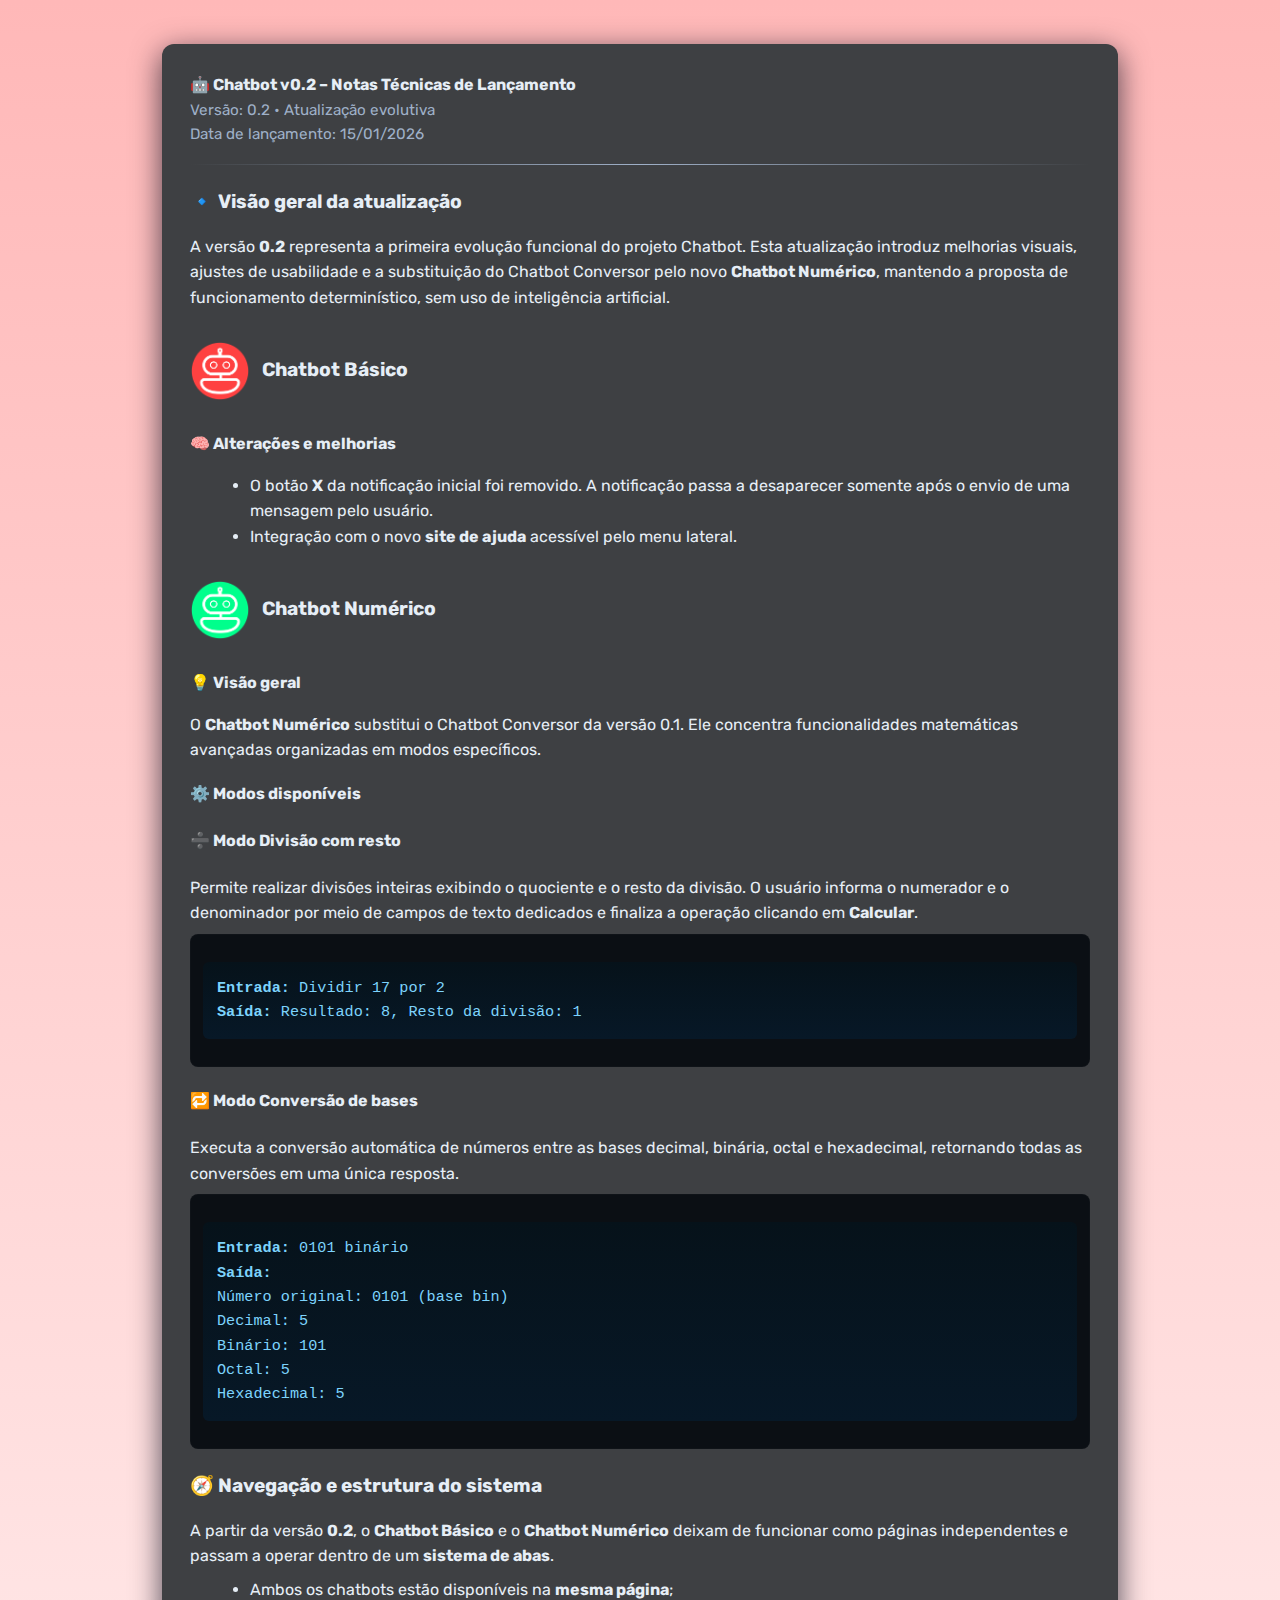
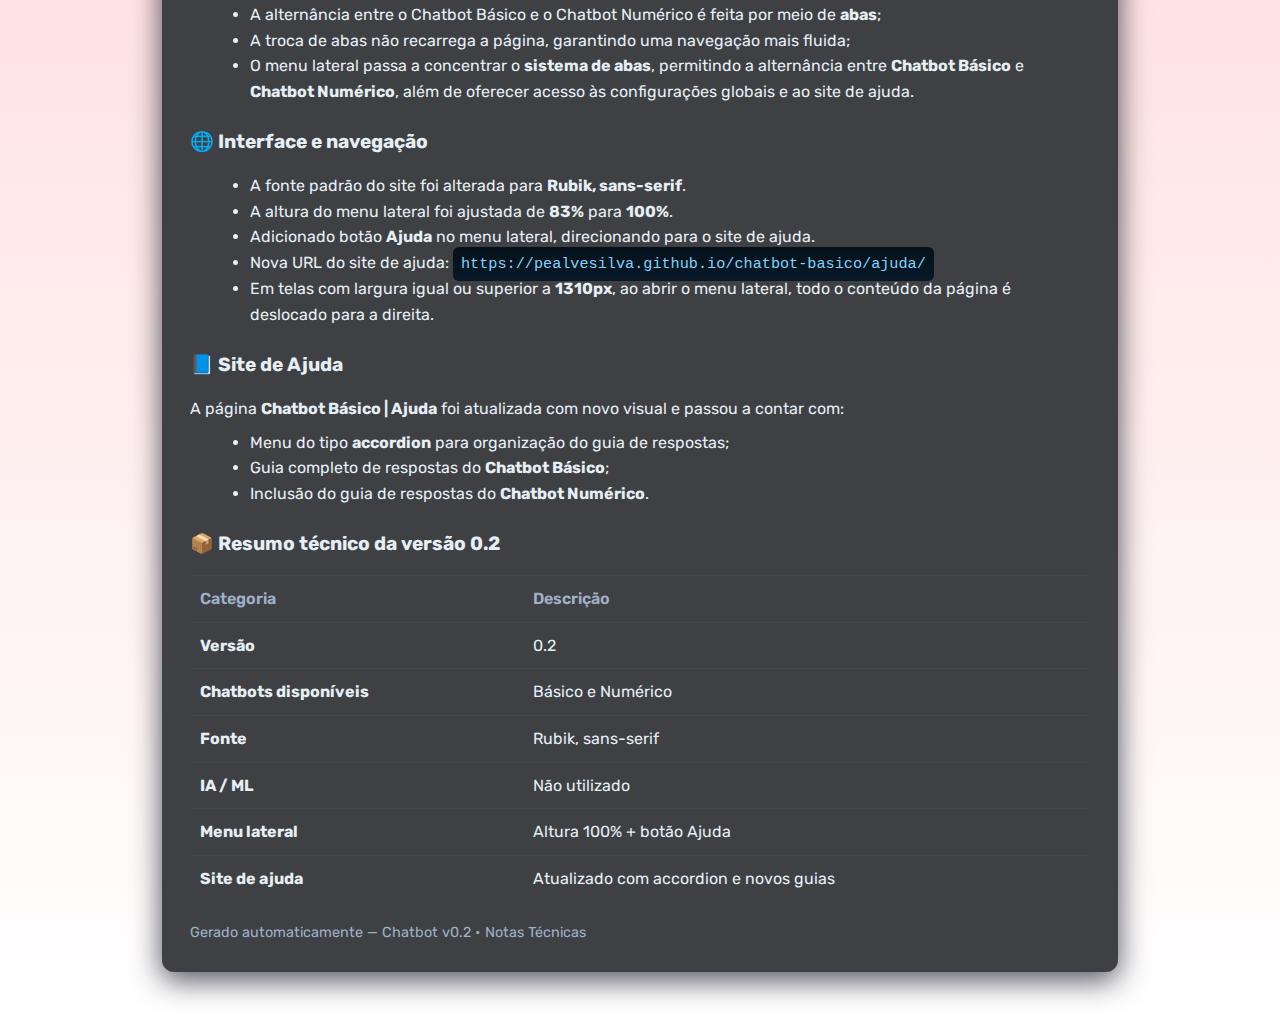
<file: notas-tecnicas-chatbot-v02.html>
<!doctype html>
<html lang="pt-BR">
<head>
  <meta charset="utf-8" />
  <meta name="viewport" content="width=device-width,initial-scale=1" />
  <title>Chatbot v0.2 — Notas Técnicas</title>
  <link href="https://fonts.googleapis.com/css2?family=Rubik:wght@300;400;500;600;700&display=swap" rel="stylesheet">
  <style>
    :root{
      --bg:#ffffff; 
      --paper:#3e4043; 
      --text:#e6eef6; 
      --muted:#9fb0c8; 
      --accent:#7dd3fc; 
      --code:#0b0f14;
    }
    body{
      background:linear-gradient(180deg,#ffb8b8 0%,var(--bg) 100%);
      color:var(--text);
      font-family:'Rubik', sans-serif;
      line-height:1.6;
      padding:36px;
    }
    .container{
      max-width:900px;
      margin:0 auto;
      background:var(--paper);
      border-radius:12px;
      padding:28px;
      box-shadow:0 8px 30px rgba(2,6,23,0.7);
    }
    h1{font-size:1.6rem;margin:0 0 8px}
    h2{font-size:1.2rem;margin-top:22px}
    h3{font-size:1rem;margin-top:18px}
    p{margin:8px 0}
    .meta{color:var(--muted);font-size:0.95rem}
    hr{border:0;height:1px;background:linear-gradient(90deg,transparent,var(--muted),transparent);margin:18px 0}
    pre, code{background:linear-gradient(180deg,#06121a,#071827);padding:8px;border-radius:6px;color:var(--accent); font-size:0.95rem}
    pre{padding:14px;overflow:auto}
    blockquote{border-left:3px solid rgba(125,211,252,0.12);padding-left:12px;color:var(--muted);margin:12px 0}
    ul{margin:8px 0 8px 20px}
    table{width:100%;border-collapse:collapse;margin-top:12px}
    th,td{padding:10px;border-top:1px solid rgba(255,255,255,0.03);text-align:left}
    th{color:var(--muted);font-weight:600}
    .code-block{background:var(--code);padding:12px;border-radius:8px;color:#cfeefc;border:1px solid rgba(255,255,255,0.02)}
    .footer{margin-top:20px;color:var(--muted);font-size:0.9rem}

    #secao-chatbot {
    flex-direction: row;
    display: flex;
    margin: 30px auto;
  }

  #secao-chatbot h2 {
    font-size: 1.2rem;
    margin-top: 14px;
  }

  #secao-chatbot img {
    width: 60px;
    height: 60px;
    margin-right: 12px;
  }
  </style>
</head>
<body>
  <div class="container" role="main">
    <strong>🤖 Chatbot v0.2 – Notas Técnicas de Lançamento</strong>
    <div class="meta">Versão: 0.2 • Atualização evolutiva</div>
    <div class="meta">Data de lançamento: 15/01/2026</div>

    <hr />

    <h2>🔹 Visão geral da atualização</h2>
    <p>A versão <strong>0.2</strong> representa a primeira evolução funcional do projeto Chatbot. Esta atualização introduz melhorias visuais, ajustes de usabilidade e a substituição do Chatbot Conversor pelo novo <strong>Chatbot Numérico</strong>, mantendo a proposta de funcionamento determinístico, sem uso de inteligência artificial.</p>

    <div id="secao-chatbot">
      <img src="chatbot-numerico-files_/img/bot_icon-chatbot_basico-high-resolution-logo-transparent.png" alt="chatbot-basico " id="secao-chatbot-basico img"/>
      <h2>Chatbot Básico</h2>
    </div>
    <h3>🧠 Alterações e melhorias</h3>
    <ul>
      <li>O botão <strong>X</strong> da notificação inicial foi removido. A notificação passa a desaparecer somente após o envio de uma mensagem pelo usuário.</li>
      <li>Integração com o novo <strong>site de ajuda</strong> acessível pelo menu lateral.</li>
    </ul>

    <div id="secao-chatbot">
      <img src="chatbot-numerico-files_/img/bot_icon-chatbot_conversor-high-resolution-logo-transparent.png" alt="chatbot-numérico " id="secao-chatbot-numérico img"/>
      <h2>Chatbot Numérico</h2>
    </div>
    <h3>💡 Visão geral</h3>
    <p>O <strong>Chatbot Numérico</strong> substitui o Chatbot Conversor da versão 0.1. Ele concentra funcionalidades matemáticas avançadas organizadas em modos específicos.</p>

    <h3>⚙️ Modos disponíveis</h3>

    <h4>➗ Modo Divisão com resto</h4>
    <p>Permite realizar divisões inteiras exibindo o quociente e o resto da divisão. O usuário informa o numerador e o denominador por meio de campos de texto dedicados e finaliza a operação clicando em <strong>Calcular</strong>.</p>

    <div class="code-block">
      <pre><strong>Entrada:</strong> Dividir 17 por 2
<strong>Saída:</strong> Resultado: 8, Resto da divisão: 1</pre>
    </div>

    <h4>🔁 Modo Conversão de bases</h4>
    <p>Executa a conversão automática de números entre as bases decimal, binária, octal e hexadecimal, retornando todas as conversões em uma única resposta.</p>

    <div class="code-block">
      <pre><strong>Entrada:</strong> 0101 binário
<strong>Saída:</strong>
Número original: 0101 (base bin)
Decimal: 5
Binário: 101
Octal: 5
Hexadecimal: 5</pre>
    </div>

    <h2>🧭 Navegação e estrutura do sistema</h2>
<p>
A partir da versão <strong>0.2</strong>, o <strong>Chatbot Básico</strong> e o
<strong>Chatbot Numérico</strong> deixam de funcionar como páginas independentes
e passam a operar dentro de um <strong>sistema de abas</strong>.
</p>

<ul>
  <li>Ambos os chatbots estão disponíveis na <strong>mesma página</strong>;</li>
  <li>A alternância entre o Chatbot Básico e o Chatbot Numérico é feita por meio de <strong>abas</strong>;</li>
  <li>A troca de abas não recarrega a página, garantindo uma navegação mais fluida;</li>
  <li>O menu lateral passa a concentrar o <strong>sistema de abas</strong>, permitindo a alternância entre
  <strong>Chatbot Básico</strong> e <strong>Chatbot Numérico</strong>, além de oferecer acesso às
  configurações globais e ao site de ajuda.</li>
</ul>


    <h2>🌐 Interface e navegação</h2>
    <ul>
      <li>A fonte padrão do site foi alterada para <strong>Rubik, sans-serif</strong>.</li>
      <li>A altura do menu lateral foi ajustada de <strong>83%</strong> para <strong>100%</strong>.</li>
      <li>Adicionado botão <strong>Ajuda</strong> no menu lateral, direcionando para o site de ajuda.</li>
      <li>Nova URL do site de ajuda: <code>https://pealvesilva.github.io/chatbot-basico/ajuda/</code></li>
      <li>Em telas com largura igual ou superior a <strong>1310px</strong>, ao abrir o menu lateral, todo o conteúdo da página é deslocado para a direita.</li>
    </ul>

    <h2>📘 Site de Ajuda</h2>
    <p>A página <strong>Chatbot Básico | Ajuda</strong> foi atualizada com novo visual e passou a contar com:</p>
    <ul>
      <li>Menu do tipo <strong>accordion</strong> para organização do guia de respostas;</li>
      <li>Guia completo de respostas do <strong>Chatbot Básico</strong>;</li>
      <li>Inclusão do guia de respostas do <strong>Chatbot Numérico</strong>.</li>
    </ul>

    <h2>📦 Resumo técnico da versão 0.2</h2>
    <table>
      <thead>
        <tr><th>Categoria</th><th>Descrição</th></tr>
      </thead>
      <tbody>
        <tr><td><strong>Versão</strong></td><td>0.2</td></tr>
        <tr><td><strong>Chatbots disponíveis</strong></td><td>Básico e Numérico</td></tr>
        <tr><td><strong>Fonte</strong></td><td>Rubik, sans-serif</td></tr>
        <tr><td><strong>IA / ML</strong></td><td>Não utilizado</td></tr>
        <tr><td><strong>Menu lateral</strong></td><td>Altura 100% + botão Ajuda</td></tr>
        <tr><td><strong>Site de ajuda</strong></td><td>Atualizado com accordion e novos guias</td></tr>
      </tbody>
    </table>

    <div class="footer">Gerado automaticamente — Chatbot v0.2 • Notas Técnicas</div>
  </div>
</body>
</html>
</file>
<file: styles/chatbot_basico_estilo.css>
body {
    justify-content: center;
    text-align: center;
    display: flex;
    margin: 0;
    height: 100vh;
    flex-direction: column;
    transition: background-color 0.5s ease;
    font-family: "Rubik", sans-serif;
}

.user-message, .bot-message {
    background-color: #d1e7dd;
    margin: 10px;
    max-width: 70%;
    padding: 20px;
    border-radius: 10px;
    position: relative;
    overflow-wrap: break-word; /* Força a quebra de palavras longas */
    word-wrap: break-word; /* Compatibilidade adicional */
    white-space: pre-wrap; /* Mantém quebras de linha e força novas */
    line-height: 1.5;
    opacity: 0;
    animation: fadeIn 0.5s forwards;
}

.user-message {
    background-color: #d1e7dd;
    margin-left: auto;
    text-align: left;
    color: black;
}

.bot-message {
    background-color: #ff4141;
    color: white;
    margin-right: auto;
    text-align: left;
}

.user-message1 {
    background-color: #d1e7dd;
    margin-left: auto;
    text-align: left;
    color: black;
}

.bot-message1 {
    background-color: #ff4141;
    color: white;
    margin-right: auto;
    text-align: left;
    padding: 20px;
    border-radius: 10px;
    max-width: 70%;
    margin: 10px;
}

#notification {
    padding: 8px;
    margin: 5px 0;
    border-radius: 5px;
    background-color: #ffc4c4;
    position: relative;
    text-align: center;
    color: black;
}

.notification .close {
    position: absolute;
    top: 5px;
    right: 10px;
    cursor: pointer;
    font-size: 30px;
    color: #000000;
}

.tooltip-item {
    margin: 5px 0;
    cursor: pointer;
    color: #380eac;
}

.tooltip-item:hover {
    text-decoration: underline;
}

#font-bold {
    font-weight: bold;
}

#font-italic {
    font-style: italic;
}

#text-underline {
    text-decoration: underline;
}

#input-area {
    display: flex;
    padding: 6px;
    margin: 0 auto;
}

#user-input {
    flex: 1;
    padding: 20px;
    border: 1px solid #ddd;
    border-radius: 5px;
    outline: none;
    width: 810px;
    max-width: 180%;
    font-size: large;
}

#send-btn {
    padding: 10px 30px;
    background-color: #007bff;
    color: #fff;
    border: none;
    border-radius: 15px;
    margin-left: 10px;
    cursor: pointer;
    font-weight: bold;
    font-size: large;
}

#send-btn:hover {
    background-color: #0056b3;
}

#chat-window {
    height: 400px;
    width: 950px;
    overflow-y: scroll;
    padding: 10px;
    border: 1px solid #ff4141;
    border-radius: 15px; 
    margin: 0 auto;
}

/* Estilo do conteúdo principal */
.content {
    margin-left: 0;
    padding: 20px;
    justify-content: center;
    display: flex;
    align-items: center;
    flex-grow: 1;
    transition: margin-left 0.3s ease;
    height: 100vh; /* Para preencher o restante da tela */
    text-align: center;
    flex-direction: column;
}

/* Ajuste do conteúdo principal quando o menu está oculto */
.content.shifted {
    margin-left: 250px;
}

#input-area-for-username {
    display: flex;
    padding: 10px;
    margin: 0 auto;
}

#user-input-for-username {
    flex: 1;
    max-width: 180%;
    padding: 20px;
    border: 1px solid #ddd;
    border-radius: 5px;
    outline: none;
    width: 400px;
    height: 1px;
    font-size: large;
}

#send-button-for-username {
    padding: 5px 30px;
    background-color: #007bff;
    color: #fff;
    border: none;
    border-radius: 15px;
    margin-left: 10px;
    cursor: pointer;
    font-weight: bold;
    font-size: large;
}

#send-button-for-username:hover {
    background-color: #0056b3;
}

.user {
    background-color: #d1e7dd;
    color: black;
    margin: 10px;
    max-width: 70%;
    padding: 20px;
    border-radius: 10px;
    position: relative;
    word-wrap: break-word;
    line-height: 1.5;
    animation: fadeIn 0.5s forwards;
    text-align: left;
    margin-left: auto;
}

#send-username-alert {
    padding: 20px;
    background-color: #ffff7a;
    text-align: center;
    justify-content: center;
    width: 220px;
    margin: 10px auto;
    color: black;
    display: flex;
    border-radius: 10px;
}

#false-display {
    padding: 20px;
    width: 50px;
    background-color: transparent;
    margin: 10px auto;
    display: flex;
}

#send-username-alert, #false-display {
    display: none;
}

#img-tab1 {
    width: 50px;
}

#img-divisao-com-resto {
    width: 30px;
}

#img-conversao-de-bases {
    width: 20px;
}
</file>
<file: chatbot-tools/light&dark-mode/ldm_estilo.css>
#color-btn-area {
    padding: 10px;
    justify-content: center;
    text-align: center;
    width: auto;
}

.color-btn {
    padding: 10px 20px;
    margin: 10px;
    border: none;
    cursor: pointer;
    font-size: 16px;
}
</file>
<file: chatbot-tools/sidebar/sidebar_estilo.css>
/* Estilo do menu lateral */
.sidebar {
    width: 250px;
    height: 100%;
    background-color: #333;
    color: white;
    padding-top: 100px;
    position: fixed;
    left: 0;
    top: 0;
    transition: width 0.3s ease;
}

/* Estilo para ocultar o menu lateral */
.sidebar.hidden {
    width: 0;
    padding: 0;
    overflow: hidden;
}

.sidebar ul {
    list-style: none;
    padding: 0;
    margin: 0;
}

.sidebar ul li {
    padding: 7px 20px;
}

.sidebar ul li a {
    color: white;
    text-decoration: none;
    display: block;
    padding: 20px;
}

#chatbot-conversor-btn:hover {
    background-color: #00ff8c;
    border-radius: 15px;
    color: black;
}

#help-btn {
    background-color: #ff4141;
    border-radius: 15px;
    color: white;
}
/* Botão para ocultar/mostrar o menu */
#toggleBtn {
    background-color: #333;
    color: white;
    border: 3px solid #b3b3b3;
    padding: 15px;
    width: 60px;
    height: 60px;
    cursor: pointer;
    position: fixed;
    top: 20px;
    left: 20px;
    z-index: 1000;
    border-radius: 50%;
    font-size: 17px;
    font-weight: bold;
}

#toggleBtn.hidden {
    left: 0;
}

#toggleBtn:hover {
    background-color: #c7c7c7;
}

.novidades-btn:hover {
    background-color: #33fff5;
    color: black;
    border-radius: 15px;
}
</file>
<file: styles/media_style.css>
@media (max-width: 950px) {

    #input-area {
        width: 100%;
    }

    .sidebar {
        z-index: 999;
        position: absolute;
        width: 220px;
        height: 100% auto;
        left: 0;
        transform: translateX(0);
        transition: transform 0.3s ease;
    }

    .sidebar.hidden {
        transform: translateX(-100%);
    }

    .content {
        margin-left: 0 !important;
    }

    .content.shifted {
        margin-left: 0 !important;
    }

    #img-tab1 {
        width: 35px;
    }
}

@media (max-width: 1000px) {
    #chat-window {
        width: 400px;
    }

    #user-input {
        width: 80%;
    }

    .user-message, .bot-message {
        border-radius: 20px;
        margin: 20px;
    }

    iframe {
        width: 250px;
        height: 150px;
    }

    .notification {
        padding: 2px;
    }

    #toggleBtn {
        padding: 10px;
        top: 7px;
        left: 7px;
    }

    .user-message {
        margin-left: auto;
    }

    #input-area-for-username {
        flex-direction: column;
        padding: 0.5px;
    }

    #user-input-for-username {
        width: 210px;
        margin: 20px auto;
        word-wrap: break-word;
        height: 20px;
        padding: 25px;
    }

    #send-button-for-username {
        padding: 20px;
        text-align: center;
    }

    .user {
        border-radius: 20px;
    }

    .bot-message1 {
        border-radius: 20px;
        margin: 20px;
    }

    #false-display {
        display: none;
    }

    #send-username-alert {
        display: block;
    }

    .sidebar {
        z-index: 999;
        position: absolute;
        width: 220px;
        height: 100%;
        left: 0;
        transform: translateX(0);
        transition: transform 0.3s ease;
    }

    .sidebar.hidden {
        transform: translateX(-100%);
    }

    .content {
        margin-left: 0 !important;
    }

    .content.shifted {
        margin-left: 0 !important;
    }

    #line {
        height: 1px;
        background-color: #a0a0a0;
        width: 220px;
    }

    .tab-convert button {
        width: 100px;
    }

    #input-area2 {
        width: 420px;
    }
}

@media (max-width: 1310px) {
    

    #input-area {
        width: 96%;
        justify-content: center;
    }

    .sidebar {
        z-index: 999;
        position: absolute;
        width: 220px;
        height: 100%;
        left: 0;
        transform: translateX(0);
        transition: transform 0.3s ease;
    }

    .sidebar.hidden {
        transform: translateX(-100%);
    }

    .content {
        margin-left: 0 !important;
    }

    .content.shifted {
        margin-left: 0 !important;
    }
}
</file>
<file: chatbot-tools/load/loading-spin.css>
.loading {
    border: 3px solid #f3f3f3;
    border-radius: 50%;
    border-top: 3px solid #007bff;
    width: 20px;
    height: 20px;
    animation: spin 1s linear infinite;
    margin: 10px auto;
}

@keyframes spin {
    0% { transform: rotate(0deg); }
    100% { transform: rotate(360deg); }
}

@keyframes fadeIn {
    to {
        opacity: 1;
    }
}
</file>
<file: chatbot-tools/tabs/tab_style.css>
/* Estilo para as abas */
        .tab {
            display: flex;
            border: none;
            flex-direction: column;
        }

        .tab button { 
            padding: 10px 20px;
            border: none;
            background-color: inherit;
            font-size: 16px;
            transition: 0.3s;
            display: flex;
            flex-direction: row;
            align-items: center;
            cursor: pointer;
            color: white;
        }

        .tab button p {
            left: 50px;
            margin: 5px;
            padding: 0;
        }

        .tab button:hover {
            background-color: #9e9e9e;
        }

        .tab button.active {
            background-color: #ccc;
            color: black;
        }

        /* Estilo para o conteúdo das abas */
        .tab-content {
            display: none;
            border: none;
            border-top: none;
        }

        .tab-content.active {
            display: block;
        }
</file>
<file: chatbot-numerico-files/styles/chatbot_numerico_estilo.css>
body {
    justify-content: center;
    text-align: center;
    display: flex;
    margin: 0;
    height: 100vh;
    flex-direction: column;
    transition: background-color 0.5s ease;
}

.user-message3, .bot-message3 {
    background-color: #d1e7dd;
    margin: 20px;
    width: 550px;
    max-width: 70%;
    padding: 20px;
    border-radius: 10px;
    position: relative;
    overflow-wrap: break-word; /* Força a quebra de palavras longas */
    word-wrap: break-word; /* Compatibilidade adicional */
    white-space: pre-wrap; /* Mantém quebras de linha e força novas */
    line-height: 1.5;
    opacity: 0;
    animation: fadeIn 0.5s forwards;
}

.user-message3 {
    background-color: #d1e7dd;
    margin-left: auto;
    text-align: left;
    color: black;
}

.bot-message3 {
    background-color: #00ff8c;
    color: black;
    margin-right: auto;
    text-align: left;
}


.user-message2, .bot-message2 {
    background-color: #d1e7dd;
    margin: 20px;
    width: 550px;
    max-width: 70%;
    padding: 20px;
    border-radius: 10px;
    position: relative;
    overflow-wrap: break-word; /* Força a quebra de palavras longas */
    word-wrap: break-word; /* Compatibilidade adicional */
    white-space: pre-wrap; /* Mantém quebras de linha e força novas */
    line-height: 1.5;
    opacity: 0;
    animation: fadeIn 0.5s forwards;
}

.user-message2 {
    background-color: #d1e7dd;
    margin-left: auto;
    text-align: left;
    color: black;
}

.bot-message2 {
    background-color: #00ff8c;
    color: black;
    margin-right: auto;
    text-align: left;
}

#input-area2 {
    display: flex;
    padding: 10px;
    margin: 0 auto;
    
}

#user-input-3 {
    flex: 1;
    padding: 20px;
    border: 1px solid #00ff8c;
    border-radius: 5px;
    outline: none;
    width: 750px;
    max-width: 180%;
    font-size: large;
}

input[type="number"] {
    flex: 1;
    width: 50%;
    padding: 20px;
    margin: 5px;
    border-radius: 5px;
    border: 1px solid #00ff8c;
    font-size: large;
    outline: none;
}

#send-btn-3 {
    padding: 10px;
    background-color: #00ff8c;
    color: #000000;
    border: none;
    border-radius: 15px;
    margin-left: 10px;
    cursor: pointer;
    font-weight: bold;
    font-size: large;
}

#send-btn-2 {
    padding: 10px;
    background-color: #00ff8c;
    color: #000000;
    border: none;
    border-radius: 15px;
    margin-left: 10px;
    cursor: pointer;
    font-weight: bold;
    font-size: large;
}

#send-btn-2:hover {
    background-color: #009c56;
}

#send-btn-3:hover {
    background-color: #009c56;
}

#chat-window-2 {
    height: 400px;
    width: 950px;
    overflow-y: scroll;
    padding: 10px;
    border: 1px solid #00ff8c;
    border-radius: 15px;
    margin: 0 auto;
}

#chat-window-3 {
    height: 400px;
    width: 950px;
    overflow-y: scroll;
    padding: 10px;
    border: 1px solid #00ff8c;
    border-radius: 15px;
    margin: 0 auto;
}

.notification-1 {
    padding: 8px;
    margin: 5px 0;
    border-radius: 5px;
    background-color: #52ffb1;
    position: relative;
    text-align: center;
    color: black;
}

.notification-1 .close-1 {
    position: absolute;
    top: 5px;
    right: 10px;
    cursor: pointer;
    font-size: 30px;
    color: #000000;
}

#font-bold {
    font-weight: bold;
}

#font-italic {
    font-style: italic;
}

#text-underline {
    text-decoration: underline;
}
</file>
<file: chatbot-numerico-files/tabs/chatnum_estilo_tab.css>
/* Estilo para as abas */
.tab-convert {
    display: flex;
    padding: 4px;
    border: none;
    justify-content: center;
}

.tab-convert button {
    padding: 6px 11px;
    background-color: #fcfcfc;
    border: none;
    font-size: 12px;
    font-weight: bold;
    cursor: pointer;
    flex-direction: column;
    display: flex;
    align-items: center;
}

.tab-convert button:hover {
    background-color: #009c56; 
    border: 1px solid #009c56;
}

.tab-convert button.active {
    background-color: #00ff8c;
    color: black;
}

/* Estilo para o conteúdo das abas */
.tab-content1 {
    display: none; 
}
.tab-content1.active {
    display: block;
}
</file>
<file: chatbot-numerico-files/styles/media_style.css>
@media (max-width: 1000px) {
    #chat-window-2 {
        width: 400px;
    }

    #chat-window-3 {
        width: 400px;
    }

    #user-input-1 {
        width: 250px;
    }

    #user-input-2 {
        width: 250px;
    }

    .user-message, .bot-message {
        border-radius: 20px;
    }

    iframe {
        width: 250px;
        height: 150px;
    }

    .notification {
        padding: 2px;
    }

    #toggleBtn {
        padding: 10px;
        top: 7px;
        left: 7px;
    }
}
</file>
<file: ajuda/_chatbot-help-files/chatbot-help_estilo.css>
body {
    background-color: #d3d3d3;
    text-align: center;
    justify-content: center;
    flex-direction: column;
    display: flex;
    min-height: 150vh;
    font-family: "Rubik", sans-serif;
    margin: 0;
    padding: 0;
}

.center-content {
    text-align: center;
}

#help-content {
    background-color: #ffffff;
    padding: 30px;
    width: 1400px;
    max-width: 80%;
    margin: 10px auto;
    border-radius: 15px;
}

#font-bold {
    font-weight: bold;
}

#font-italic {
    font-style: italic;
}

#text-underline {
    text-decoration: underline;
}

li {
    text-align: left;
    margin-left: 450px;
}

header {
    background-color: #ff4141;
    padding: 20px 0;
    text-align: center;
    color: white;
    display: flex;
    justify-content: center;
}

header img {
    border-radius: 15px;
    margin-right: 15px;
    height: auto;
    width: 80px;
}

.header-content {
    display: flex;
    align-items: center;
    justify-content: center;
}

#header-title {
    font-size: 160%;
    font-weight: bold;
}

.icone-btn {
    width: 34px;
    height: 34px;
    border: 2px solid var(--borda);
    border-radius: 8px;
    background: var(--cinza-botao);
    font-size: 18px;
    font-weight: bold;
    cursor: pointer;
    transition: 
        transform var(--tempo),
        background var(--tempo);
}

.icone-btn:hover {
    transform: rotate(180deg);
}
</file>
<file: ajuda/_chatbot-help-files/tabs/tabs_estilo.css>
/* Estilo para as abas */
.tab {
    display: flex;
    padding: 10px;
    background-color: #f1f1f1;
    border: 1px solid #ccc;
    justify-content: center;
    border: none;
}

.tab button {
    padding: 10px 50px;
    border: none;
    background-color: inherit;
    font-size: 16px;
    margin: 15px;
    display: flex;
    flex-direction: column;
    text-align: center;
    justify-content: center;
    border-radius: 15px;
    cursor: pointer;
}

.tab button:hover {
    background-color: #ddd;
}

.tab button.active {
    border: 3px solid #000000;
}

/* Estilo para o conteúdo das abas */
.tab-content {
    display: none;
    padding: 20px;
    border: 1px solid #ccc;
    border-top: none;
}

.tab-content.active {
    display: block;
}

.tab img {
    margin: 5px auto;
}
</file>
<file: ajuda/_chatbot-help-files/copytext/text-box_estilo.css>
.container {
    max-width: 600px;
    margin: auto;
    padding: 20px;
    border: 1px solid #ccc;
    border-radius: 8px;
    box-shadow: 0 2px 4px rgba(0, 0, 0, 0.1);
    display: flex;
}

#text-area{
    height: 80px;
    width: 500px;
    border: none;
    justify-content: center;
    text-align: center;
    display: flex;
    flex-direction: row;
    padding: 20px;
    margin: 15px auto;
}


.text-box {
    width: 350px;
    max-width: 80%;
    height: 16px;
    margin-bottom: 50px;
    padding: 15px;
    border: 1px solid #ddd;
    border-radius: 4px;
    background-color: #f9f9f9;
    color: black;
    margin: 20px auto;
    text-align: center;
}

#text-area-dr{
    height: 80px;
    width: 500px;
    border: none;
    justify-content: center;
    text-align: center;
    display: flex;
    flex-direction: column;
    padding: 5px;
    margin: -16px;
}

.text-box-dr {
    width: 160px;
    max-width: 80%;
    height: 16px;
    margin-bottom: 50px;
    padding: 15px;
    border: 1px solid #00ff8c;
    border-radius: 4px;
    background-color: #f9f9f9;
    color: black;
    margin: 20px auto;
    text-align: center;
}

#text-box-p {
    display: flex;
    margin: -13px auto;
    font-size: smaller;
}

.button1 {
    height: 18px;
    width: 50px;
    padding: 15px;
    background-color: #007BFF;
    color: black;
    border: none;
    border-radius: 4px;
    cursor: pointer;
    margin: 20px auto;
    text-align: center;
}

.button1:hover {
    background-color: #0056b3;
}

#super-h1 {
    font-size: 50px;
    font-weight: bold;
}

#hud-h2 {
    font-size: 30px;
    font-weight: bold;
}

/* Estilos para mensagens do chatbot numérico */

.user-message3-exemplo, .bot-message3-exemplo {
    background-color: #d1e7dd;
    margin: 20px;
    width: 550px;
    max-width: 70%;
    padding: 20px;
    border-radius: 10px;
    position: relative;
    overflow-wrap: break-word; /* Força a quebra de palavras longas */
    word-wrap: break-word; /* Compatibilidade adicional */
    white-space: pre-wrap; /* Mantém quebras de linha e força novas */
    line-height: 1.5;
}

.user-message3-exemplo {
    background-color: #d1e7dd;
    margin-left: auto;
    text-align: left;
    color: black;
}

.bot-message3-exemplo {
    background-color: #00ff8c;
    color: black;
    margin-right: auto;
    text-align: left;
}

#chat-window-2-exemplo {
    height: 200px;
    width: 560px;
    padding: 10px;
    border: 1px solid #00ff8c;
    border-radius: 15px;
    margin: 0 auto;
}
</file>
<file: ajuda/_chatbot-help-files/media_style.css>
@media (max-width: 700px) {

    .hud {
        width: 350px;
        text-align: center;
    }

    header {
        padding: 5px;
        height: 100px;
    }

    header img {
        width: 80px;
        height: 80px;
        margin: 2px auto;
    }

    img {
        width: 60px;
    }

    /*
    h1 {
        font-size: 107%;
        margin: 55px auto;
    }

    h2 {
        font-size: 106%;
        margin: 55px auto;
    }
    */

    h3 {
        font-size: 104%;
        margin: 55px auto;
    }

    #text-area {
        width: 250px;
        margin: 12px auto;
        padding: 5px;
    }

    .text-box {
        width: 755px;
        word-wrap: break-word; /* Compatibilidade adicional */
        white-space: pre-wrap; /* Mantém quebras de linha e força novas */
        border-radius: 0px;
        border-top-left-radius: 4px;
        border-bottom-left-radius: 4px;
        font-size: 14px;
    }

    .button1 {
        width: 100px;
        border-radius: 0px;
        border-top-right-radius: 4px;
        border-bottom-right-radius: 4px;
    }

    .container {
        margin: 70px auto;
    }

    #super-h1 {
        margin: 60px auto;
        font-size: 35px;
    }

    /*
    p {
        margin: 60px auto;
    }
    */

    #hud-h2 {
        margin: 15px auto;
    }

    #header-title {
        font-size: 110%;
    }

    .opcao {
        width: 225px;
        height: 40px;
    }

    .text-box-dr {
        width: 60px;
        font-size: 15.8px;
    }

    .user-message3-exemplo, .bot-message3-exemplo {
        width: 160px;
        font-size: 14px;
        margin: 10px;
    }

    .user-message3-exemplo {
        margin-left: auto;
    }

    #chat-window-2-exemplo {
        width: 300px;
        height: 300px;
    }
}
</file>
<file: ajuda/_chatbot-help-files/menu-accordion/menu-ac_estilo.css>
:root {
    --borda: #000;
    --cinza-claro: #f3f3f3;
    --cinza-botao: #d9dde1;
    --cinza-hover: #cfd4d9;
    --tempo: 0.4s;
}

/* Container */
.menu {
    max-width: 700px;
    width: 100%;
    border: 2px solid var(--borda);
    border-radius: 8px;
    overflow: hidden;
    transition: box-shadow var(--tempo);
    margin: 7px auto;
    box-shadow: 0 4px 12px rgba(0,0,0,0.1);
}

.menu:hover {
    box-shadow: 0 6px 18px rgba(0,0,0,0.15);
}

/* Cabeçalho */
.menu-header {
    display: flex;
    justify-content: space-between;
    align-items: center;
    padding: 16px 20px;
    background: var(--cinza-claro);
    cursor: pointer;
    box-shadow: 0 2px 8px rgba(0,0,0,0.1);
}

/* Botão */
.toggle-btn {
    width: 46px;
    height: 46px;
    border: 2px solid var(--borda);
    border-radius: 8px;
    background: var(--cinza-botao);
    font-size: 22px;
    font-weight: bold;
    cursor: pointer;
    transition: 
        transform var(--tempo),
        background var(--tempo);
}

.menu-header:hover .toggle-btn {
    background: var(--cinza-hover);
}

/* Conteúdo */
.menu-content {
    background-color: rgba(0, 0, 0, 0.733);
    max-height: 0;
    overflow: hidden;
    color: white;
    padding: 0 20px;
    overflow-y: scroll;
    line-height: 1.5;
    opacity: 0;
    transition: 
        max-height var(--tempo) ease,
        opacity var(--tempo) ease,
        padding var(--tempo);
}

/* Estado ativo */
.menu.active .menu-content {
    max-height: 800px;
    padding: 20px;
    opacity: 1;
}

.menu.active .toggle-btn {
    transform: rotate(180deg);
}

/* Responsivo */
@media (max-width: 600px) {
    .menu-content {
        font-size: 18px;
    }

    .toggle-btn {
        width: 40px;
        height: 40px;
    }
}

span {
    font-size: 20px;
    font-weight: bold;
}
</file>
<file: chatbot-basico-main v0.1/chatbot_basico_estilo.css>
body {
    justify-content: center;
    text-align: center;
    display: flex;
    margin: 0;
    height: 100vh;
    font-family: Arial, Helvetica, sans-serif;
    flex-direction: column;
    transition: background-color 0.5s ease;
}

.user-message, .bot-message {
    background-color: #d1e7dd;
    margin: 10px;
    max-width: 70%;
    padding: 20px;
    border-radius: 10px;
    position: relative;
    overflow-wrap: break-word; /* Força a quebra de palavras longas */
    word-wrap: break-word; /* Compatibilidade adicional */
    white-space: pre-wrap; /* Mantém quebras de linha e força novas */
    line-height: 1.5;
    opacity: 0;
    animation: fadeIn 0.5s forwards;
}

.user-message {
    background-color: #d1e7dd;
    margin-left: auto;
    text-align: left;
    color: black;
}

.bot-message {
    background-color: #ff4141;
    color: white;
    margin-right: auto;
    text-align: left;
}

.user-message1, .bot-message1 {
    background-color: #d1e7dd;
    margin: 10px;
    max-width: 70%;
    padding: 20px;
    border-radius: 10px;
    position: relative;
    overflow-wrap: break-word; /* Força a quebra de palavras longas */
    word-wrap: break-word; /* Compatibilidade adicional */
    white-space: pre-wrap; /* Mantém quebras de linha e força novas */
    line-height: 1.5;
    opacity: 0;
    animation: fadeIn 0.5s forwards;
}

.user-message1 {
    background-color: #d1e7dd;
    margin-left: auto;
    text-align: left;
    color: black;
}

.bot-message1 {
    background-color: #ff4141;
    color: white;
    margin-right: auto;
    text-align: left;
}

.notification {
    padding: 8px;
    margin: 5px 0;
    border-radius: 5px;
    background-color: #ffb1b1;
    position: relative;
    text-align: center;
    color: black;
}

.notification .close {
    position: absolute;
    top: 5px;
    right: 10px;
    cursor: pointer;
    font-size: 30px;
    color: #000000;
}

#font-bold {
    font-weight: bold;
}

#font-italic {
    font-style: italic;
}

#text-underline {
    text-decoration: underline;
}

#input-area {
    display: flex;
    padding: 10px;
    margin: 0 auto;
}

#user-input {
    flex: 1;
    padding: 20px;
    border: 1px solid #ddd;
    border-radius: 5px;
    outline: none;
    width: 870px;
    max-width: 180%;
    font-size: large;
}

#send-btn {
    padding: 10px 30px;
    background-color: #007bff;
    color: #fff;
    border: none;
    border-radius: 15px;
    margin-left: 10px;
    cursor: pointer;
    font-weight: bold;
    font-size: large;
}

#send-btn:hover {
    background-color: #0056b3;
}

#chat-window {
    height: 500px;
    width: 1000px;
    overflow-y: scroll;
    padding: 10px;
    border: 1px solid #ff4141;
    border-radius: 15px;
    margin: 0 auto;
}

#chat-window a {
    color: blue;
    text-decoration: underline;
}

#chat-window a:hover {
    color: darkblue;
    text-decoration: none;
}

#input-area-for-username {
    display: flex;
    padding: 10px;
    margin: 0 auto;
}

#user-input-for-username {
    flex: 1;
    max-width: 180%;
    padding: 20px;
    border: 1px solid #ddd;
    border-radius: 5px;
    outline: none;
    width: 400px;
    height: 1px;
    font-size: large;
}

#send-button-for-username {
    padding: 5px 30px;
    background-color: #007bff;
    color: #fff;
    border: none;
    border-radius: 15px;
    margin-left: 10px;
    cursor: pointer;
    font-weight: bold;
    font-size: large;
}

#send-button-for-username:hover {
    background-color: #0056b3;
}

.user {
    background-color: #d1e7dd;
    color: black;
    margin: 10px;
    max-width: 70%;
    padding: 20px;
    border-radius: 10px;
    position: relative;
    word-wrap: break-word;
    line-height: 1.5;
    animation: fadeIn 0.5s forwards;
    text-align: left;
    margin-left: auto;
}

#send-username-alert {
    padding: 20px;
    background-color: #ffff7a;
    text-align: center;
    justify-content: center;
    width: 220px;
    margin: 10px auto;
    color: black;
    display: flex;
    border-radius: 10px;
}

#false-display {
    padding: 20px;
    width: 50px;
    background-color: transparent;
    margin: 10px auto;
    display: flex;
}

#send-username-alert, #false-display {
    display: none;
}
</file>
<file: chatbot-basico-main v0.1/chatbot_tools/light&dark-mode/ldm_estilo.css>
#color-btn-area {
    padding: 10px;
    justify-content: center;
    text-align: center;
    width: auto;
}

.color-btn {
    padding: 10px 20px;
    margin: 10px;
    border: none;
    cursor: pointer;
    font-size: 16px;
}
</file>
<file: chatbot-basico-main v0.1/chatbot_tools/sidebar/sidebar_estilo.css>
/* Estilo do menu lateral */
.sidebar {
    width: 250px;
    height: 83%;
    background-color: #333;
    color: white;
    padding-top: 100px;
    border-radius: 8px;
    position: fixed;
    left: 0;
    top: 0;
    transition: width 0.3s ease;
    z-index: 999;
}

/* Estilo para ocultar o menu lateral */
.sidebar.hidden {
    width: 0;
    padding: 0;
    overflow: hidden;
}

.sidebar ul {
    list-style: none;
    padding: 0;
    margin: 0;
}

.sidebar ul li {
    padding: 15px 20px;
}

.sidebar ul li a {
    color: white;
    text-decoration: none;
    display: block;
    padding: 20px;
}

.conversor-btn:hover {
    background-color: #00ff8c;
    color: black;
    border-radius: 15px;
}

.novidades-btn:hover {
    background-color: #33fff5;
    color: black;
    border-radius: 15px;
}

/* Botão para ocultar/mostrar o menu */
#toggleBtn {
    background-color: #333;
    color: white;
    border: none;
    padding: 10px;
    cursor: pointer;
    position: fixed;
    top: 20px;
    left: 20px;
    z-index: 1000;
    border-radius: 15px;
}

#toggleBtn.hidden {
    left: 0;
}
</file>
<file: chatbot-basico-main v0.1/media_style.css>
@media (max-width: 600px) {
    body {
        font-size: 140%;
    }

    #chat-window {
        width: 400px;
    }

    #user-input {
        width: 250px;
    }

    .user-message, .bot-message {
        border-radius: 20px;
        margin: 20px;
    }

    iframe {
        width: 250px;
        height: 150px;
    }

    .notification {
        padding: 2px;
    }

    a {
        font-size: 25px;
    }

    #toggleBtn {
        padding: 10px;
        top: 7px;
        left: 7px;
    }

    .user-message {
        margin-left: auto;
    }

    img {
        width: 100px;
    }

    #input-area-for-username {
        flex-direction: column;
        padding: 0.5px;
    }

    #user-input-for-username {
        width: 210px;
        margin: 20px auto;
        word-wrap: break-word;
        height: 20px;
        padding: 25px;
    }

    #send-button-for-username {
        padding: 20px;
        text-align: center;
    }

    .user {
        border-radius: 20px;
    }

    .bot-message1 {
        border-radius: 20px;
        margin: 20px;
    }

    #false-display {
        display: none;
    }

    #send-username-alert {
        display: block;
    }
}
</file>
<file: chatbot-basico-main v0.1/chatbot_tools/load/loading-spin.css>
.loading {
    border: 3px solid #f3f3f3;
    border-radius: 50%;
    border-top: 3px solid #007bff;
    width: 20px;
    height: 20px;
    animation: spin 1s linear infinite;
    margin: 10px auto;
}

@keyframes spin {
    0% { transform: rotate(0deg); }
    100% { transform: rotate(360deg); }
}

@keyframes fadeIn {
    to {
        opacity: 1;
    }
}
</file>
<file: chatbot-basico-main_atualizacao/_styles/chatbot_basico_estilo.css>
body {
    justify-content: center;
    text-align: center;
    display: flex;
    margin: 0;
    height: 100vh;
    flex-direction: column;
    transition: background-color 0.5s ease;
    font-family: "Rubik", sans-serif;
}

.user-message, .bot-message {
    background-color: #d1e7dd;
    margin: 10px;
    max-width: 70%;
    padding: 20px;
    border-radius: 10px;
    position: relative;
    overflow-wrap: break-word; /* Força a quebra de palavras longas */
    word-wrap: break-word; /* Compatibilidade adicional */
    white-space: pre-wrap; /* Mantém quebras de linha e força novas */
    line-height: 1.5;
    opacity: 0;
    animation: fadeIn 0.5s forwards;
}

.user-message {
    background-color: #d1e7dd;
    margin-left: auto;
    text-align: left;
    color: black;
}

.bot-message {
    background-color: #ff4141;
    color: white;
    margin-right: auto;
    text-align: left;
}

.user-message1 {
    background-color: #d1e7dd;
    margin-left: auto;
    text-align: left;
    color: black;
}

.bot-message1 {
    background-color: #ff4141;
    color: white;
    margin-right: auto;
    text-align: left;
    padding: 20px;
    border-radius: 10px;
    max-width: 70%;
    margin: 10px;
}

#notification {
    padding: 8px;
    margin: 5px 0;
    border-radius: 5px;
    background-color: #ffc4c4;
    position: relative;
    text-align: center;
    color: black;
}

.notification .close {
    position: absolute;
    top: 5px;
    right: 10px;
    cursor: pointer;
    font-size: 30px;
    color: #000000;
}

.tooltip-item {
    margin: 5px 0;
    cursor: pointer;
    color: #380eac;
}

.tooltip-item:hover {
    text-decoration: underline;
}

#font-bold {
    font-weight: bold;
}

#font-italic {
    font-style: italic;
}

#text-underline {
    text-decoration: underline;
}

#input-area {
    display: flex;
    padding: 6px;
    margin: 0 auto;
}

#user-input {
    flex: 1;
    padding: 20px;
    border: 1px solid #ddd;
    border-radius: 5px;
    outline: none;
    width: 810px;
    max-width: 180%;
    font-size: large;
}

#send-btn {
    padding: 10px 30px;
    background-color: #007bff;
    color: #fff;
    border: none;
    border-radius: 15px;
    margin-left: 10px;
    cursor: pointer;
    font-weight: bold;
    font-size: large;
}

#send-btn:hover {
    background-color: #0056b3;
}

#chat-window {
    height: 400px;
    width: 950px;
    overflow-y: scroll;
    padding: 10px;
    border: 1px solid #ff4141;
    border-radius: 15px; 
    margin: 0 auto;
}

/* Estilo do conteúdo principal */
.content {
    margin-left: 0;
    padding: 20px;
    justify-content: center;
    display: flex;
    align-items: center;
    flex-grow: 1;
    transition: margin-left 0.3s ease;
    height: 100vh; /* Para preencher o restante da tela */
    text-align: center;
    flex-direction: column;
}

/* Ajuste do conteúdo principal quando o menu está oculto */
.content.shifted {
    margin-left: 250px;
}

#input-area-for-username {
    display: flex;
    padding: 10px;
    margin: 0 auto;
}

#user-input-for-username {
    flex: 1;
    max-width: 180%;
    padding: 20px;
    border: 1px solid #ddd;
    border-radius: 5px;
    outline: none;
    width: 400px;
    height: 1px;
    font-size: large;
}

#send-button-for-username {
    padding: 5px 30px;
    background-color: #007bff;
    color: #fff;
    border: none;
    border-radius: 15px;
    margin-left: 10px;
    cursor: pointer;
    font-weight: bold;
    font-size: large;
}

#send-button-for-username:hover {
    background-color: #0056b3;
}

.user {
    background-color: #d1e7dd;
    color: black;
    margin: 10px;
    max-width: 70%;
    padding: 20px;
    border-radius: 10px;
    position: relative;
    word-wrap: break-word;
    line-height: 1.5;
    animation: fadeIn 0.5s forwards;
    text-align: left;
    margin-left: auto;
}

#send-username-alert {
    padding: 20px;
    background-color: #ffff7a;
    text-align: center;
    justify-content: center;
    width: 220px;
    margin: 10px auto;
    color: black;
    display: flex;
    border-radius: 10px;
}

#false-display {
    padding: 20px;
    width: 50px;
    background-color: transparent;
    margin: 10px auto;
    display: flex;
}

#send-username-alert, #false-display {
    display: none;
}

#img-tab1 {
    width: 50px;
}

#img-divisao-com-resto {
    width: 30px;
}

#img-conversao-de-bases {
    width: 20px;
}
</file>
<file: chatbot-basico-main_atualizacao/_chatbot-tools/light&dark-mode/ldm_estilo.css>
#color-btn-area {
    padding: 10px;
    justify-content: center;
    text-align: center;
    width: auto;
}

.color-btn {
    padding: 10px 20px;
    margin: 10px;
    border: none;
    cursor: pointer;
    font-size: 16px;
}
</file>
<file: chatbot-basico-main_atualizacao/_chatbot-tools/sidebar/sidebar_estilo.css>
/* Estilo do menu lateral */
.sidebar {
    width: 250px;
    height: 100%;
    background-color: #333;
    color: white;
    padding-top: 100px;
    position: fixed;
    left: 0;
    top: 0;
    transition: width 0.3s ease;
}

/* Estilo para ocultar o menu lateral */
.sidebar.hidden {
    width: 0;
    padding: 0;
    overflow: hidden;
}

.sidebar ul {
    list-style: none;
    padding: 0;
    margin: 0;
}

.sidebar ul li {
    padding: 7px 20px;
}

.sidebar ul li a {
    color: white;
    text-decoration: none;
    display: block;
    padding: 20px;
}

#chatbot-conversor-btn:hover {
    background-color: #00ff8c;
    border-radius: 15px;
    color: black;
}

#help-btn {
    background-color: #ff4141;
    border-radius: 15px;
    color: white;
}
/* Botão para ocultar/mostrar o menu */
#toggleBtn {
    background-color: #333;
    color: white;
    border: 3px solid #b3b3b3;
    padding: 15px;
    width: 60px;
    height: 60px;
    cursor: pointer;
    position: fixed;
    top: 20px;
    left: 20px;
    z-index: 1000;
    border-radius: 50%;
    font-size: 17px;
    font-weight: bold;
}

#toggleBtn.hidden {
    left: 0;
}

#toggleBtn:hover {
    background-color: #c7c7c7;
}

.novidades-btn:hover {
    background-color: #33fff5;
    color: black;
    border-radius: 15px;
}
</file>
<file: chatbot-basico-main_atualizacao/_styles/media_style.css>
@media (max-width: 950px) {

    #input-area {
        width: 100%;
    }

    .sidebar {
        z-index: 999;
        position: absolute;
        width: 220px;
        height: 100% auto;
        left: 0;
        transform: translateX(0);
        transition: transform 0.3s ease;
    }

    .sidebar.hidden {
        transform: translateX(-100%);
    }

    .content {
        margin-left: 0 !important;
    }

    .content.shifted {
        margin-left: 0 !important;
    }

    #img-tab1 {
        width: 35px;
    }
}

@media (max-width: 1000px) {
    #chat-window {
        width: 400px;
    }

    #user-input {
        width: 80%;
    }

    .user-message, .bot-message {
        border-radius: 20px;
        margin: 20px;
    }

    iframe {
        width: 250px;
        height: 150px;
    }

    .notification {
        padding: 2px;
    }

    #toggleBtn {
        padding: 10px;
        top: 7px;
        left: 7px;
    }

    .user-message {
        margin-left: auto;
    }

    #input-area-for-username {
        flex-direction: column;
        padding: 0.5px;
    }

    #user-input-for-username {
        width: 210px;
        margin: 20px auto;
        word-wrap: break-word;
        height: 20px;
        padding: 25px;
    }

    #send-button-for-username {
        padding: 20px;
        text-align: center;
    }

    .user {
        border-radius: 20px;
    }

    .bot-message1 {
        border-radius: 20px;
        margin: 20px;
    }

    #false-display {
        display: none;
    }

    #send-username-alert {
        display: block;
    }

    .sidebar {
        z-index: 999;
        position: absolute;
        width: 220px;
        height: 100%;
        left: 0;
        transform: translateX(0);
        transition: transform 0.3s ease;
    }

    .sidebar.hidden {
        transform: translateX(-100%);
    }

    .content {
        margin-left: 0 !important;
    }

    .content.shifted {
        margin-left: 0 !important;
    }

    #line {
        height: 1px;
        background-color: #a0a0a0;
        width: 220px;
    }

    .tab-convert button {
        width: 100px;
    }

    #input-area2 {
        width: 420px;
    }
}

@media (max-width: 1310px) {
    

    #input-area {
        width: 96%;
        justify-content: center;
    }

    .sidebar {
        z-index: 999;
        position: absolute;
        width: 220px;
        height: 100%;
        left: 0;
        transform: translateX(0);
        transition: transform 0.3s ease;
    }

    .sidebar.hidden {
        transform: translateX(-100%);
    }

    .content {
        margin-left: 0 !important;
    }

    .content.shifted {
        margin-left: 0 !important;
    }
}
</file>
<file: chatbot-basico-main_atualizacao/_chatbot-tools/load/loading-spin.css>
.loading {
    border: 3px solid #f3f3f3;
    border-radius: 50%;
    border-top: 3px solid #007bff;
    width: 20px;
    height: 20px;
    animation: spin 1s linear infinite;
    margin: 10px auto;
}

@keyframes spin {
    0% { transform: rotate(0deg); }
    100% { transform: rotate(360deg); }
}

@keyframes fadeIn {
    to {
        opacity: 1;
    }
}
</file>
<file: chatbot-basico-main_atualizacao/_chatbot-tools/tabs/tab_style.css>
/* Estilo para as abas */
        .tab {
            display: flex;
            border: none;
            flex-direction: column;
        }

        .tab button { 
            padding: 10px 20px;
            border: none;
            background-color: inherit;
            font-size: 16px;
            transition: 0.3s;
            display: flex;
            flex-direction: row;
            align-items: center;
            cursor: pointer;
            color: white;
        }

        .tab button p {
            left: 50px;
            margin: 5px;
            padding: 0;
        }

        .tab button:hover {
            background-color: #9e9e9e;
        }

        .tab button.active {
            background-color: #ccc;
            color: black;
        }

        /* Estilo para o conteúdo das abas */
        .tab-content {
            display: none;
            border: none;
            border-top: none;
        }

        .tab-content.active {
            display: block;
        }
</file>
<file: chatbot-basico-main_atualizacao/_chatbot-numerico-files/styles/chatbot_numerico_estilo.css>
body {
    justify-content: center;
    text-align: center;
    display: flex;
    margin: 0;
    height: 100vh;
    flex-direction: column;
    transition: background-color 0.5s ease;
}

.user-message3, .bot-message3 {
    background-color: #d1e7dd;
    margin: 20px;
    width: 550px;
    max-width: 70%;
    padding: 20px;
    border-radius: 10px;
    position: relative;
    overflow-wrap: break-word; /* Força a quebra de palavras longas */
    word-wrap: break-word; /* Compatibilidade adicional */
    white-space: pre-wrap; /* Mantém quebras de linha e força novas */
    line-height: 1.5;
    opacity: 0;
    animation: fadeIn 0.5s forwards;
}

.user-message3 {
    background-color: #d1e7dd;
    margin-left: auto;
    text-align: left;
    color: black;
}

.bot-message3 {
    background-color: #00ff8c;
    color: black;
    margin-right: auto;
    text-align: left;
}


.user-message2, .bot-message2 {
    background-color: #d1e7dd;
    margin: 20px;
    width: 550px;
    max-width: 70%;
    padding: 20px;
    border-radius: 10px;
    position: relative;
    overflow-wrap: break-word; /* Força a quebra de palavras longas */
    word-wrap: break-word; /* Compatibilidade adicional */
    white-space: pre-wrap; /* Mantém quebras de linha e força novas */
    line-height: 1.5;
    opacity: 0;
    animation: fadeIn 0.5s forwards;
}

.user-message2 {
    background-color: #d1e7dd;
    margin-left: auto;
    text-align: left;
    color: black;
}

.bot-message2 {
    background-color: #00ff8c;
    color: black;
    margin-right: auto;
    text-align: left;
}

#input-area2 {
    display: flex;
    padding: 10px;
    margin: 0 auto;
    
}

#user-input-3 {
    flex: 1;
    padding: 20px;
    border: 1px solid #00ff8c;
    border-radius: 5px;
    outline: none;
    width: 750px;
    max-width: 180%;
    font-size: large;
}

input[type="number"] {
    flex: 1;
    width: 50%;
    padding: 20px;
    margin: 5px;
    border-radius: 5px;
    border: 1px solid #00ff8c;
    font-size: large;
    outline: none;
}

#send-btn-3 {
    padding: 10px;
    background-color: #00ff8c;
    color: #000000;
    border: none;
    border-radius: 15px;
    margin-left: 10px;
    cursor: pointer;
    font-weight: bold;
    font-size: large;
}

#send-btn-2 {
    padding: 10px;
    background-color: #00ff8c;
    color: #000000;
    border: none;
    border-radius: 15px;
    margin-left: 10px;
    cursor: pointer;
    font-weight: bold;
    font-size: large;
}

#send-btn-2:hover {
    background-color: #009c56;
}

#send-btn-3:hover {
    background-color: #009c56;
}

#chat-window-2 {
    height: 400px;
    width: 950px;
    overflow-y: scroll;
    padding: 10px;
    border: 1px solid #00ff8c;
    border-radius: 15px;
    margin: 0 auto;
}

#chat-window-3 {
    height: 400px;
    width: 950px;
    overflow-y: scroll;
    padding: 10px;
    border: 1px solid #00ff8c;
    border-radius: 15px;
    margin: 0 auto;
}

.notification-1 {
    padding: 8px;
    margin: 5px 0;
    border-radius: 5px;
    background-color: #52ffb1;
    position: relative;
    text-align: center;
    color: black;
}

.notification-1 .close-1 {
    position: absolute;
    top: 5px;
    right: 10px;
    cursor: pointer;
    font-size: 30px;
    color: #000000;
}

#font-bold {
    font-weight: bold;
}

#font-italic {
    font-style: italic;
}

#text-underline {
    text-decoration: underline;
}
</file>
<file: chatbot-basico-main_atualizacao/_chatbot-numerico-files/tabs/chatnum_estilo_tab.css>
/* Estilo para as abas */
.tab-convert {
    display: flex;
    padding: 4px;
    border: none;
    justify-content: center;
}

.tab-convert button {
    padding: 6px 11px;
    background-color: #fcfcfc;
    border: none;
    font-size: 12px;
    font-weight: bold;
    cursor: pointer;
    flex-direction: column;
    display: flex;
    align-items: center;
}

.tab-convert button:hover {
    background-color: #009c56; 
    border: 1px solid #009c56;
}

.tab-convert button.active {
    background-color: #00ff8c;
    color: black;
}

/* Estilo para o conteúdo das abas */
.tab-content1 {
    display: none; 
}
.tab-content1.active {
    display: block;
}
</file>
<file: chatbot-basico-main_atualizacao/_chatbot-numerico-files/styles/media_style.css>
@media (max-width: 1000px) {
    #chat-window-2 {
        width: 400px;
    }

    #chat-window-3 {
        width: 400px;
    }

    #user-input-1 {
        width: 250px;
    }

    #user-input-2 {
        width: 250px;
    }

    .user-message, .bot-message {
        border-radius: 20px;
    }

    iframe {
        width: 250px;
        height: 150px;
    }

    .notification {
        padding: 2px;
    }

    #toggleBtn {
        padding: 10px;
        top: 7px;
        left: 7px;
    }
}
</file>
<file: conversor/chatbot-conversor-files/chatbot_conversor_estilo.css>
body {
    justify-content: center;
    text-align: center;
    display: flex;
    margin: 0;
    height: 120vh;
    font-family: Arial, Helvetica, sans-serif;
    flex-direction: column;
    transition: background-color 0.5s ease;
}

.user-message, .bot-message {
    background-color: #d1e7dd;
    margin: 20px;
    width: 550px;
    max-width: 70%;
    padding: 20px;
    border-radius: 10px;
    position: relative;
    overflow-wrap: break-word; /* Força a quebra de palavras longas */
    word-wrap: break-word; /* Compatibilidade adicional */
    white-space: pre-wrap; /* Mantém quebras de linha e força novas */
    line-height: 1.5;
    opacity: 0;
    animation: fadeIn 0.5s forwards;
}

.user-message {
    background-color: #d1e7dd;
    margin-left: auto;
    text-align: left;
    color: black;
}

.bot-message {
    background-color: #00ff8c;
    color: black;
    margin-right: auto;
    text-align: left;
}

#input-area {
    display: flex;
    padding: 10px;
    margin: 0 auto;
    width: 1030px;
}

#user-input-1 {
    flex: 1;
    padding: 20px;
    border: 1px solid #00ff8c;
    border-radius: 5px;
    outline: none;
    width: 750px;
    max-width: 180%;
    font-size: large;
}

#user-input-2 {
    flex: 1;
    padding: 20px;
    border: 1px solid #00ff8c;
    border-radius: 5px;
    outline: none;
    width: 750px;
    max-width: 180%;
    font-size: large;
}

#send-btn-1 {
    padding: 10px 30px;
    background-color: #00ff8c;
    color: #000000;
    border: none;
    border-radius: 15px;
    margin-left: 10px;
    cursor: pointer;
    font-weight: bold;
    font-size: large;
}

#send-btn-2 {
    padding: 10px 30px;
    background-color: #00ff8c;
    color: #000000;
    border: none;
    border-radius: 15px;
    margin-left: 10px;
    cursor: pointer;
    font-weight: bold;
    font-size: large;
}

#send-btn-1:hover {
    background-color: #009c56;
}

#send-btn-2:hover {
    background-color: #009c56;
}

#chat-window-1 {
    height: 500px;
    width: 1000px;
    overflow-y: scroll;
    padding: 10px;
    border: 1px solid #00ff8c;
    border-radius: 15px;
    margin: 0 auto;
}

#chat-window-2 {
    height: 500px;
    width: 1000px;
    overflow-y: scroll;
    padding: 10px;
    border: 1px solid #00ff8c;
    border-radius: 15px;
    margin: 0 auto;
}

#chat-window a {
    color: blue;
    text-decoration: underline;
}

#chat-window a:hover {
    color: darkblue;
    text-decoration: none;
}

.notification {
    padding: 8px;
    margin: 5px 0;
    border-radius: 5px;
    background-color: #52ffb1;
    position: relative;
    text-align: center;
    color: black;
}

.notification .close {
    position: absolute;
    top: 5px;
    right: 10px;
    cursor: pointer;
    font-size: 30px;
    color: #000000;
}

#font-bold {
    font-weight: bold;
}

#font-italic {
    font-style: italic;
}

#text-underline {
    text-decoration: underline;
}
</file>
<file: conversor/chatbot-conversor-files/tabs/chatconv_estilo_tab.css>
/* Estilo para as abas */
.tab-convert {
    display: flex;
    cursor: pointer;
    padding: 20px;
    border: none;
    justify-content: center;
}

.tab-convert button {
    padding: 20px 40px;
    background-color: #fff1f1;
    border: none;
    font-size: 16px;
    margin: 10px;
    border-radius: 15px;
    font-weight: bold;
}

.tab-convert button:hover {
    background-color: #009c56;
}

.tab-convert button.active {
    background-color: #00ff8c;
    color: black;
}

/* Estilo para o conteúdo das abas */
.tab-content {
    display: none;
}
.tab-content.active {
    display: block;
}
</file>
<file: conversor/chatbot-conversor-files/light&dark-mode/ldm_estilo.css>
#color-btn-area {
    display: inline;
    padding: 10px;
    justify-content: center;
    text-align: center;
    width: auto;
}

.color-btn {
    padding: 10px 20px;
    margin: 10px;
    border: none;
    cursor: pointer;
    font-size: 16px;
}
</file>
<file: conversor/chatbot-conversor-files/media_style.css>
@media (max-width: 600px) {
    body {
        font-size: 140%;
        height: 126vh;
    }

    #input-area{
        width: 425px;
    }

    #chat-window-1 {
        width: 400px;
    }

    #chat-window-2 {
        width: 400px;
    }

    #user-input-1 {
        width: 250px;
    }

    #user-input-2 {
        width: 250px;
    }

    .user-message, .bot-message {
        border-radius: 20px;
    }

    iframe {
        width: 250px;
        height: 150px;
    }

    .notification {
        padding: 2px;
    }

    a {
        font-size: 25px;
    }

    #toggleBtn {
        padding: 10px;
        top: 7px;
        left: 7px;
    }
}
</file>
<file: conversor/chatbot-conversor-files/sidebar/sidebar_estilo.css>
/* Estilo do menu lateral */
.sidebar {
    width: 250px;
    height: 100%;
    background-color: #333;
    color: white;
    padding-top: 100px;
    border-radius: 8px;
    position: fixed;
    left: 0;
    top: 0;
    transition: width 0.3s ease;
    z-index: 999;
}

/* Estilo para ocultar o menu lateral */
.sidebar.hidden {
    width: 0;
    padding: 0;
    overflow: hidden;
}

.sidebar ul {
    list-style: none;
    padding: 0;
    margin: 0;
}

.sidebar ul li {
    padding: 15px 20px;
}

.sidebar ul li a {
    color: white;
    text-decoration: none;
    display: block;
    padding: 20px;
}

.chatbot-basico-btn:hover {
    background-color: #ff4141;
    color: black;
    border-radius: 15px;
}

.novidades-btn:hover {
    background-color: #33fff5;
    color: black;
    border-radius: 15px;
}

/* Botão para ocultar/mostrar o menu */
#toggleBtn {
    background-color: #333;
    color: white;
    border: none;
    padding: 10px;
    cursor: pointer;
    position: fixed;
    top: 20px;
    left: 20px;
    z-index: 1000;
    border-radius: 15px;
}

#toggleBtn.hidden {
    left: 0;
}
</file>
<file: conversor/chatbot-conversor-files/load/loading-spin.css>
.loading {
    border: 3px solid #f3f3f3;
    border-radius: 50%;
    border-top: 3px solid #007bff;
    width: 20px;
    height: 20px;
    animation: spin 1s linear infinite;
    margin: 10px auto;
}

@keyframes spin {
    0% { transform: rotate(0deg); }
    100% { transform: rotate(360deg); }
}

@keyframes fadeIn {
    to {
        opacity: 1;
    }
}
</file>
<file: help/chatbot-help-files/chatbot-help_estilo.css>
body {
    background-color: #fff5f5;
    text-align: center;
    justify-content: center;
    flex-direction: column;
    display: flex;
    min-height: 150vh;
    font-family: Arial, Helvetica, sans-serif;
    margin: 0;
    padding: 0;
}

.center-content {
    text-align: center;
}

#help-content {
    background-color: #ffffff;
    padding: 30px;
    width: 1400px;
    max-width: 80%;
    margin: 10px auto;
    border-radius: 15px;
}

#font-bold {
    font-weight: bold;
}

#font-italic {
    font-style: italic;
}

#text-underline {
    text-decoration: underline;
}

li {
    text-align: left;
    margin-left: 450px;
}

header {
    background-color: #ff4141;
    padding: 20px 0;
    text-align: center;
    color: white;
    display: flex;
    justify-content: center;
}

header img {
    border-radius: 15px;
    margin-right: 15px;
    height: auto;
    width: 80px;
}

#header-title {
    font-size: 160%;
    font-weight: bold;
}
</file>
<file: help/chatbot-help-files/tabs/tabs_estilo.css>
/* Estilo para as abas */
.tab {
    display: flex;
    cursor: pointer;
    padding: 10px;
    background-color: #f1f1f1;
    border: 1px solid #ccc;
    justify-content: center;
    border: none;
}

.tab button {
    padding: 10px 50px;
    border: none;
    background-color: inherit;
    font-size: 16px;
    margin: 15px;
    display: flex;
    flex-direction: column;
    text-align: center;
    justify-content: center;
    border-radius: 15px;
}

.tab button:hover {
    background-color: #ddd;
}

.tab button.active {
    border: 3px solid #000000;
}

/* Estilo para o conteúdo das abas */
.tab-content {
    display: none;
    padding: 20px;
    border: 1px solid #ccc;
    border-top: none;
}

.tab-content.active {
    display: block;
}

.tab img {
    margin: 5px auto;
}
</file>
<file: help/chatbot-help-files/hud/hud_estilo.css>
.hud {
    width: 400px; /* Tamanho reduzido para iniciar oculta */
    height: 70px; /* Altura reduzida para iniciar oculta */
    padding: 30px;
    background-color: rgba(0, 0, 0, 0.733);
    color: white;
    border-radius: 25px;
    box-shadow: 0 8px 12px rgba(0, 0, 0, 0.3);
    text-align: center;
    position: relative;
    margin: 20px auto;
    transition: width 0.5s, height 0.5s; /* Suavização da transição */
}

.hud button {
    position: absolute;
    top: 10px;
    right: 15px;
    background-color: rgb(255, 34, 34);
    color: white;
    border: none;
    border-radius: 15px;
    padding: 5px 10px;
    cursor: pointer;
}

.hud button:hover {
    background-color: red;
}
</file>
<file: help/chatbot-help-files/copytext/text-box_estilo.css>
.container {
    max-width: 600px;
    margin: auto;
    padding: 20px;
    border: 1px solid #ccc;
    border-radius: 8px;
    box-shadow: 0 2px 4px rgba(0, 0, 0, 0.1);
    display: flex;
}

#text-area{
    height: 80px;
    width: 500px;
    border: none;
    justify-content: center;
    text-align: center;
    display: flex;
    flex-direction: row;
    padding: 20px;
    margin: 15px auto;
}

.text-box {
    width: 350px;
    max-width: 80%;
    height: 15px;
    margin-bottom: 50px;
    padding: 15px;
    border: 1px solid #ddd;
    border-radius: 4px;
    background-color: #f9f9f9;
    color: black;
    margin: 20px auto;
    text-align: center;
}

.button1 {
    height: 18px;
    width: 50px;
    padding: 15px;
    background-color: #007BFF;
    color: black;
    border: none;
    border-radius: 4px;
    cursor: pointer;
    margin: 20px auto;
    text-align: center;
}

.button1:hover {
    background-color: #0056b3;
}

#super-h1 {
    font-size: 50px;
    font-weight: bold;
}

#hud-h2 {
    font-size: 30px;
    font-weight: bold;
}
</file>
<file: help/chatbot-help-files/media_style.css>
@media (max-width: 600px) {

    body {
        font-size: 140%;
        min-height: 90vh;
    }

    .hud {
        width: 350px;
        text-align: center;
    }

    header {
        padding: 0 50px;
    }

    header img {
        width: 70px;
    }

    h1 {
        margin: 70px auto;
    }

    h2 {
        font-size: 106%;
        margin: 40px auto;
    }

    h3 {
        font-size: 104%;
        margin: 70px auto;
    }

    #text-area {
        width: 310px;
    }

    .text-box {
        width: 455px;
        max-width: 50%;
        height: 70px;
        margin: 30px auto;
        overflow-wrap: break-word; /* Força a quebra de palavras longas */
        word-wrap: break-word; /* Compatibilidade adicional */
        white-space: pre-wrap; /* Mantém quebras de linha e força novas */
    }

    .button1 {
        height: 70px;
        margin: 30px;
        width: 100px;
    }

    .container {
        margin: 70px auto;
    }

    #super-h1 {
        margin: 60px auto;
        font-size: 35px;
    }

    #hud-h2 {
        margin: 15px auto;
    }

    #header-title {
        font-size: 95%;
    }
}
</file>
<file: chatbot-basico-main v0.1/help/chatbot-help-files/chatbot-help_estilo.css>
body {
    background-color: #fff5f5;
    text-align: center;
    justify-content: center;
    flex-direction: column;
    display: flex;
    min-height: 150vh;
    font-family: Arial, Helvetica, sans-serif;
    margin: 0;
    padding: 0;
}

.center-content {
    text-align: center;
}

#help-content {
    background-color: #ffffff;
    padding: 30px;
    width: 1400px;
    max-width: 80%;
    margin: 10px auto;
    border-radius: 15px;
}

#font-bold {
    font-weight: bold;
}

#font-italic {
    font-style: italic;
}

#text-underline {
    text-decoration: underline;
}

li {
    text-align: left;
    margin-left: 450px;
}

header {
    background-color: #ff4141;
    padding: 20px 0;
    text-align: center;
    color: white;
    display: flex;
    justify-content: center;
}

header img {
    border-radius: 15px;
    margin-right: 15px;
    height: auto;
    width: 80px;
}

#header-title {
    font-size: 160%;
    font-weight: bold;
}
</file>
<file: chatbot-basico-main v0.1/help/chatbot-help-files/tabs/tabs_estilo.css>
/* Estilo para as abas */
.tab {
    display: flex;
    cursor: pointer;
    padding: 10px;
    background-color: #f1f1f1;
    border: 1px solid #ccc;
    justify-content: center;
    border: none;
}

.tab button {
    padding: 10px 50px;
    border: none;
    background-color: inherit;
    font-size: 16px;
    margin: 15px;
    display: flex;
    flex-direction: column;
    text-align: center;
    justify-content: center;
    border-radius: 15px;
}

.tab button:hover {
    background-color: #ddd;
}

.tab button.active {
    border: 3px solid #000000;
}

/* Estilo para o conteúdo das abas */
.tab-content {
    display: none;
    padding: 20px;
    border: 1px solid #ccc;
    border-top: none;
}

.tab-content.active {
    display: block;
}

.tab img {
    margin: 5px auto;
}
</file>
<file: chatbot-basico-main v0.1/help/chatbot-help-files/hud/hud_estilo.css>
.hud {
    width: 400px; /* Tamanho reduzido para iniciar oculta */
    height: 70px; /* Altura reduzida para iniciar oculta */
    padding: 30px;
    background-color: rgba(0, 0, 0, 0.733);
    color: white;
    border-radius: 25px;
    box-shadow: 0 8px 12px rgba(0, 0, 0, 0.3);
    text-align: center;
    position: relative;
    margin: 20px auto;
    transition: width 0.5s, height 0.5s; /* Suavização da transição */
}

.hud button {
    position: absolute;
    top: 10px;
    right: 15px;
    background-color: rgb(255, 34, 34);
    color: white;
    border: none;
    border-radius: 15px;
    padding: 5px 10px;
    cursor: pointer;
}

.hud button:hover {
    background-color: red;
}
</file>
<file: chatbot-basico-main v0.1/help/chatbot-help-files/copytext/text-box_estilo.css>
.container {
    max-width: 600px;
    margin: auto;
    padding: 20px;
    border: 1px solid #ccc;
    border-radius: 8px;
    box-shadow: 0 2px 4px rgba(0, 0, 0, 0.1);
    display: flex;
}

#text-area{
    height: 80px;
    width: 500px;
    border: none;
    justify-content: center;
    text-align: center;
    display: flex;
    flex-direction: row;
    padding: 20px;
    margin: 15px auto;
}

.text-box {
    width: 350px;
    max-width: 80%;
    height: 15px;
    margin-bottom: 50px;
    padding: 15px;
    border: 1px solid #ddd;
    border-radius: 4px;
    background-color: #f9f9f9;
    color: black;
    margin: 20px auto;
    text-align: center;
}

.button1 {
    height: 18px;
    width: 50px;
    padding: 15px;
    background-color: #007BFF;
    color: black;
    border: none;
    border-radius: 4px;
    cursor: pointer;
    margin: 20px auto;
    text-align: center;
}

.button1:hover {
    background-color: #0056b3;
}

#super-h1 {
    font-size: 50px;
    font-weight: bold;
}

#hud-h2 {
    font-size: 30px;
    font-weight: bold;
}
</file>
<file: chatbot-basico-main v0.1/help/chatbot-help-files/media_style.css>
@media (max-width: 600px) {

    body {
        font-size: 140%;
        min-height: 90vh;
    }

    .hud {
        width: 350px;
        text-align: center;
    }

    header {
        padding: 0 50px;
    }

    header img {
        width: 70px;
    }

    h1 {
        margin: 70px auto;
    }

    h2 {
        font-size: 106%;
        margin: 40px auto;
    }

    h3 {
        font-size: 104%;
        margin: 70px auto;
    }

    #text-area {
        width: 310px;
    }

    .text-box {
        width: 455px;
        max-width: 50%;
        height: 70px;
        margin: 30px auto;
        overflow-wrap: break-word; /* Força a quebra de palavras longas */
        word-wrap: break-word; /* Compatibilidade adicional */
        white-space: pre-wrap; /* Mantém quebras de linha e força novas */
    }

    .button1 {
        height: 70px;
        margin: 30px;
        width: 100px;
    }

    .container {
        margin: 70px auto;
    }

    #super-h1 {
        margin: 60px auto;
        font-size: 35px;
    }

    #hud-h2 {
        margin: 15px auto;
    }

    #header-title {
        font-size: 95%;
    }
}
</file>
<file: chatbot_basico6_estilo.css>
body {
    justify-content: center;
    text-align: center;
    display: flex;
    margin: 0;
    height: 100vh;
    font-family: Arial, Helvetica, sans-serif;
    flex-direction: column;
    transition: background-color 0.5s ease;
}

.user-message, .bot-message {
    background-color: #d1e7dd;
    margin: 10px;
    max-width: 70%;
    padding: 20px;
    border-radius: 10px;
    position: relative;
    overflow-wrap: break-word; /* Força a quebra de palavras longas */
    word-wrap: break-word; /* Compatibilidade adicional */
    white-space: pre-wrap; /* Mantém quebras de linha e força novas */
    line-height: 1.5;
    opacity: 0;
    animation: fadeIn 0.5s forwards;
}

.user-message {
    background-color: #d1e7dd;
    margin-left: auto;
    text-align: left;
    color: black;
}

.bot-message {
    background-color: #ff4141;
    color: white;
    margin-right: auto;
    text-align: left;
}

.user-message1, .bot-message1 {
    background-color: #d1e7dd;
    margin: 10px;
    max-width: 70%;
    padding: 20px;
    border-radius: 10px;
    position: relative;
    overflow-wrap: break-word; /* Força a quebra de palavras longas */
    word-wrap: break-word; /* Compatibilidade adicional */
    white-space: pre-wrap; /* Mantém quebras de linha e força novas */
    line-height: 1.5;
    opacity: 0;
    animation: fadeIn 0.5s forwards;
}

.user-message1 {
    background-color: #d1e7dd;
    margin-left: auto;
    text-align: left;
    color: black;
}

.bot-message1 {
    background-color: #ff4141;
    color: white;
    margin-right: auto;
    text-align: left;
}

.notification {
    padding: 8px;
    margin: 5px 0;
    border-radius: 5px;
    background-color: #ffb1b1;
    position: relative;
    text-align: center;
    color: black;
}

.notification .close {
    position: absolute;
    top: 5px;
    right: 10px;
    cursor: pointer;
    font-size: 30px;
    color: #000000;
}

#font-bold {
    font-weight: bold;
}

#font-italic {
    font-style: italic;
}

#text-underline {
    text-decoration: underline;
}

#input-area {
    display: flex;
    padding: 10px;
    margin: 0 auto;
}

#user-input {
    flex: 1;
    padding: 20px;
    border: 1px solid #ddd;
    border-radius: 5px;
    outline: none;
    width: 870px;
    max-width: 180%;
    font-size: large;
}

#send-btn {
    padding: 10px 30px;
    background-color: #007bff;
    color: #fff;
    border: none;
    border-radius: 15px;
    margin-left: 10px;
    cursor: pointer;
    font-weight: bold;
    font-size: large;
}

#send-btn:hover {
    background-color: #0056b3;
}

#chat-window {
    height: 500px;
    width: 1000px;
    overflow-y: scroll;
    padding: 10px;
    border: 1px solid #ff4141;
    border-radius: 15px;
    margin: 0 auto;
}

#chat-window a {
    color: blue;
    text-decoration: underline;
}

#chat-window a:hover {
    color: darkblue;
    text-decoration: none;
}

#input-area-for-username {
    display: flex;
    padding: 10px;
    margin: 0 auto;
}

#user-input-for-username {
    flex: 1;
    max-width: 180%;
    padding: 20px;
    border: 1px solid #ddd;
    border-radius: 5px;
    outline: none;
    width: 400px;
    height: 1px;
    font-size: large;
}

#send-button-for-username {
    padding: 5px 30px;
    background-color: #007bff;
    color: #fff;
    border: none;
    border-radius: 15px;
    margin-left: 10px;
    cursor: pointer;
    font-weight: bold;
    font-size: large;
}

#send-button-for-username:hover {
    background-color: #0056b3;
}

.user {
    background-color: #d1e7dd;
    color: black;
    margin: 10px;
    max-width: 70%;
    padding: 20px;
    border-radius: 10px;
    position: relative;
    word-wrap: break-word;
    line-height: 1.5;
    animation: fadeIn 0.5s forwards;
    text-align: left;
    margin-left: auto;
}

#send-username-alert {
    padding: 20px;
    background-color: #ffff7a;
    text-align: center;
    justify-content: center;
    width: 220px;
    margin: 10px auto;
    color: black;
    display: flex;
    border-radius: 10px;
}

#false-display {
    padding: 20px;
    width: 50px;
    background-color: transparent;
    margin: 10px auto;
    display: flex;
}

#send-username-alert, #false-display {
    display: none;
}
</file>
<file: media_style.css>
@media (max-width: 600px) {
    body {
        font-size: 140%;
    }

    #chat-window {
        width: 400px;
    }

    #user-input {
        width: 250px;
    }

    .user-message, .bot-message {
        border-radius: 20px;
        margin: 20px;
    }

    iframe {
        width: 250px;
        height: 150px;
    }

    .notification {
        padding: 2px;
    }

    a {
        font-size: 25px;
    }

    #toggleBtn {
        padding: 10px;
        top: 7px;
        left: 7px;
    }

    .user-message {
        margin-left: auto;
    }

    img {
        width: 100px;
    }

    #input-area-for-username {
        flex-direction: column;
        padding: 0.5px;
    }

    #user-input-for-username {
        width: 210px;
        margin: 20px auto;
        word-wrap: break-word;
        height: 20px;
        padding: 25px;
    }

    #send-button-for-username {
        padding: 20px;
        text-align: center;
    }

    .user {
        border-radius: 20px;
    }

    .bot-message1 {
        border-radius: 20px;
        margin: 20px;
    }

    #false-display {
        display: none;
    }

    #send-username-alert {
        display: block;
    }
}
</file>
<file: chatbot-help-files/chatbot-help_estilo.css>
body {
    background-color: #ffb1b1;
    text-align: center;
    justify-content: center;
    flex-direction: column;
    display: flex;
    min-height: 150vh;
    font-family: Arial, Helvetica, sans-serif;
    margin: 0;
    padding: 0;
}

.center-content {
    text-align: center;
}

#help-content {
    background-color: #ffffff;
    padding: 30px;
    width: 1400px;
    max-width: 80%;
    margin: 10px auto;
    border-radius: 15px;
}

#font-bold {
    font-weight: bold;
}

#font-italic {
    font-style: italic;
}

#text-underline {
    text-decoration: underline;
}

li {
    text-align: left;
    margin-left: 450px;
}

header {
    background-color: #ff4141;
    padding: 20px 0;
    text-align: center;
    color: white;
    display: flex;
    justify-content: center;
}

header img {
    border-radius: 15px;
    margin-right: 15px;
    height: auto;
    width: 80px;
}

#header-title {
    font-size: 160%;
    font-weight: bold;
}
</file>
<file: chatbot-help-files/tabs/tabs_estilo.css>
/* Estilo para as abas */
.tab {
    display: flex;
    cursor: pointer;
    padding: 10px;
    background-color: #f1f1f1;
    border: 1px solid #ccc;
    justify-content: center;
    border: none;
}

.tab button {
    padding: 10px 50px;
    border: none;
    background-color: inherit;
    font-size: 16px;
    margin: 15px;
    display: flex;
    flex-direction: column;
    text-align: center;
    justify-content: center;
    border-radius: 15px;
}

.tab button:hover {
    background-color: #ddd;
}

.tab button.active {
    border: 3px solid #000000;
}

/* Estilo para o conteúdo das abas */
.tab-content {
    display: none;
    padding: 20px;
    border: 1px solid #ccc;
    border-top: none;
}

.tab-content.active {
    display: block;
}

.tab img {
    margin: 5px auto;
}
</file>
<file: chatbot-help-files/hud/hud_estilo.css>
.hud {
    width: 400px; /* Tamanho reduzido para iniciar oculta */
    height: 70px; /* Altura reduzida para iniciar oculta */
    padding: 30px;
    background-color: rgba(0, 0, 0, 0.733);
    color: white;
    border-radius: 25px;
    box-shadow: 0 8px 12px rgba(0, 0, 0, 0.3);
    text-align: center;
    position: relative;
    margin: 20px auto;
    transition: width 0.5s, height 0.5s; /* Suavização da transição */
}

.hud button {
    position: absolute;
    top: 10px;
    right: 15px;
    background-color: rgb(255, 34, 34);
    color: white;
    border: none;
    border-radius: 15px;
    padding: 5px 10px;
    cursor: pointer;
}

.hud button:hover {
    background-color: red;
}
</file>
<file: chatbot-help-files/copytext/text-box_estilo.css>
.container {
    max-width: 600px;
    margin: auto;
    padding: 20px;
    border: 1px solid #ccc;
    border-radius: 8px;
    box-shadow: 0 2px 4px rgba(0, 0, 0, 0.1);
    display: flex;
}

#text-area{
    height: 80px;
    width: 500px;
    border: none;
    justify-content: center;
    text-align: center;
    display: flex;
    flex-direction: row;
    padding: 20px;
    margin: 15px auto;
}

.text-box {
    width: 350px;
    max-width: 80%;
    height: 15px;
    margin-bottom: 50px;
    padding: 15px;
    border: 1px solid #ddd;
    border-radius: 4px;
    background-color: #f9f9f9;
    color: black;
    margin: 20px auto;
    text-align: center;
}

.button1 {
    height: 18px;
    width: 50px;
    padding: 15px;
    background-color: #007BFF;
    color: black;
    border: none;
    border-radius: 4px;
    cursor: pointer;
    margin: 20px auto;
    text-align: center;
}

.button1:hover {
    background-color: #0056b3;
}

#super-h1 {
    font-size: 50px;
    font-weight: bold;
}

#hud-h2 {
    font-size: 30px;
    font-weight: bold;
}
</file>
<file: chatbot-help-files/media_style.css>
@media (max-width: 600px) {

    body {
        font-size: 140%;
    }

    .hud {
        width: 350px;
        text-align: center;
    }

    header {
        padding: 0 30px;
    }

    header img {
        width: 130px;
        height: 130px;
        margin: 2px auto;
    }

    img {
        width: 60px;
    }

    h1 {
        font-size: 107%;
        margin: 55px auto;
    }

    h2 {
        font-size: 106%;
        margin: 55px auto;
    }

    h3 {
        font-size: 104%;
        margin: 55px auto;
    }

    #text-area {
        width: 310px;
    }

    .text-box {
        width: 455px;
        max-width: 50%;
        height: 70px;
        margin: 30px auto;
        overflow-wrap: break-word; /* Força a quebra de palavras longas */
        word-wrap: break-word; /* Compatibilidade adicional */
        white-space: pre-wrap; /* Mantém quebras de linha e força novas */
    }

    .button1 {
        height: 70px;
        margin: 30px;
        width: 100px;
    }

    .container {
        margin: 70px auto;
    }

    #super-h1 {
        margin: 60px auto;
        font-size: 35px;
    }

    p {
        margin: 60px auto;
    }

    #hud-h2 {
        margin: 15px auto;
    }

    #header-title {
        font-size: 110%;
    }
}
</file>
<file: chatbot-conversor-files/chatbot_conversor_estilo.css>
body {
    justify-content: center;
    text-align: center;
    display: flex;
    margin: 0;
    height: 120vh;
    font-family: Arial, Helvetica, sans-serif;
    flex-direction: column;
    transition: background-color 0.5s ease;
}

.user-message, .bot-message {
    background-color: #d1e7dd;
    margin: 20px;
    width: 550px;
    max-width: 70%;
    padding: 20px;
    border-radius: 10px;
    position: relative;
    overflow-wrap: break-word; /* Força a quebra de palavras longas */
    word-wrap: break-word; /* Compatibilidade adicional */
    white-space: pre-wrap; /* Mantém quebras de linha e força novas */
    line-height: 1.5;
    opacity: 0;
    animation: fadeIn 0.5s forwards;
}

.user-message {
    background-color: #d1e7dd;
    margin-left: auto;
    text-align: left;
    color: black;
}

.bot-message {
    background-color: #00ff8c;
    color: black;
    margin-right: auto;
    text-align: left;
}

#input-area {
    display: flex;
    padding: 10px;
    margin: 0 auto;
    width: 1030px;
}

#user-input-1 {
    flex: 1;
    padding: 20px;
    border: 1px solid #00ff8c;
    border-radius: 5px;
    outline: none;
    width: 750px;
    max-width: 180%;
    font-size: large;
}

#user-input-2 {
    flex: 1;
    padding: 20px;
    border: 1px solid #00ff8c;
    border-radius: 5px;
    outline: none;
    width: 750px;
    max-width: 180%;
    font-size: large;
}

#send-btn-1 {
    padding: 10px 30px;
    background-color: #00ff8c;
    color: #000000;
    border: none;
    border-radius: 15px;
    margin-left: 10px;
    cursor: pointer;
    font-weight: bold;
    font-size: large;
}

#send-btn-2 {
    padding: 10px 30px;
    background-color: #00ff8c;
    color: #000000;
    border: none;
    border-radius: 15px;
    margin-left: 10px;
    cursor: pointer;
    font-weight: bold;
    font-size: large;
}

#send-btn-1:hover {
    background-color: #009c56;
}

#send-btn-2:hover {
    background-color: #009c56;
}

#chat-window-1 {
    height: 500px;
    width: 1000px;
    overflow-y: scroll;
    padding: 10px;
    border: 1px solid #00ff8c;
    border-radius: 15px;
    margin: 0 auto;
}

#chat-window-2 {
    height: 500px;
    width: 1000px;
    overflow-y: scroll;
    padding: 10px;
    border: 1px solid #00ff8c;
    border-radius: 15px;
    margin: 0 auto;
}

#chat-window a {
    color: blue;
    text-decoration: underline;
}

#chat-window a:hover {
    color: darkblue;
    text-decoration: none;
}

.notification {
    padding: 8px;
    margin: 5px 0;
    border-radius: 5px;
    background-color: #52ffb1;
    position: relative;
    text-align: center;
    color: black;
}

.notification .close {
    position: absolute;
    top: 5px;
    right: 10px;
    cursor: pointer;
    font-size: 30px;
    color: #000000;
}

#font-bold {
    font-weight: bold;
}

#font-italic {
    font-style: italic;
}

#text-underline {
    text-decoration: underline;
}
</file>
<file: chatbot-conversor-files/tabs/chatconv_estilo_tab.css>
/* Estilo para as abas */
.tab-convert {
    display: flex;
    cursor: pointer;
    padding: 20px;
    border: none;
    justify-content: center;
}

.tab-convert button {
    padding: 20px 40px;
    background-color: #fff1f1;
    border: none;
    font-size: 16px;
    margin: 10px;
    border-radius: 15px;
    font-weight: bold;
}

.tab-convert button:hover {
    background-color: #009c56;
}

.tab-convert button.active {
    background-color: #00ff8c;
    color: black;
}

/* Estilo para o conteúdo das abas */
.tab-content {
    display: none;
}
.tab-content.active {
    display: block;
}
</file>
<file: chatbot-conversor-files/light&dark-mode/ldm_estilo.css>
#color-btn-area {
    display: inline;
    padding: 10px;
    justify-content: center;
    text-align: center;
    width: auto;
}

.color-btn {
    padding: 10px 20px;
    margin: 10px;
    border: none;
    cursor: pointer;
    font-size: 16px;
}
</file>
<file: chatbot-conversor-files/media_style.css>
@media (max-width: 600px) {
    body {
        font-size: 140%;
        height: 126vh;
    }

    #input-area{
        width: 425px;
    }

    #chat-window-1 {
        width: 400px;
    }

    #chat-window-2 {
        width: 400px;
    }

    #user-input-1 {
        width: 250px;
    }

    #user-input-2 {
        width: 250px;
    }

    .user-message, .bot-message {
        border-radius: 20px;
    }

    iframe {
        width: 250px;
        height: 150px;
    }

    .notification {
        padding: 2px;
    }

    a {
        font-size: 25px;
    }

    #toggleBtn {
        padding: 10px;
        top: 7px;
        left: 7px;
    }
}
</file>
<file: chatbot-conversor-files/sidebar/sidebar_estilo.css>
/* Estilo do menu lateral */
.sidebar {
    width: 250px;
    height: 100%;
    background-color: #333;
    color: white;
    padding-top: 100px;
    border-radius: 8px;
    position: fixed;
    left: 0;
    top: 0;
    transition: width 0.3s ease;
    z-index: 999;
}

/* Estilo para ocultar o menu lateral */
.sidebar.hidden {
    width: 0;
    padding: 0;
    overflow: hidden;
}

.sidebar ul {
    list-style: none;
    padding: 0;
    margin: 0;
}

.sidebar ul li {
    padding: 15px 20px;
}

.sidebar ul li a {
    color: white;
    text-decoration: none;
    display: block;
    padding: 20px;
}

.sidebar ul li a:hover {
    background-color: #ff4141;
    color: black;
    border-radius: 15px;
}

/* Botão para ocultar/mostrar o menu */
#toggleBtn {
    background-color: #333;
    color: white;
    border: none;
    padding: 10px;
    cursor: pointer;
    position: fixed;
    top: 20px;
    left: 20px;
    z-index: 1000;
    border-radius: 15px;
}

#toggleBtn.hidden {
    left: 0;
}
</file>
